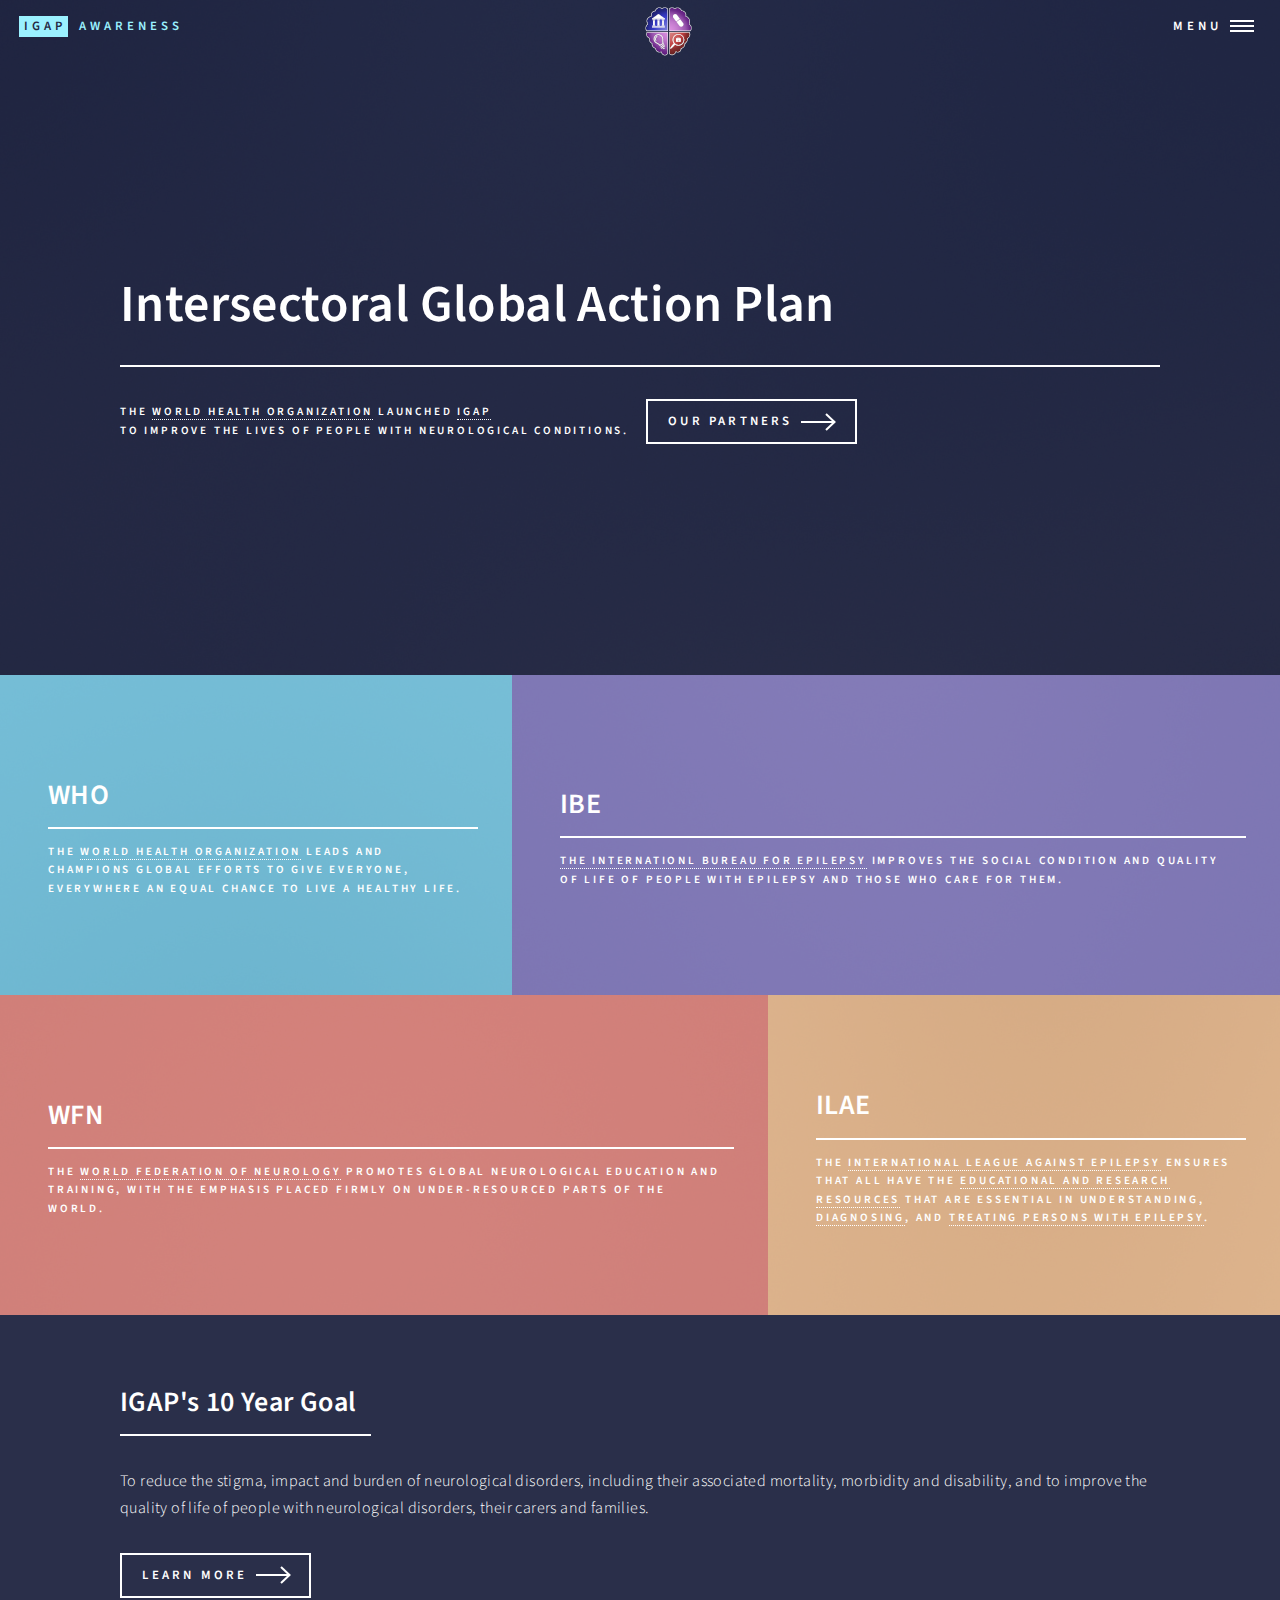
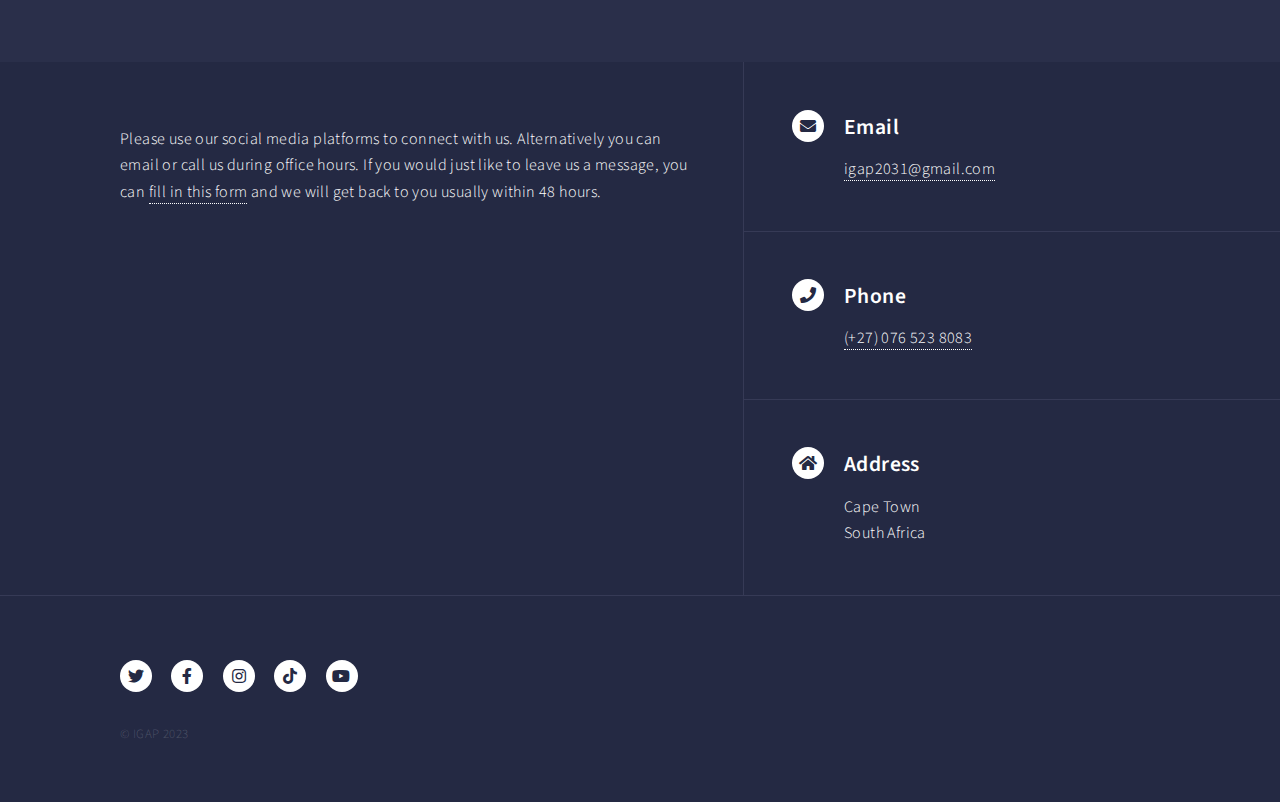
<file: index.html>
<!DOCTYPE HTML>
<html>
	<head>
		<title>IGAP Awareness</title>
		<meta charset="utf-8" />
		<meta name="viewport" content="width=device-width, initial-scale=1, user-scalable=no" />
		<link rel="stylesheet" href="assets/css/main.css" />
		<noscript><link rel="stylesheet" href="assets/css/noscript.css" /></noscript>
	</head>
	<body class="is-preload">

		<!-- Wrapper -->
			<div id="wrapper">

				<!-- Header -->
					<header id="header" class="alt">
						<a href="index.html" class="logo" title="Intersectoral Global Action Plan Awareness"><strong>IGAP</strong>  <span>Awareness</span></a>
						<div class="igap-logo">
							<img src="images/logo-60.png" width="60px" alt="lgap-logo" />	
						</div>
						<nav>
							<a href="#menu">Menu</a>
						</nav>
					</header>

				<!-- Menu -->
				<nav id="menu">
					<ul class="links">
						<li><a href="index.html">Home</a></li>
						<li><a href="landing.html">IGAP 10 Year Plan</a></li>
						<li><a href="about.html">About us</a></li>
						<li><a href="disorders.html">Neurological Disorders</a></li>
						<li><a href="resources.html">Resources</a></li>
						<li><a href="faq.html">FAQ</a></li>
						<li><a href="surveys.html">Survey</a></li>
						<li><a href="stories.html">Your Stories</a></li> 
					</ul>
				</nav>

				<!-- Banner -->
					<section id="banner" class="major">
						<div class="inner">
							<header class="major">
								<h1>Intersectoral Global Action Plan</h1>
							</header>
							<div class="content">
								<p>The <a href="https://www.who.int/publications/i/item/9789240076624" target="_blank">World Health Organization</a> launched <a href="https://www.who.int/news/item/28-04-2022-draft-intersectoral-global-action-plan-on-epilepsy-and-other-neurological-disorders-2022-2031" target="_blank">IGAP</a><br/>
									to improve the lives of people with Neurological conditions. </p>
								<ul class="actions">
									<li><a href="#one" class="button next scrolly">Our Partners</a></li>
								</ul>
							</div>
						</div>
					</section>

				<!-- Main -->
					<div id="main">

						<!-- One -->
							<section id="one" class="tiles">
								<article>
									<span class="image">
										<img src="images/pic01.jpg" alt="" />
									</span>
									<header class="major">
										<h3><a href="landing.html" class="link">WHO</a></h3>
										<p>The <a href="https://www.who.int/about/governance/world-health-assembly/seventy-third-world-health-assembly" target="_blank">World Health Organization</a> leads and champions global efforts to give everyone, everywhere an equal chance to live a healthy life.</p>
									</header>
								</article>
								<article>
									<span class="image">
										<img src="images/pic02.jpg" alt="" />
									</span>
									<header class="major">
										<h3><a href="landing.html" class="link">IBE</a></h3>
										<p><a href="https://www.ibe-epilepsy.org/initiatives/global-advocacy/" target="_blank">The Internationl Bureau for Epilepsy</a> improves the social condition and quality of life of people with epilepsy and those who care for them.</p>
									</header>
								</article>
								<article>
									<span class="image">
										<img src="images/pic06.jpg" alt="" />
									</span>
									<header class="major">
										<h3><a href="landing.html" class="link">WFN</a></h3>
										<p>The <a href="https://wfneurology.org/activities/wfn-and-who/igap-strategic-objectives" target="_blank">World Federation of Neurology</a> promotes global neurological education and training, with the emphasis placed firmly on under-resourced parts of the world.</p>
									</header>
								</article>
								<article>
									<span class="image">
										<img src="images/pic04.jpg" alt="" />
									</span>
									<header class="major">
										<h3><a href="landing.html" class="link">ILAE</a></h3>
										<p>The <a href="https://www.ilae.org/congresses/webinars/intersectoral-global-action-plan-on-epilepsy-and-other-neurological-disorders-what-s-next?amp;&amp;=amp%3B&fbclid=IwAR0j2Lh0LarWR8CMmOfjF1BZ6zl4n0AqS8VRq8g3BteXNdy5WmbooqPLF5c" target="blank">International League Against Epilepsy</a> ensures that all have the <a href="https://www.ilae.org/education" target="_blank">educational and research resources</a> that are essential in understanding, <a href="https://www.ilae.org/education/diagnostic-manual" target="_blank">diagnosing</a>, and <a href="https://www.ilae.org/education/new-primary-care-curriculum" target="_blank">treating persons with epilepsy</a>.

										</p>
									</header>
								</article>
							</section>

						<!-- Two -->
							<section id="two">
								<div class="inner">
									<header class="major">
										<h2>IGAP's 10 Year Goal</h2>
									</header>
									<p>To reduce the stigma,
										impact and burden of
										neurological disorders,
										including their
										associated mortality,
										morbidity and disability,
										and to improve the
										quality of life of people
										with neurological
										disorders, their carers
										and families.</p>
									<ul class="actions">
										<li><a href="landing.html" class="button next">Learn More</a></li>
									</ul>
								</div>
							</section>

					</div>

<!-- Contact -->
<section id="contact">
	<div class="inner">
		<section>
			Please use our social media platforms to connect with us. Alternatively you can email or call us during office hours.
			If you would just like to leave us a message, you can <a href="https://forms.gle/4BxYPmVvMBqozMMv9" target="_blank">fill in this form</a> and we will get back to you usually within 48 hours.
		</section>
		<section class="split">
			<section>
				<div class="contact-method">
					<span class="icon solid alt fa-envelope"></span>
					<h3>Email</h3>
					<a href="mailto:igap2031@gmail.com">igap2031@gmail.com</a>
				</div>
			</section>
			<section>
				<div class="contact-method">
					<span class="icon solid alt fa-phone"></span>
					<h3>Phone</h3>
					<span><a href="tel:+27765238083">(+27) 076 523 8083</a></span>
				</div>
			</section>
			<section>
				<div class="contact-method">
					<span class="icon solid alt fa-home"></span>
					<h3>Address</h3>
					<span>Cape Town<br />
						South Africa</span><br/>

					
				</div>
			</section>
		</section>
	</div>
</section>

<!-- Footer -->
<footer id="footer">
	<div class="inner">
		<ul class="icons">
			<li><a href="https://twitter.com/igap_awareness" target="_blank" class="icon brands alt fa-twitter"><span class="label">Twitter</span></a></li>
			<li><a href="https://www.facebook.com/people/IGAP-Awareness/61550295473681/" target="_blank" class="icon brands alt fa-facebook-f"><span class="label">Facebook</span></a></li>
			<li><a href="https://www.instagram.com/igap.awareness/" target="_blank" class="icon brands alt fa-instagram"><span class="label">Instagram</span></a></li>
			<li><a href="https://www.tiktok.com/@igapawareness2031" target="_blank" class="icon brands alt fa-tiktok"><span class="label">TikTok</span></a></li>
			<li><a href="https://www.youtube.com/@igapawareness" target="_blank" class="icon brands alt fa-youtube"><span class="label">YouTube</span></a></li>
		</ul>
		<ul class="copyright">
			<li>&copy; IGAP 2023</li>
		</ul>
	</div>
</footer>

</div>

<!-- Scripts -->
<script src="assets/js/jquery.min.js"></script>
<script src="assets/js/jquery.scrolly.min.js"></script>
<script src="assets/js/jquery.scrollex.min.js"></script>
<script src="assets/js/browser.min.js"></script>
<script src="assets/js/breakpoints.min.js"></script>
<script src="assets/js/util.js"></script>
<script src="assets/js/main.js"></script>

</body>
</html>
</file>
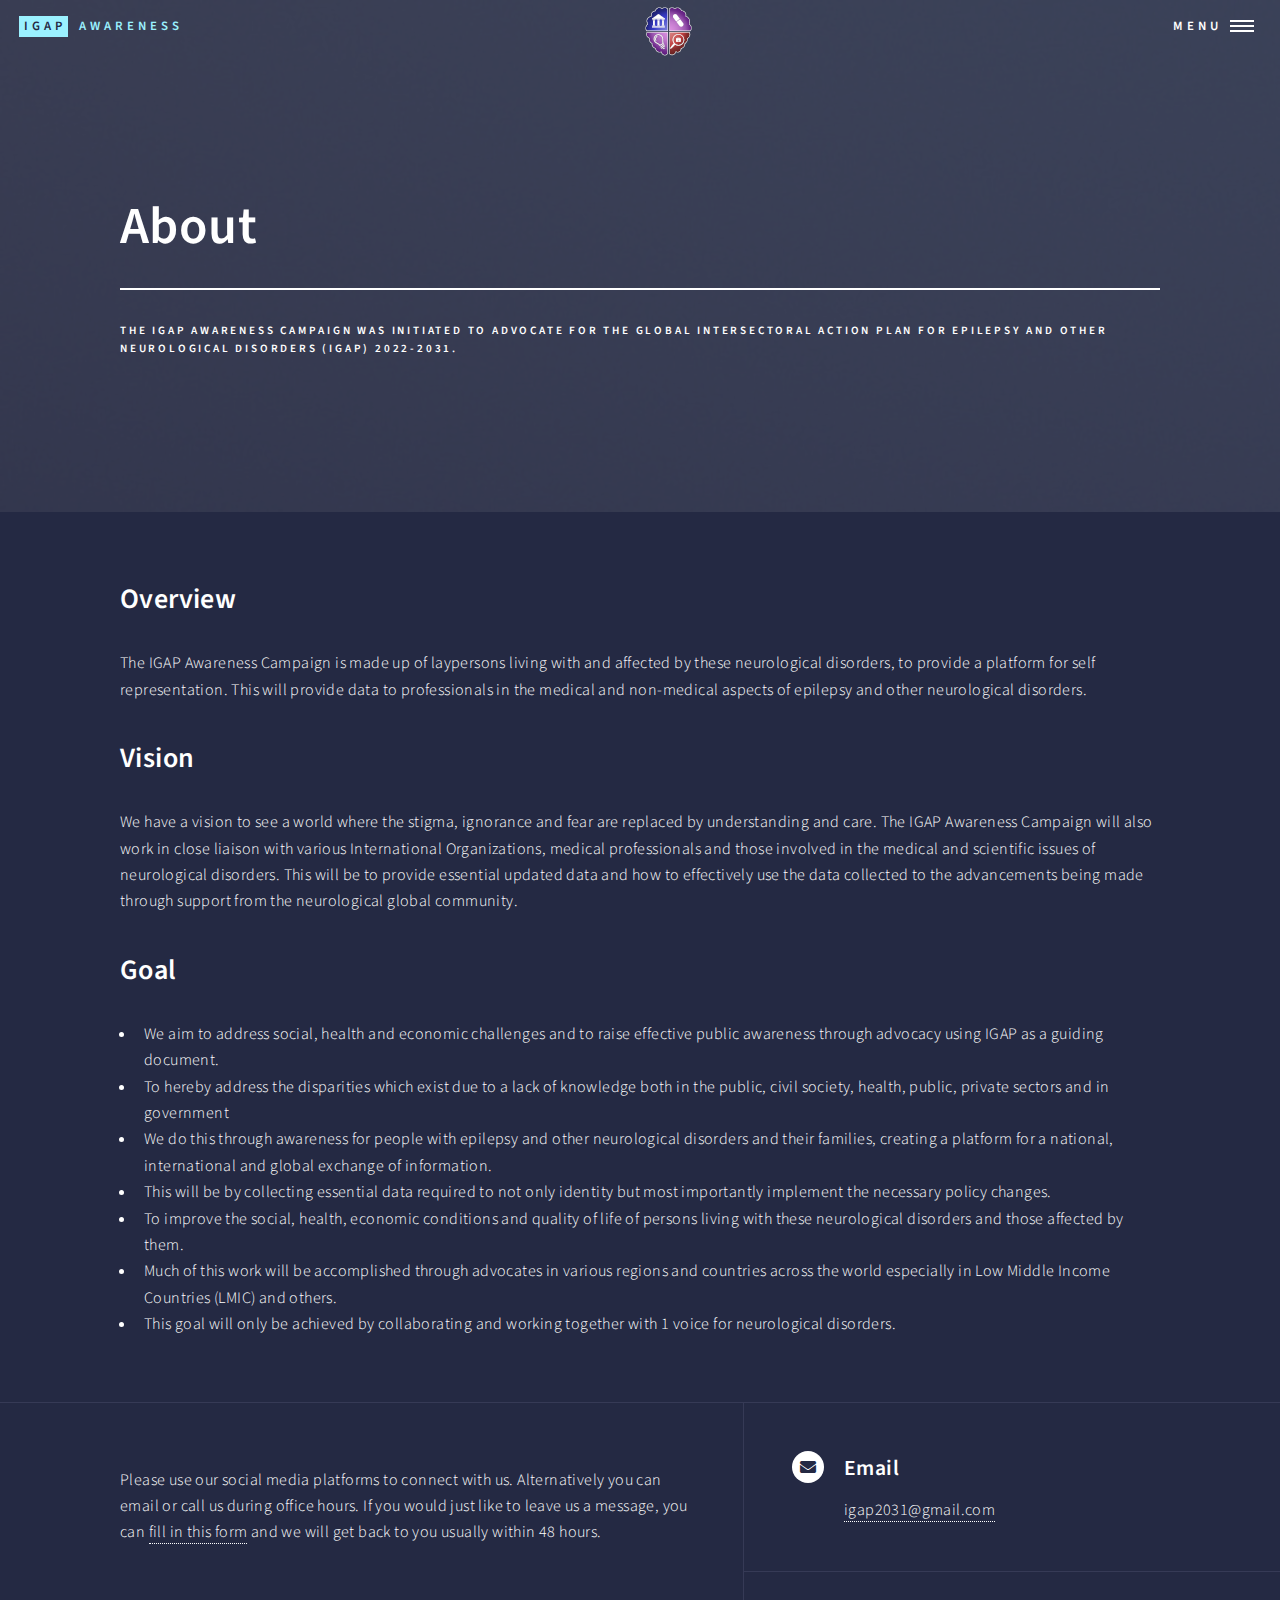
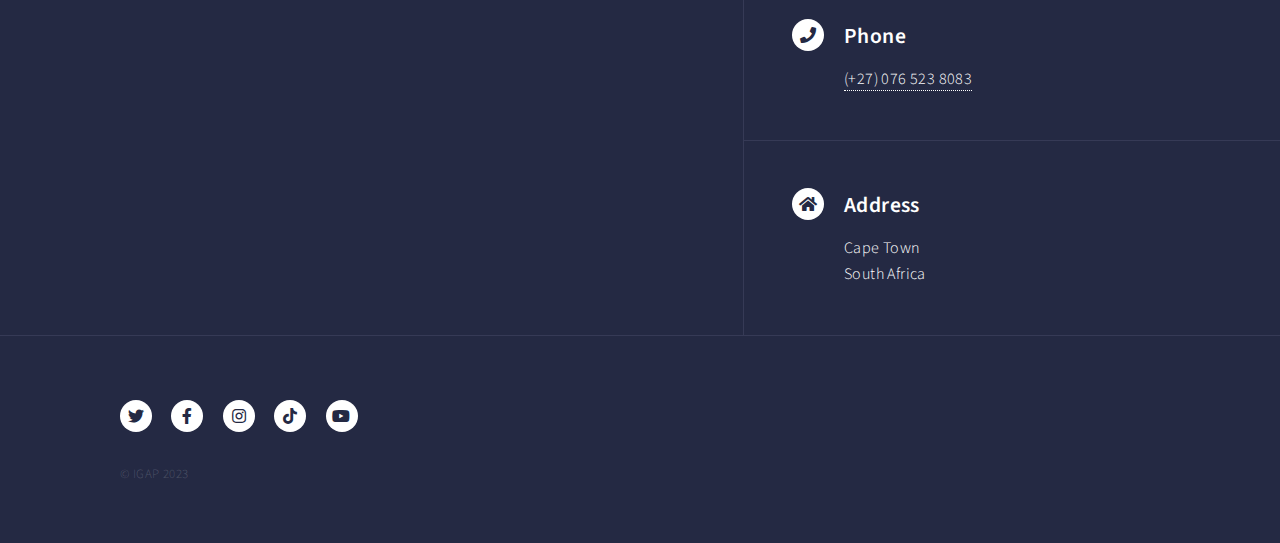
<file: about.html>
<!DOCTYPE HTML>
<html>
	<head>
		<title>IGAP Awareness</title>
		<meta charset="utf-8" />
		<meta name="viewport" content="width=device-width, initial-scale=1, user-scalable=no" />
		<link rel="stylesheet" href="assets/css/main.css" />
		<noscript><link rel="stylesheet" href="assets/css/noscript.css" /></noscript>
	</head>
	<body class="is-preload">

		<!-- Wrapper -->
			<div id="wrapper">

				<!-- Header -->
				<header id="header" class="alt">
					<a href="index.html" class="logo" title="Intersectoral Global Action Plan Awareness"><strong>IGAP</strong>  <span>Awareness</span></a>
					<div class="igap-logo">
						<img src="images/logo-60.png" width="60px" alt="lgap-logo" />	
					</div>
					<nav>
						<a href="#menu">Menu</a>
					</nav>
				</header>

				<!-- Menu -->
				<nav id="menu">
					<ul class="links">
						<li><a href="index.html">Home</a></li>
						<li><a href="landing.html">IGAP 10 Year Plan</a></li>
						<li><a href="about.html">About us</a></li>
						<li><a href="disorders.html">Neurological Disorders</a></li>
						<li><a href="resources.html">Resources</a></li>
						<li><a href="faq.html">FAQ</a></li>
						<li><a href="surveys.html">Survey</a></li>
						<li><a href="stories.html">Your Stories</a></li> 
					</ul>
				</nav>

				<!-- Banner -->
				<!-- Note: The "styleN" class below should match that of the header element. -->
				<section id="banner" class="style8">
					<div class="inner">
						<span class="image">
							<img src="images/pic08.jpg" alt="" />
						</span>
						<header class="major">
							<h1>About</h1>
						</header>
						<div class="content">
							<p>The IGAP Awareness Campaign was initiated to advocate for the Global Intersectoral Action Plan for Epilepsy
							and Other Neurological Disorders (IGAP) 2022-2031.</p>						
						</div>
					</div>
				</section>

				<!-- Main -->
					<div id="main" class="alt">

						<!-- One -->
							<section id="one">
								<div class="inner">

									<h2>Overview</h2>
									
									<p>The IGAP Awareness Campaign is made up of
									laypersons living with and affected by these neurological disorders, to provide a platform for self
									representation. This will provide data to professionals in the medical and non-medical aspects of epilepsy
									and other neurological disorders.</p>

									<h2>Vision</h2>

									<p>We have a vision to see a world where the stigma, ignorance and fear are replaced by understanding and
									care. The IGAP Awareness Campaign will also work in close liaison with various International
									Organizations, medical professionals and those involved in the medical and scientific issues of
									neurological disorders. This will be to provide essential updated data and how to effectively use the data
									collected to the advancements being made through support from the neurological global community.</p>
									
									<h2>Goal</h2>
									<ul>
									<li>We aim to address social, health and economic challenges and to raise effective public
									awareness through advocacy using IGAP as a guiding document.</li>
									<li>To hereby address the disparities which exist due to a lack of knowledge both in the public, civil
									society, health, public, private sectors and in government</li>
									<li>We do this through awareness for people with epilepsy and other neurological disorders and their
									families, creating a platform for a national, international and global exchange of information.</li>
									<li>This will be by collecting essential data required to not only identity but most importantly
									implement the necessary policy changes.</li>
									<li>To improve the social, health, economic conditions and quality of life of persons living with these
									neurological disorders and those affected by them.</li>
									<li>Much of this work will be accomplished through advocates in various regions and countries
									across the world especially in Low Middle Income Countries (LMIC) and others.</li>
									<li>This goal will only be achieved by collaborating and working together with 1 voice for neurological
									disorders.</li>
									</ul>
								</div>
							</section>

					</div>

<!-- Contact -->
<section id="contact">
	<div class="inner">
		<section>
			Please use our social media platforms to connect with us. Alternatively you can email or call us during office hours.
			If you would just like to leave us a message, you can <a href="https://forms.gle/4BxYPmVvMBqozMMv9" target="_blank">fill in this form</a> and we will get back to you usually within 48 hours.
		</section>
		<section class="split">
			<section>
				<div class="contact-method">
					<span class="icon solid alt fa-envelope"></span>
					<h3>Email</h3>
					<a href="mailto:igap2031@gmail.com">igap2031@gmail.com</a>
				</div>
			</section>
			<section>
				<div class="contact-method">
					<span class="icon solid alt fa-phone"></span>
					<h3>Phone</h3>
					<span><a href="tel:+27765238083">(+27) 076 523 8083</a></span>
				</div>
			</section>
			<section>
				<div class="contact-method">
					<span class="icon solid alt fa-home"></span>
					<h3>Address</h3>
					<span>Cape Town<br />
						South Africa</span><br/>

					
				</div>
			</section>
		</section>
	</div>
</section>

<!-- Footer -->
<footer id="footer">
	<div class="inner">
		<ul class="icons">
			<li><a href="https://twitter.com/igap_awareness" target="_blank" class="icon brands alt fa-twitter"><span class="label">Twitter</span></a></li>
			<li><a href="https://www.facebook.com/people/IGAP-Awareness/61550295473681/" target="_blank" class="icon brands alt fa-facebook-f"><span class="label">Facebook</span></a></li>
			<li><a href="https://www.instagram.com/igap.awareness/" target="_blank" class="icon brands alt fa-instagram"><span class="label">Instagram</span></a></li>
			<li><a href="https://www.tiktok.com/@igapawareness2031" target="_blank" class="icon brands alt fa-tiktok"><span class="label">TikTok</span></a></li>
			<li><a href="https://www.youtube.com/@igapawareness" target="_blank" class="icon brands alt fa-youtube"><span class="label">YouTube</span></a></li>
		</ul>
		<ul class="copyright">
			<li>&copy; IGAP 2023</li>
		</ul>
	</div>
</footer>

</div>

<!-- Scripts -->
<script src="assets/js/jquery.min.js"></script>
<script src="assets/js/jquery.scrolly.min.js"></script>
<script src="assets/js/jquery.scrollex.min.js"></script>
<script src="assets/js/browser.min.js"></script>
<script src="assets/js/breakpoints.min.js"></script>
<script src="assets/js/util.js"></script>
<script src="assets/js/main.js"></script>

</body>
</html>
</file>
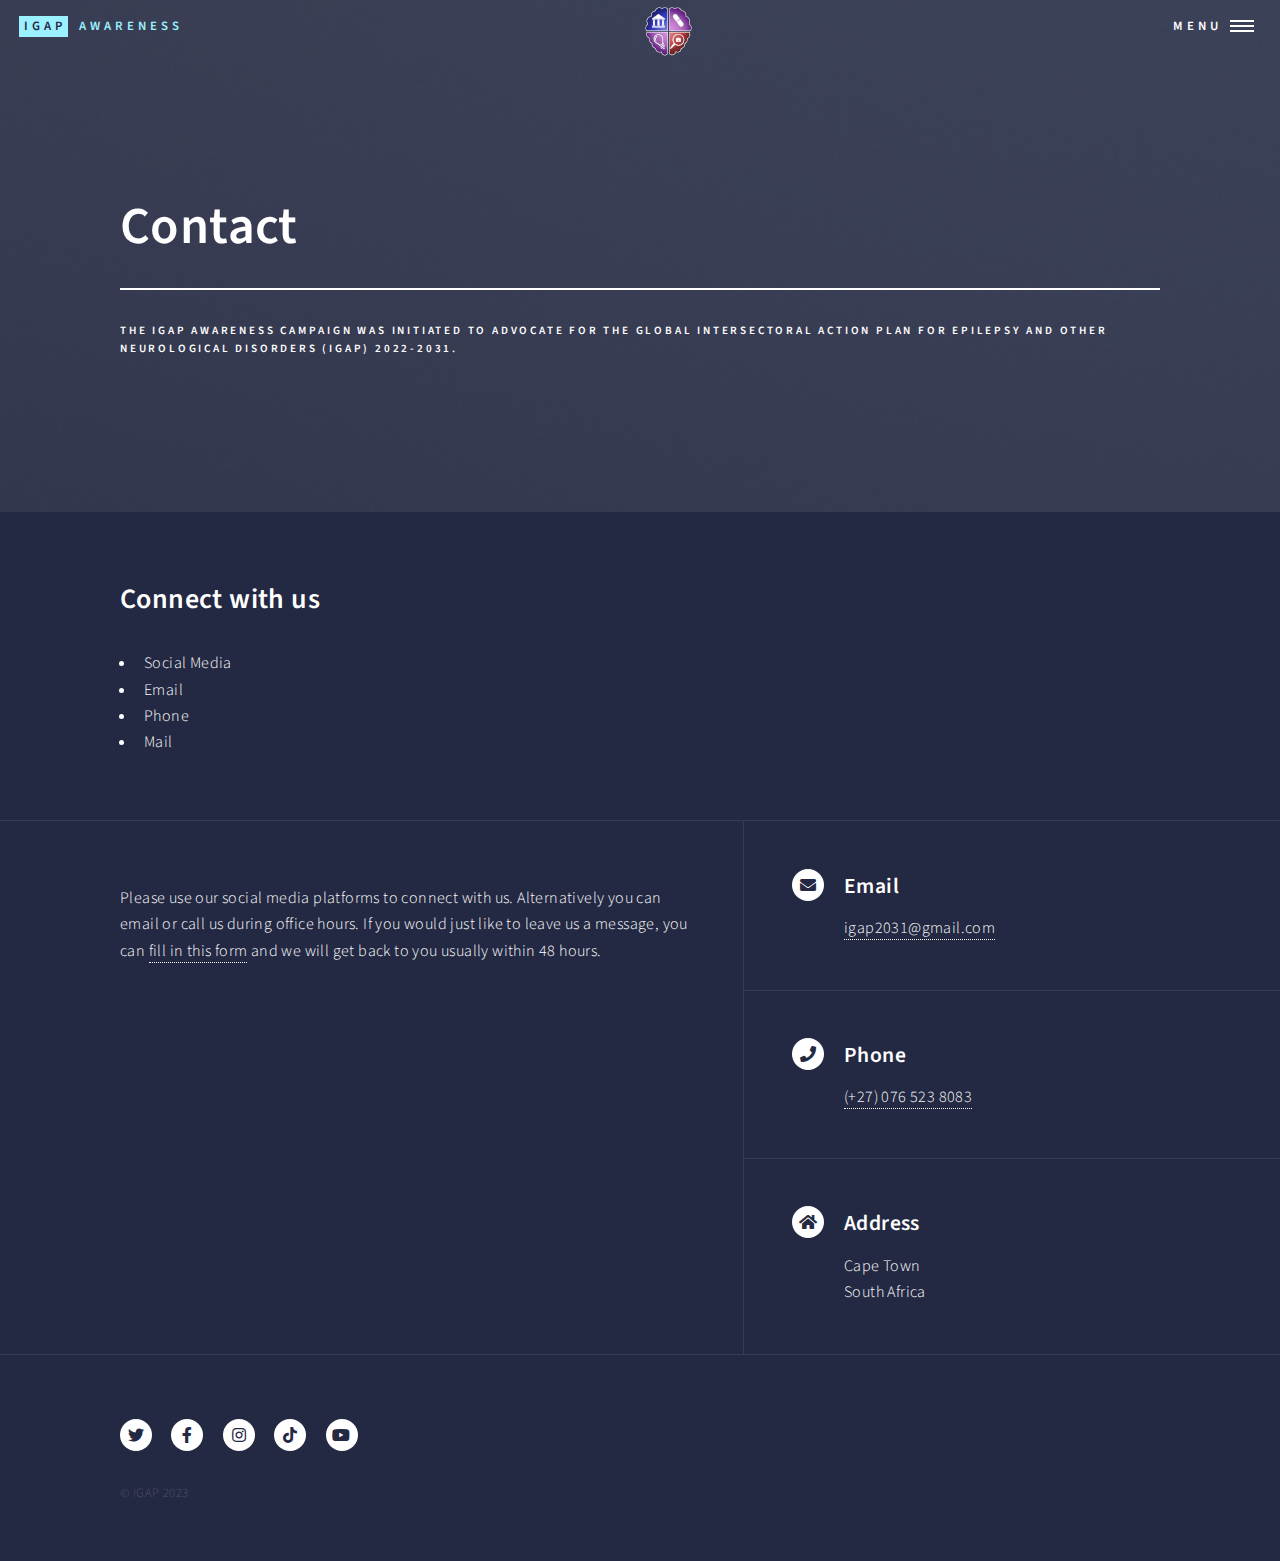
<file: contact.html>
<!DOCTYPE HTML>
<html>
	<head>
		<title>IGAP Awareness</title>
		<meta charset="utf-8" />
		<meta name="viewport" content="width=device-width, initial-scale=1, user-scalable=no" />
		<link rel="stylesheet" href="assets/css/main.css" />
		<noscript><link rel="stylesheet" href="assets/css/noscript.css" /></noscript>
	</head>
	<body class="is-preload">

		<!-- Wrapper -->
			<div id="wrapper">

				<!-- Header -->
				<header id="header" class="alt">
					<a href="index.html" class="logo" title="Intersectoral Global Action Plan Awareness"><strong>IGAP</strong>  <span>Awareness</span></a>
					<div class="igap-logo">
						<img src="images/logo-60.png" width="60px" alt="lgap-logo" />	
					</div>
					<nav>
						<a href="#menu">Menu</a>
					</nav>
				</header>

				<!-- Menu -->
				<nav id="menu">
					<ul class="links">
						<li><a href="index.html">Home</a></li>
						<li><a href="landing.html">IGAP 10 Year Plan</a></li>
						<li><a href="about.html">About us</a></li>
						<li><a href="disorders.html">Neurological Disorders</a></li>
						<li><a href="resources.html">Resources</a></li>
						<li><a href="faq.html">FAQ</a></li>
						<li><a href="surveys.html">Survey</a></li>
						<li><a href="stories.html">Your Stories</a></li> 
					</ul>
				</nav>

				<!-- Banner -->
				<!-- Note: The "styleN" class below should match that of the header element. -->
				<section id="banner" class="style8">
					<div class="inner">
						<span class="image">
							<img src="images/pic08.jpg" alt="" />
						</span>
						<header class="major">
							<h1>Contact</h1>
						</header>
						<div class="content">
							<p>The IGAP Awareness Campaign was initiated to advocate for the Global Intersectoral Action Plan for Epilepsy
							and Other Neurological Disorders (IGAP) 2022-2031.</p>						</div>
					</div>
				</section>

				<!-- Main -->
					<div id="main" class="alt">

						<!-- One -->
							<section id="one">
								<div class="inner">

									<h2>Connect with us</h2>
									
									<ul>
										<li>Social Media</li>
										<li>Email</li>
										<li>Phone</li>
										<li>Mail</li>
									</ul>
								</div>
							</section>

					</div>

<!-- Contact -->
<section id="contact">
	<div class="inner">
		<section>
			Please use our social media platforms to connect with us. Alternatively you can email or call us during office hours.
			If you would just like to leave us a message, you can <a href="https://forms.gle/4BxYPmVvMBqozMMv9" target="_blank">fill in this form</a> and we will get back to you usually within 48 hours.
		</section>
		<section class="split">
			<section>
				<div class="contact-method">
					<span class="icon solid alt fa-envelope"></span>
					<h3>Email</h3>
					<a href="mailto:igap2031@gmail.com">igap2031@gmail.com</a>
				</div>
			</section>
			<section>
				<div class="contact-method">
					<span class="icon solid alt fa-phone"></span>
					<h3>Phone</h3>
					<span><a href="tel:+27765238083">(+27) 076 523 8083</a></span>
				</div>
			</section>
			<section>
				<div class="contact-method">
					<span class="icon solid alt fa-home"></span>
					<h3>Address</h3>
					<span>Cape Town<br />
						South Africa</span><br/>

					
				</div>
			</section>
		</section>
	</div>
</section>

<!-- Footer -->
<footer id="footer">
	<div class="inner">
		<ul class="icons">
			<li><a href="https://twitter.com/igap_awareness" target="_blank" class="icon brands alt fa-twitter"><span class="label">Twitter</span></a></li>
			<li><a href="https://www.facebook.com/people/IGAP-Awareness/61550295473681/" target="_blank" class="icon brands alt fa-facebook-f"><span class="label">Facebook</span></a></li>
			<li><a href="https://www.instagram.com/igap.awareness/" target="_blank" class="icon brands alt fa-instagram"><span class="label">Instagram</span></a></li>
			<li><a href="https://www.tiktok.com/@igapawareness2031" target="_blank" class="icon brands alt fa-tiktok"><span class="label">TikTok</span></a></li>
			<li><a href="https://www.youtube.com/@igapawareness" target="_blank" class="icon brands alt fa-youtube"><span class="label">YouTube</span></a></li>
		</ul>
		<ul class="copyright">
			<li>&copy; IGAP 2023</li>
		</ul>
	</div>
</footer>

</div>

<!-- Scripts -->
<script src="assets/js/jquery.min.js"></script>
<script src="assets/js/jquery.scrolly.min.js"></script>
<script src="assets/js/jquery.scrollex.min.js"></script>
<script src="assets/js/browser.min.js"></script>
<script src="assets/js/breakpoints.min.js"></script>
<script src="assets/js/util.js"></script>
<script src="assets/js/main.js"></script>

</body>
</html>
</file>
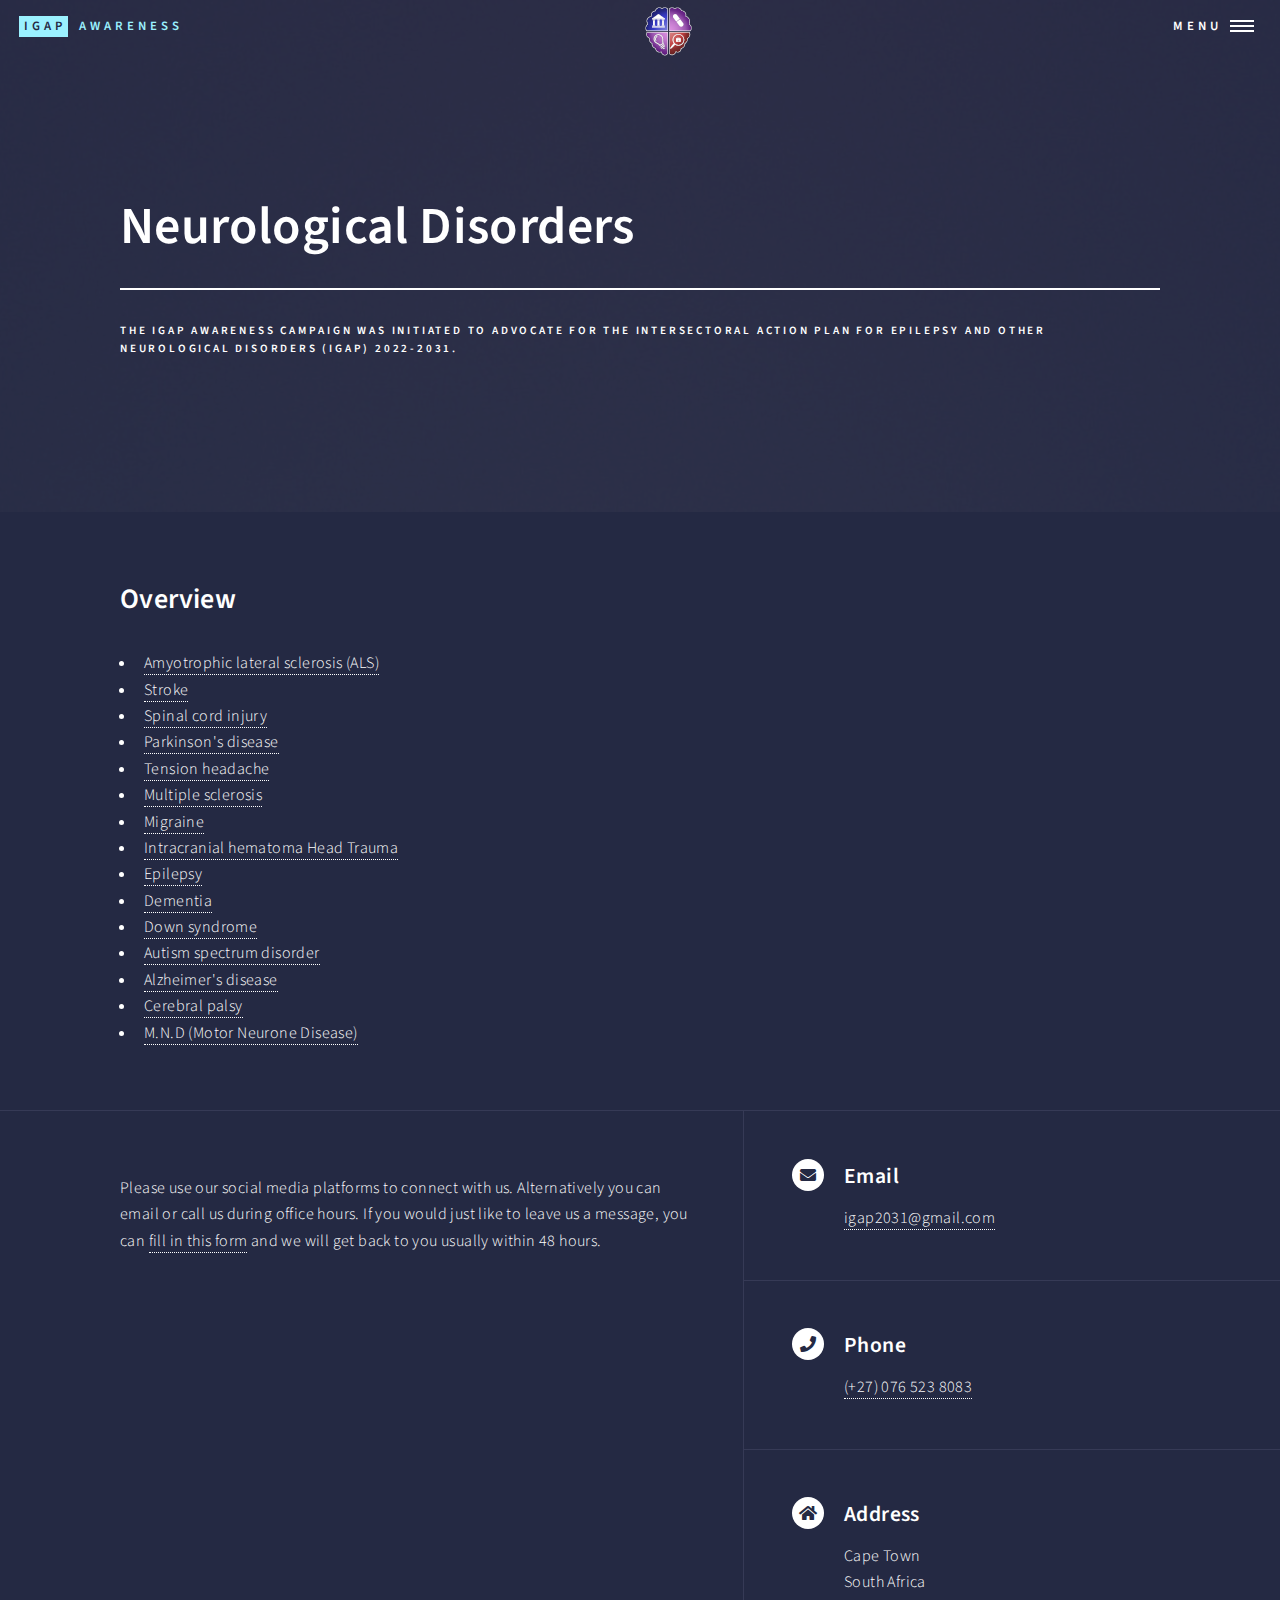
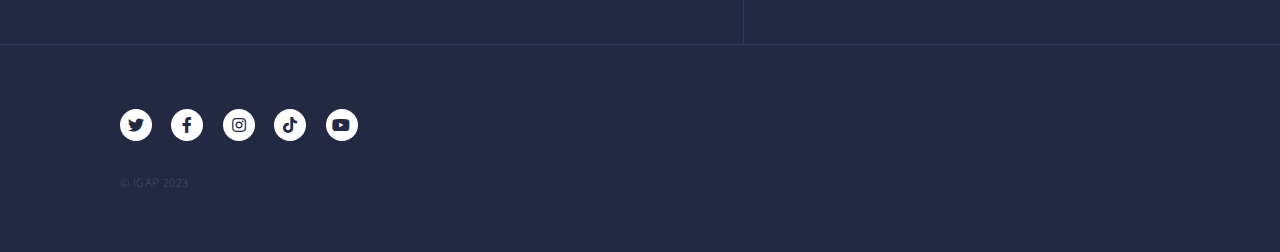
<file: disorders.html>
<!DOCTYPE HTML>
<html>
	<head>
		<title>IGAP Awareness</title>
		<meta charset="utf-8" />
		<meta name="viewport" content="width=device-width, initial-scale=1, user-scalable=no" />
		<link rel="stylesheet" href="assets/css/main.css" />
		<noscript><link rel="stylesheet" href="assets/css/noscript.css" /></noscript>
	</head>
	<body class="is-preload">

		<!-- Wrapper -->
			<div id="wrapper">

				<!-- Header -->
				<header id="header" class="alt">
					<a href="index.html" class="logo" title="Intersectoral Global Action Plan Awareness"><strong>IGAP</strong>  <span>Awareness</span></a>
					<div class="igap-logo">
						<img src="images/logo-60.png" width="60px" alt="lgap-logo" />	
					</div>
					<nav>
						<a href="#menu">Menu</a>
					</nav>
				</header>

				<!-- Menu -->
				<nav id="menu">
					<ul class="links">
						<li><a href="index.html">Home</a></li>
						<li><a href="landing.html">IGAP 10 Year Plan</a></li>
						<li><a href="about.html">About us</a></li>
						<li><a href="disorders.html">Neurological Disorders</a></li>
						<li><a href="resources.html">Resources</a></li>
						<li><a href="faq.html">FAQ</a></li>
						<li><a href="surveys.html">Survey</a></li>
						<li><a href="stories.html">Your Stories</a></li> 
					</ul>
				</nav>

				<!-- Banner -->
				<!-- Note: The "styleN" class below should match that of the header element. -->
				<section id="banner" class="style11">
					<div class="inner">
						<span class="image">
							<img src="images/pic11.jpg" alt="" />
						</span>
						<header class="major">
							<h1>Neurological Disorders</h1>
						</header>
						<div class="content">
							<p>The IGAP Awareness Campaign was initiated to advocate for the Intersectoral Action Plan for Epilepsy
							and Other Neurological Disorders (IGAP) 2022-2031.</p>						</div>
					</div>
				</section>

				<!-- Main -->
					<div id="main" class="alt">

						<!-- One -->
							<section id="one">
								<div class="inner">
									<h2>Overview</h2>
									<ul>
										<li><a href="https://www.mayoclinic.org/diseases-conditions/amyotrophic-lateral-sclerosis/symptoms-causes/syc-20354022" target="_blank">Amyotrophic lateral sclerosis (ALS)</a></li>
										<li><a href="https://www.mayoclinic.org/diseases-conditions/stroke/symptoms-causes/syc-20350113" target="_blank">Stroke</a></li>
										<li><a href="https://www.mayoclinic.org/diseases-conditions/spinal-cord-injury/symptoms-causes/syc-20377890" target="_blank">Spinal cord injury</a></li>
										<li><a href="https://www.mayoclinic.org/diseases-conditions/parkinsons-disease/symptoms-causes/syc-20376055" target="_blank">Parkinson's disease</a></li>
										<li><a href="https://www.mayoclinic.org/diseases-conditions/tension-headache/symptoms-causes/syc-20353977" target="_blank">Tension headache</a></li>
										<li><a href="https://www.mayoclinic.org/diseases-conditions/multiple-sclerosis/symptoms-causes/syc-20350269" target="_blank">Multiple sclerosis</a></li>
										<li><a href="https://www.mayoclinic.org/diseases-conditions/migraine-headache/symptoms-causes/syc-20360201" target="_blank">Migraine</a></li>
										<li><a href="https://www.mayoclinic.org/diseases-conditions/intracranial-hematoma/symptoms-causes/syc-20356145" target="_blank">Intracranial hematoma  Head Trauma</a></li>
										<li><a href="https://www.mayoclinic.org/diseases-conditions/epilepsy/symptoms-causes/syc-20350093" target="_blank">Epilepsy</a></li>
										<li><a href="https://www.mayoclinic.org/diseases-conditions/dementia/symptoms-causes/syc-20352013" target="_blank">Dementia</a></li>
										<li><a href="https://www.mayoclinic.org/diseases-conditions/down-syndrome/symptoms-causes/syc-20355977" target="_blank">Down syndrome</a></li>
										<li><a href="https://www.mayoclinic.org/diseases-conditions/autism-spectrum-disorder/symptoms-causes/syc-20352928" target="_blank">Autism spectrum disorder</a></li>
										<li><a href="https://www.mayoclinic.org/diseases-conditions/alzheimers-disease/symptoms-causes/syc-20350447" target="_blank">Alzheimer's disease</a></li>
										<li><a href="https://www.mayoclinic.org/diseases-conditions/cerebral-palsy/symptoms-causes/syc-20353999" target="_blank">Cerebral palsy</a></li>
										<li><a href="https://www.nhs.uk/conditions/motor-neurone-disease/" target="_blank">M.N.D (Motor Neurone Disease)</a> </li>
									</ul>
								</div>
							</section>

					</div>

<!-- Contact -->
<section id="contact">
	<div class="inner">
		<section>
			Please use our social media platforms to connect with us. Alternatively you can email or call us during office hours.
			If you would just like to leave us a message, you can <a href="https://forms.gle/4BxYPmVvMBqozMMv9" target="_blank">fill in this form</a> and we will get back to you usually within 48 hours.
		</section>
		<section class="split">
			<section>
				<div class="contact-method">
					<span class="icon solid alt fa-envelope"></span>
					<h3>Email</h3>
					<a href="mailto:igap2031@gmail.com">igap2031@gmail.com</a>
				</div>
			</section>
			<section>
				<div class="contact-method">
					<span class="icon solid alt fa-phone"></span>
					<h3>Phone</h3>
					<span><a href="tel:+27765238083">(+27) 076 523 8083</a></span>
				</div>
			</section>
			<section>
				<div class="contact-method">
					<span class="icon solid alt fa-home"></span>
					<h3>Address</h3>
					<span>Cape Town<br />
						South Africa</span><br/>

					
				</div>
			</section>
		</section>
	</div>
</section>

<!-- Footer -->
<footer id="footer">
	<div class="inner">
		<ul class="icons">
			<li><a href="https://twitter.com/igap_awareness" target="_blank" class="icon brands alt fa-twitter"><span class="label">Twitter</span></a></li>
			<li><a href="https://www.facebook.com/people/IGAP-Awareness/61550295473681/" target="_blank" class="icon brands alt fa-facebook-f"><span class="label">Facebook</span></a></li>
			<li><a href="https://www.instagram.com/igap.awareness/" target="_blank" class="icon brands alt fa-instagram"><span class="label">Instagram</span></a></li>
			<li><a href="https://www.tiktok.com/@igapawareness2031" target="_blank" class="icon brands alt fa-tiktok"><span class="label">TikTok</span></a></li>
			<li><a href="https://www.youtube.com/@igapawareness" target="_blank" class="icon brands alt fa-youtube"><span class="label">YouTube</span></a></li>
		</ul>
		<ul class="copyright">
			<li>&copy; IGAP 2023</li>
		</ul>
	</div>
</footer>

</div>

<!-- Scripts -->
<script src="assets/js/jquery.min.js"></script>
<script src="assets/js/jquery.scrolly.min.js"></script>
<script src="assets/js/jquery.scrollex.min.js"></script>
<script src="assets/js/browser.min.js"></script>
<script src="assets/js/breakpoints.min.js"></script>
<script src="assets/js/util.js"></script>
<script src="assets/js/main.js"></script>

</body>
</html>
</file>
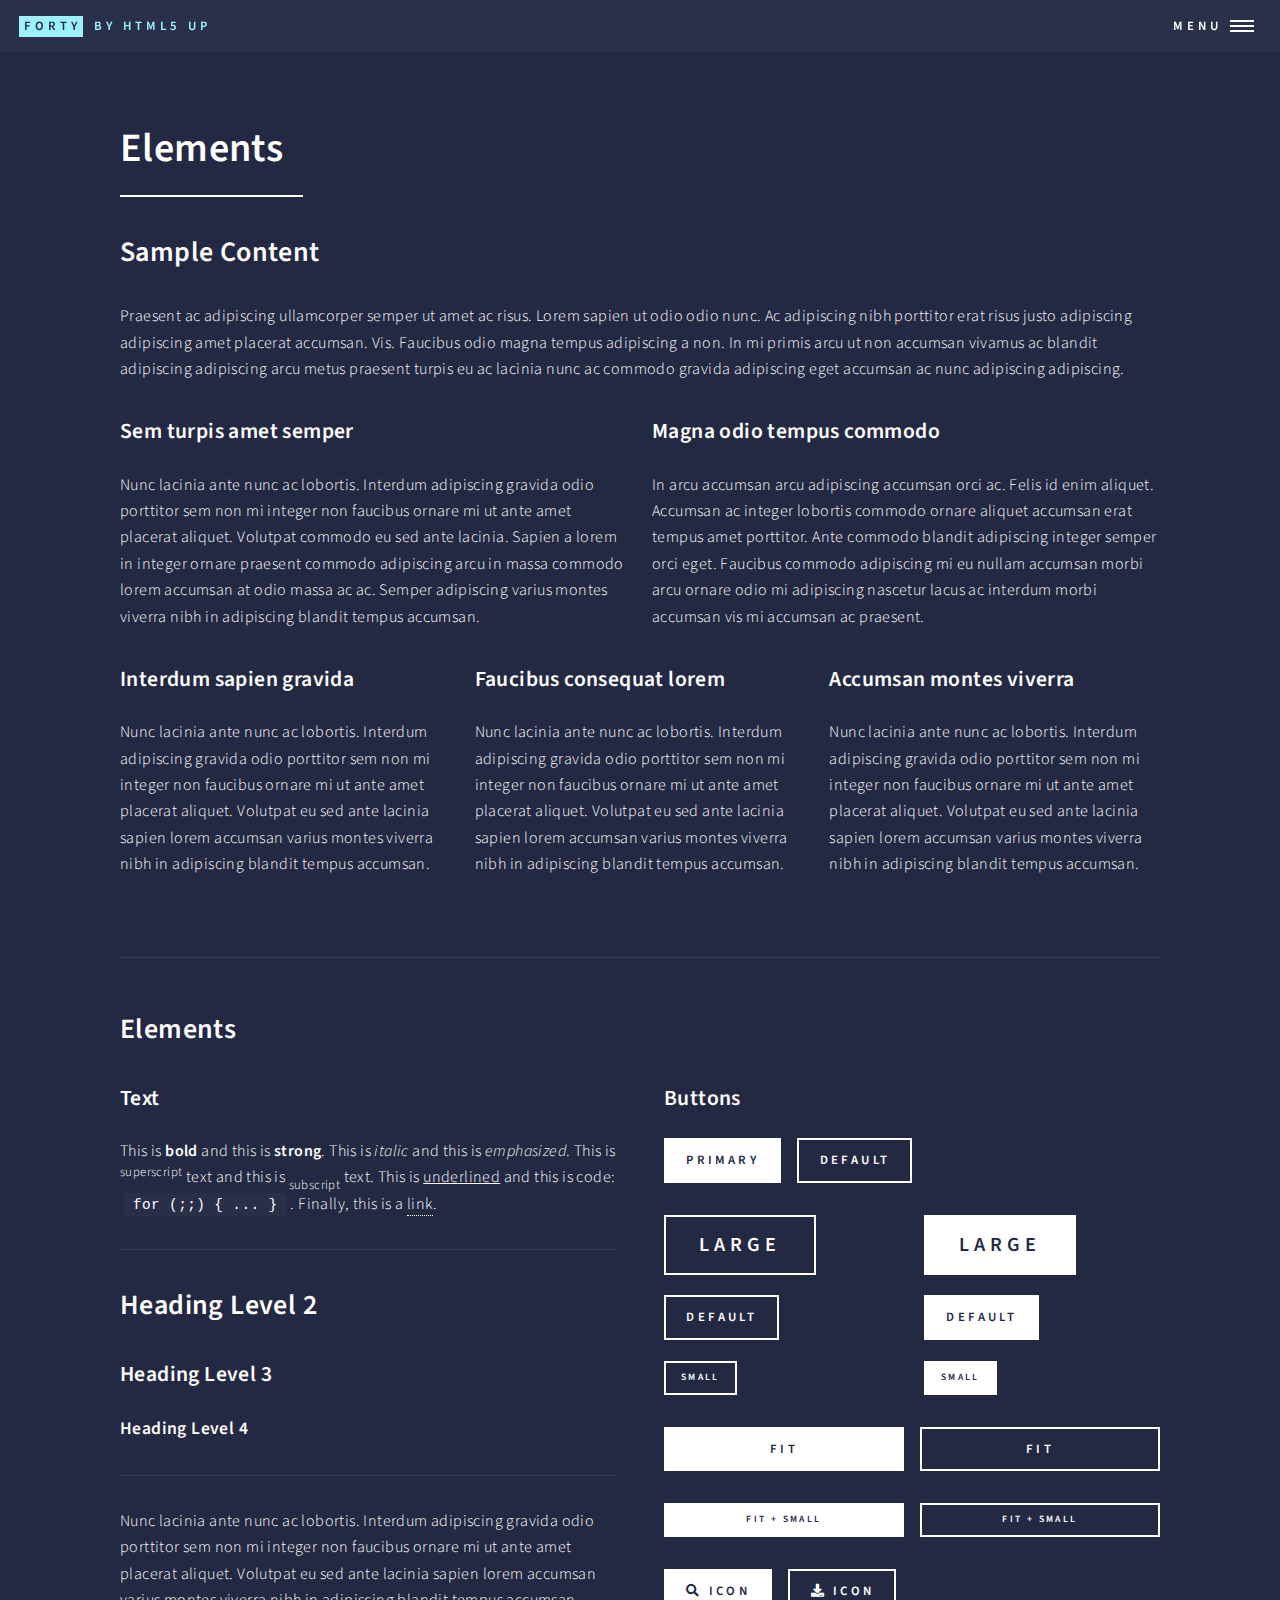
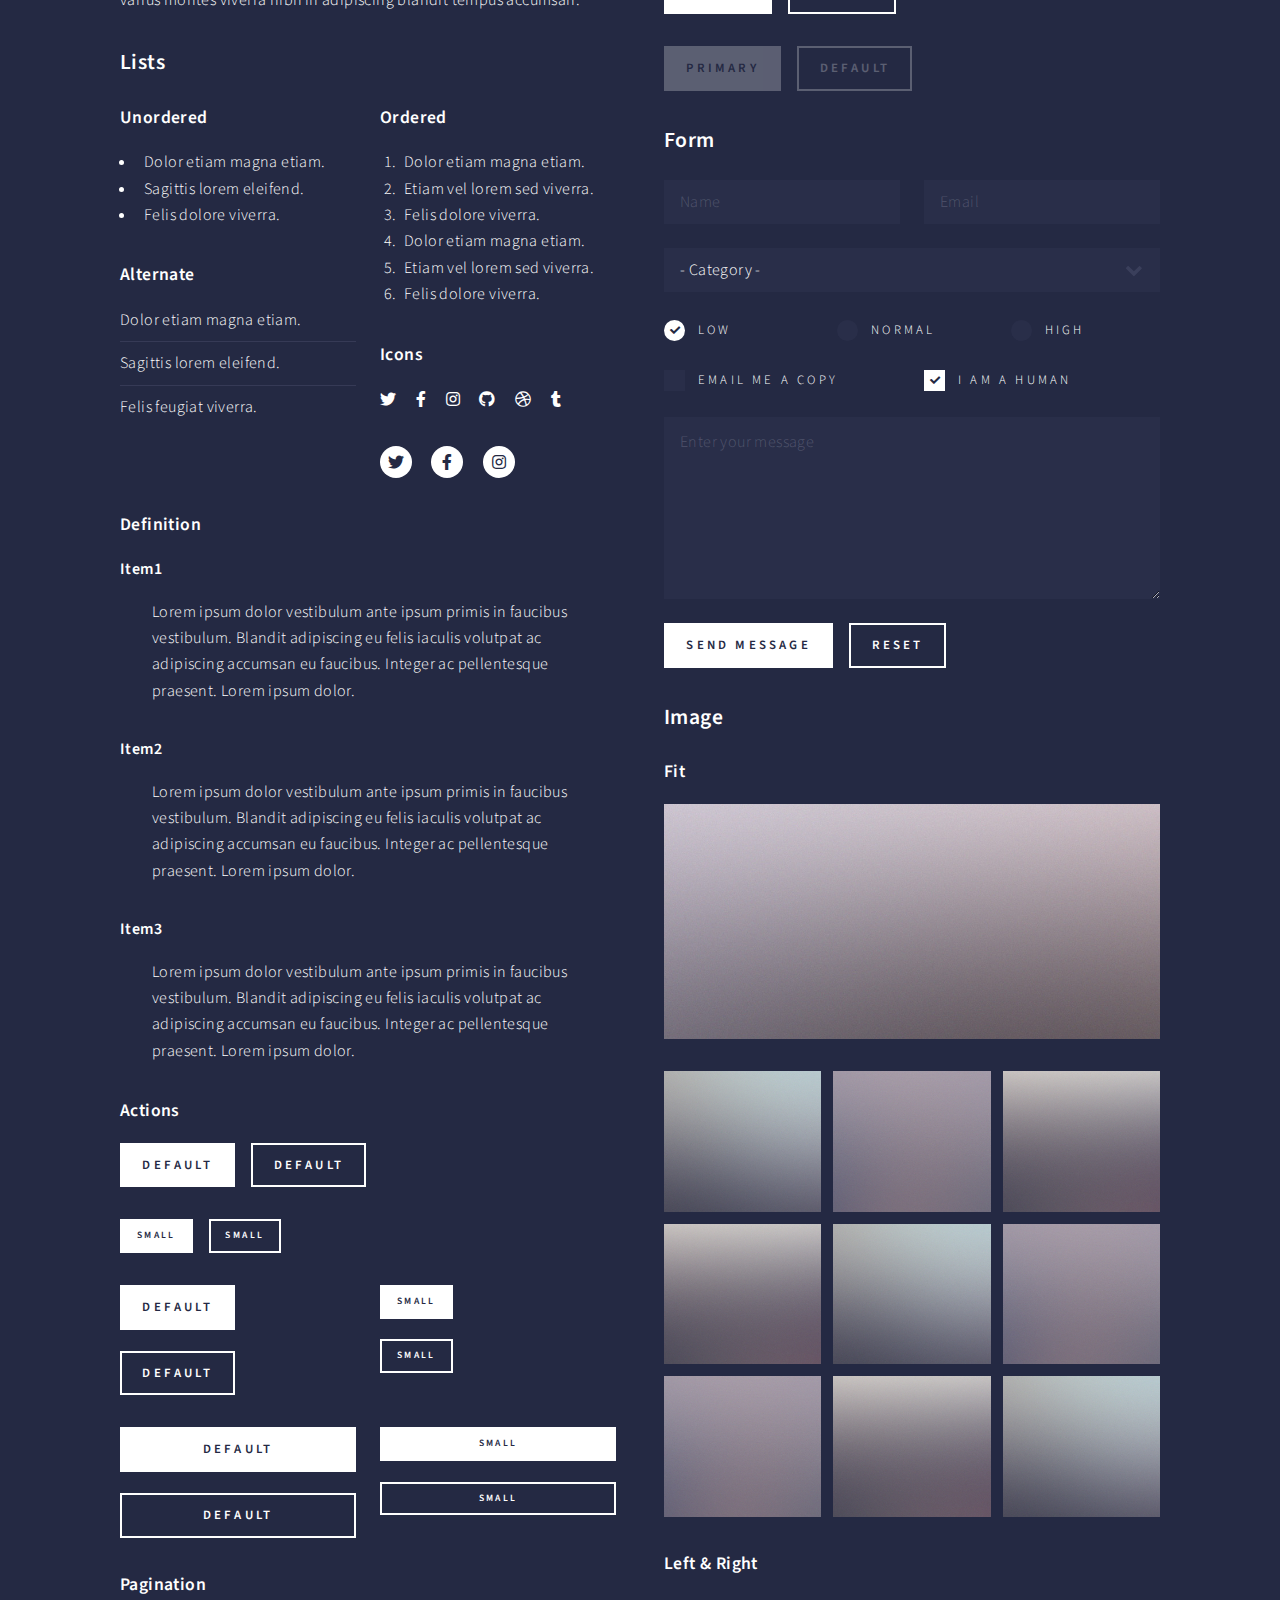
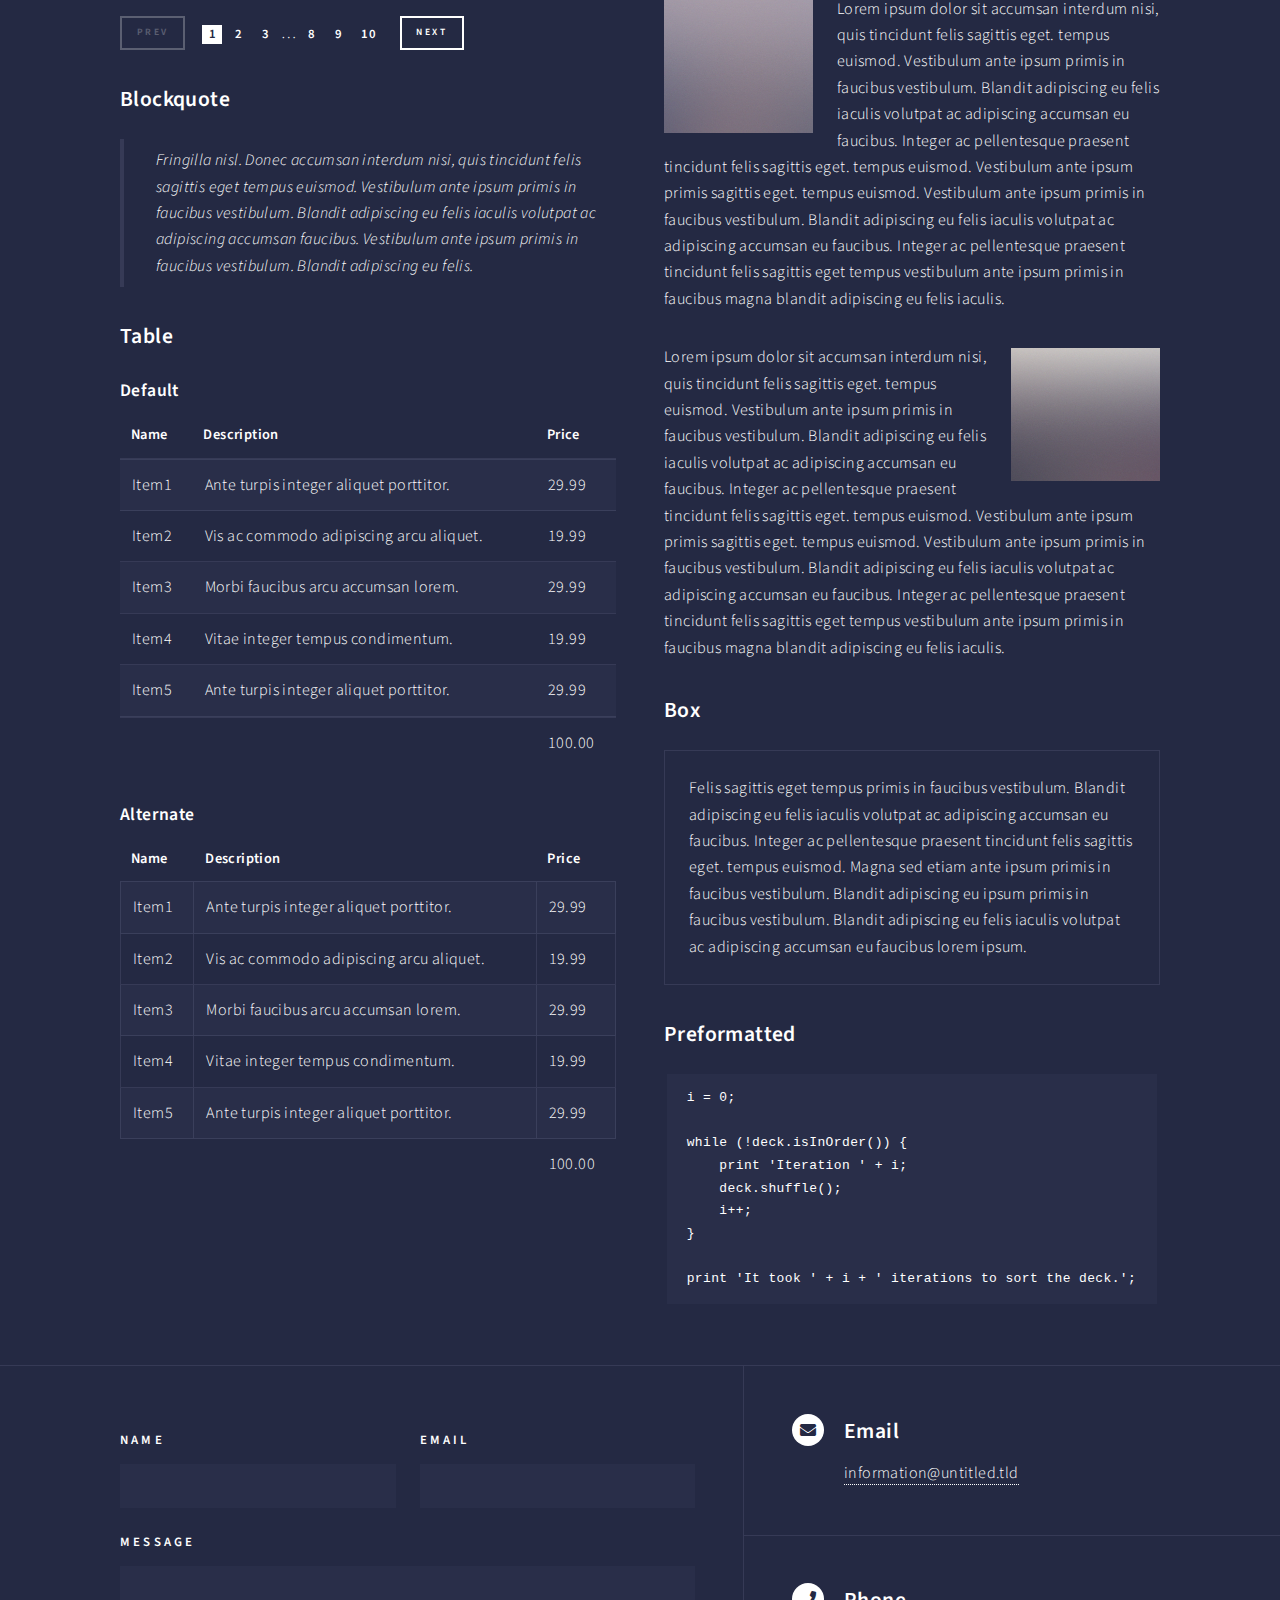
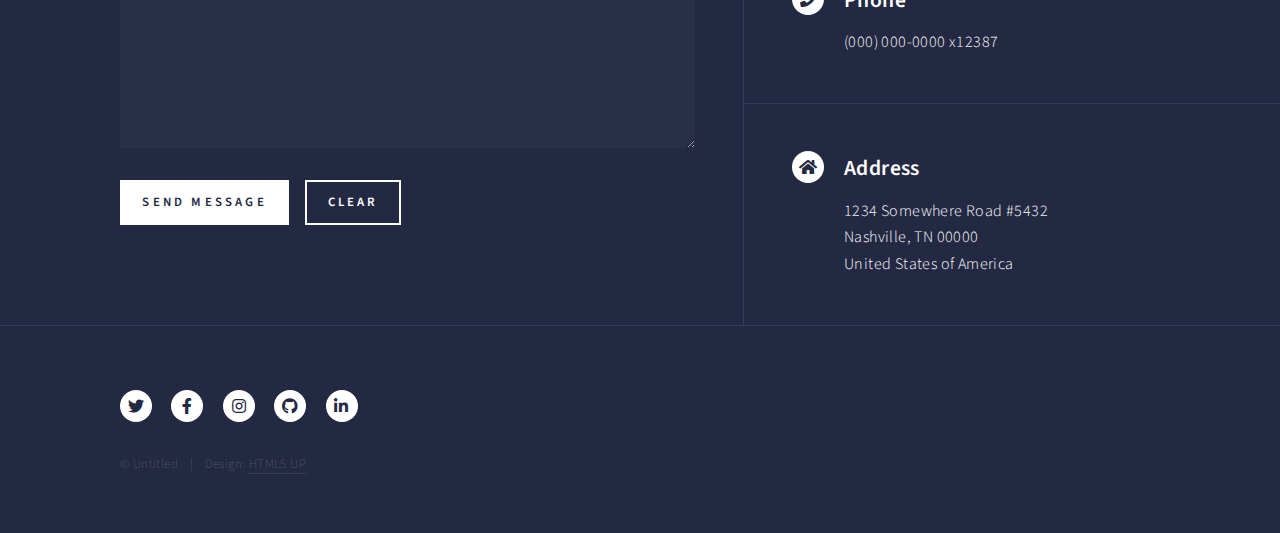
<file: elements.html>
<!DOCTYPE HTML>
<!--
	Forty by HTML5 UP
	html5up.net | @ajlkn
	Free for personal and commercial use under the CCA 3.0 license (html5up.net/license)
-->
<html>
	<head>
		<title>Elements - Forty by HTML5 UP</title>
		<meta charset="utf-8" />
		<meta name="viewport" content="width=device-width, initial-scale=1, user-scalable=no" />
		<link rel="stylesheet" href="assets/css/main.css" />
		<noscript><link rel="stylesheet" href="assets/css/noscript.css" /></noscript>
	</head>
	<body class="is-preload">

		<!-- Wrapper -->
			<div id="wrapper">

				<!-- Header -->
					<header id="header">
						<a href="index.html" class="logo"><strong>Forty</strong> <span>by HTML5 UP</span></a>
						<nav>
							<a href="#menu">Menu</a>
						</nav>
					</header>

				<!-- Menu -->
					<nav id="menu">
						<ul class="links">
							<li><a href="index.html">Home</a></li>
							<li><a href="landing.html">Landing</a></li>
							<li><a href="generic.html">Generic</a></li>
							<li><a href="elements.html">Elements</a></li>
						</ul>
						<ul class="actions stacked">
							<li><a href="#" class="button primary fit">Get Started</a></li>
							<li><a href="#" class="button fit">Log In</a></li>
						</ul>
					</nav>

				<!-- Main -->
					<div id="main" class="alt">

						<!-- One -->
							<section id="one">
								<div class="inner">
									<header class="major">
										<h1>Elements</h1>
									</header>

									<!-- Content -->
										<h2 id="content">Sample Content</h2>
										<p>Praesent ac adipiscing ullamcorper semper ut amet ac risus. Lorem sapien ut odio odio nunc. Ac adipiscing nibh porttitor erat risus justo adipiscing adipiscing amet placerat accumsan. Vis. Faucibus odio magna tempus adipiscing a non. In mi primis arcu ut non accumsan vivamus ac blandit adipiscing adipiscing arcu metus praesent turpis eu ac lacinia nunc ac commodo gravida adipiscing eget accumsan ac nunc adipiscing adipiscing.</p>
										<div class="row">
											<div class="col-6 col-12-small">
												<h3>Sem turpis amet semper</h3>
												<p>Nunc lacinia ante nunc ac lobortis. Interdum adipiscing gravida odio porttitor sem non mi integer non faucibus ornare mi ut ante amet placerat aliquet. Volutpat commodo eu sed ante lacinia. Sapien a lorem in integer ornare praesent commodo adipiscing arcu in massa commodo lorem accumsan at odio massa ac ac. Semper adipiscing varius montes viverra nibh in adipiscing blandit tempus accumsan.</p>
											</div>
											<div class="col-6 col-12-small">
												<h3>Magna odio tempus commodo</h3>
												<p>In arcu accumsan arcu adipiscing accumsan orci ac. Felis id enim aliquet. Accumsan ac integer lobortis commodo ornare aliquet accumsan erat tempus amet porttitor. Ante commodo blandit adipiscing integer semper orci eget. Faucibus commodo adipiscing mi eu nullam accumsan morbi arcu ornare odio mi adipiscing nascetur lacus ac interdum morbi accumsan vis mi accumsan ac praesent.</p>
											</div>
											<!-- Break -->
											<div class="col-4 col-12-medium">
												<h3>Interdum sapien gravida</h3>
												<p>Nunc lacinia ante nunc ac lobortis. Interdum adipiscing gravida odio porttitor sem non mi integer non faucibus ornare mi ut ante amet placerat aliquet. Volutpat eu sed ante lacinia sapien lorem accumsan varius montes viverra nibh in adipiscing blandit tempus accumsan.</p>
											</div>
											<div class="col-4 col-12-medium">
												<h3>Faucibus consequat lorem</h3>
												<p>Nunc lacinia ante nunc ac lobortis. Interdum adipiscing gravida odio porttitor sem non mi integer non faucibus ornare mi ut ante amet placerat aliquet. Volutpat eu sed ante lacinia sapien lorem accumsan varius montes viverra nibh in adipiscing blandit tempus accumsan.</p>
											</div>
											<div class="col-4 col-12-medium">
												<h3>Accumsan montes viverra</h3>
												<p>Nunc lacinia ante nunc ac lobortis. Interdum adipiscing gravida odio porttitor sem non mi integer non faucibus ornare mi ut ante amet placerat aliquet. Volutpat eu sed ante lacinia sapien lorem accumsan varius montes viverra nibh in adipiscing blandit tempus accumsan.</p>
											</div>
										</div>

									<hr class="major" />

									<!-- Elements -->
										<h2 id="elements">Elements</h2>
										<div class="row gtr-200">
											<div class="col-6 col-12-medium">

												<!-- Text stuff -->
													<h3>Text</h3>
													<p>This is <b>bold</b> and this is <strong>strong</strong>. This is <i>italic</i> and this is <em>emphasized</em>.
													This is <sup>superscript</sup> text and this is <sub>subscript</sub> text.
													This is <u>underlined</u> and this is code: <code>for (;;) { ... }</code>.
													Finally, this is a <a href="#">link</a>.</p>
													<hr />
													<h2>Heading Level 2</h2>
													<h3>Heading Level 3</h3>
													<h4>Heading Level 4</h4>
													<hr />
													<p>Nunc lacinia ante nunc ac lobortis. Interdum adipiscing gravida odio porttitor sem non mi integer non faucibus ornare mi ut ante amet placerat aliquet. Volutpat eu sed ante lacinia sapien lorem accumsan varius montes viverra nibh in adipiscing blandit tempus accumsan.</p>

												<!-- Lists -->
													<h3>Lists</h3>
													<div class="row">
														<div class="col-6 col-12-small">

															<h4>Unordered</h4>
															<ul>
																<li>Dolor etiam magna etiam.</li>
																<li>Sagittis lorem eleifend.</li>
																<li>Felis dolore viverra.</li>
															</ul>

															<h4>Alternate</h4>
															<ul class="alt">
																<li>Dolor etiam magna etiam.</li>
																<li>Sagittis lorem eleifend.</li>
																<li>Felis feugiat viverra.</li>
															</ul>

														</div>
														<div class="col-6 col-12-small">

															<h4>Ordered</h4>
															<ol>
																<li>Dolor etiam magna etiam.</li>
																<li>Etiam vel lorem sed viverra.</li>
																<li>Felis dolore viverra.</li>
																<li>Dolor etiam magna etiam.</li>
																<li>Etiam vel lorem sed viverra.</li>
																<li>Felis dolore viverra.</li>
															</ol>

															<h4>Icons</h4>
															<ul class="icons">
																<li><a href="#" class="icon brands fa-twitter"><span class="label">Twitter</span></a></li>
																<li><a href="#" class="icon brands fa-facebook-f"><span class="label">Facebook</span></a></li>
																<li><a href="#" class="icon brands fa-instagram"><span class="label">Instagram</span></a></li>
																<li><a href="#" class="icon brands fa-github"><span class="label">Github</span></a></li>
																<li><a href="#" class="icon brands fa-dribbble"><span class="label">Dribbble</span></a></li>
																<li><a href="#" class="icon brands fa-tumblr"><span class="label">Tumblr</span></a></li>
															</ul>
															<ul class="icons">
																<li><a href="#" class="icon brands alt fa-twitter"><span class="label">Twitter</span></a></li>
																<li><a href="#" class="icon brands alt fa-facebook-f"><span class="label">Facebook</span></a></li>
																<li><a href="#" class="icon brands alt fa-instagram"><span class="label">Instagram</span></a></li>
															</ul>

														</div>
													</div>
													<h4>Definition</h4>
													<dl>
														<dt>Item1</dt>
														<dd>
															<p>Lorem ipsum dolor vestibulum ante ipsum primis in faucibus vestibulum. Blandit adipiscing eu felis iaculis volutpat ac adipiscing accumsan eu faucibus. Integer ac pellentesque praesent. Lorem ipsum dolor.</p>
														</dd>
														<dt>Item2</dt>
														<dd>
															<p>Lorem ipsum dolor vestibulum ante ipsum primis in faucibus vestibulum. Blandit adipiscing eu felis iaculis volutpat ac adipiscing accumsan eu faucibus. Integer ac pellentesque praesent. Lorem ipsum dolor.</p>
														</dd>
														<dt>Item3</dt>
														<dd>
															<p>Lorem ipsum dolor vestibulum ante ipsum primis in faucibus vestibulum. Blandit adipiscing eu felis iaculis volutpat ac adipiscing accumsan eu faucibus. Integer ac pellentesque praesent. Lorem ipsum dolor.</p>
														</dd>
													</dl>

													<h4>Actions</h4>
													<ul class="actions">
														<li><a href="#" class="button primary">Default</a></li>
														<li><a href="#" class="button">Default</a></li>
													</ul>
													<ul class="actions small">
														<li><a href="#" class="button primary small">Small</a></li>
														<li><a href="#" class="button small">Small</a></li>
													</ul>
													<div class="row">
														<div class="col-6 col-12-small">
															<ul class="actions stacked">
																<li><a href="#" class="button primary">Default</a></li>
																<li><a href="#" class="button">Default</a></li>
															</ul>
														</div>
														<div class="col-6 col-12-small">
															<ul class="actions stacked">
																<li><a href="#" class="button primary small">Small</a></li>
																<li><a href="#" class="button small">Small</a></li>
															</ul>
														</div>
														<div class="col-6 col-12-small">
															<ul class="actions stacked">
																<li><a href="#" class="button primary fit">Default</a></li>
																<li><a href="#" class="button fit">Default</a></li>
															</ul>
														</div>
														<div class="col-6 col-12-small">
															<ul class="actions stacked">
																<li><a href="#" class="button primary small fit">Small</a></li>
																<li><a href="#" class="button small fit">Small</a></li>
															</ul>
														</div>
													</div>

													<h4>Pagination</h4>
													<ul class="pagination">
														<li><span class="button small disabled">Prev</span></li>
														<li><a href="#" class="page active">1</a></li>
														<li><a href="#" class="page">2</a></li>
														<li><a href="#" class="page">3</a></li>
														<li><span>&hellip;</span></li>
														<li><a href="#" class="page">8</a></li>
														<li><a href="#" class="page">9</a></li>
														<li><a href="#" class="page">10</a></li>
														<li><a href="#" class="button small">Next</a></li>
													</ul>

												<!-- Blockquote -->
													<h3>Blockquote</h3>
													<blockquote>Fringilla nisl. Donec accumsan interdum nisi, quis tincidunt felis sagittis eget tempus euismod. Vestibulum ante ipsum primis in faucibus vestibulum. Blandit adipiscing eu felis iaculis volutpat ac adipiscing accumsan faucibus. Vestibulum ante ipsum primis in faucibus vestibulum. Blandit adipiscing eu felis.</blockquote>

												<!-- Table -->
													<h3>Table</h3>

													<h4>Default</h4>
													<div class="table-wrapper">
														<table>
															<thead>
																<tr>
																	<th>Name</th>
																	<th>Description</th>
																	<th>Price</th>
																</tr>
															</thead>
															<tbody>
																<tr>
																	<td>Item1</td>
																	<td>Ante turpis integer aliquet porttitor.</td>
																	<td>29.99</td>
																</tr>
																<tr>
																	<td>Item2</td>
																	<td>Vis ac commodo adipiscing arcu aliquet.</td>
																	<td>19.99</td>
																</tr>
																<tr>
																	<td>Item3</td>
																	<td> Morbi faucibus arcu accumsan lorem.</td>
																	<td>29.99</td>
																</tr>
																<tr>
																	<td>Item4</td>
																	<td>Vitae integer tempus condimentum.</td>
																	<td>19.99</td>
																</tr>
																<tr>
																	<td>Item5</td>
																	<td>Ante turpis integer aliquet porttitor.</td>
																	<td>29.99</td>
																</tr>
															</tbody>
															<tfoot>
																<tr>
																	<td colspan="2"></td>
																	<td>100.00</td>
																</tr>
															</tfoot>
														</table>
													</div>

													<h4>Alternate</h4>
													<div class="table-wrapper">
														<table class="alt">
															<thead>
																<tr>
																	<th>Name</th>
																	<th>Description</th>
																	<th>Price</th>
																</tr>
															</thead>
															<tbody>
																<tr>
																	<td>Item1</td>
																	<td>Ante turpis integer aliquet porttitor.</td>
																	<td>29.99</td>
																</tr>
																<tr>
																	<td>Item2</td>
																	<td>Vis ac commodo adipiscing arcu aliquet.</td>
																	<td>19.99</td>
																</tr>
																<tr>
																	<td>Item3</td>
																	<td> Morbi faucibus arcu accumsan lorem.</td>
																	<td>29.99</td>
																</tr>
																<tr>
																	<td>Item4</td>
																	<td>Vitae integer tempus condimentum.</td>
																	<td>19.99</td>
																</tr>
																<tr>
																	<td>Item5</td>
																	<td>Ante turpis integer aliquet porttitor.</td>
																	<td>29.99</td>
																</tr>
															</tbody>
															<tfoot>
																<tr>
																	<td colspan="2"></td>
																	<td>100.00</td>
																</tr>
															</tfoot>
														</table>
													</div>

											</div>
											<div class="col-6 col-12-medium">

												<!-- Buttons -->
													<h3>Buttons</h3>
													<ul class="actions">
														<li><a href="#" class="button primary">Primary</a></li>
														<li><a href="#" class="button">Default</a></li>
													</ul>
													<div class="row">
														<div class="col-6 col-12-xsmall">
															<ul class="actions stacked">
																<li><a href="#" class="button large">Large</a></li>
																<li><a href="#" class="button">Default</a></li>
																<li><a href="#" class="button small">Small</a></li>
															</ul>
														</div>
														<div class="col-6 col-12-xsmall">
															<ul class="actions stacked">
																<li><a href="#" class="button primary large">Large</a></li>
																<li><a href="#" class="button primary">Default</a></li>
																<li><a href="#" class="button primary small">Small</a></li>
															</ul>
														</div>
													</div>
													<ul class="actions fit">
														<li><a href="#" class="button primary fit">Fit</a></li>
														<li><a href="#" class="button fit">Fit</a></li>
													</ul>
													<ul class="actions fit small">
														<li><a href="#" class="button primary fit small">Fit + Small</a></li>
														<li><a href="#" class="button fit small">Fit + Small</a></li>
													</ul>
													<ul class="actions">
														<li><a href="#" class="button primary icon solid fa-search">Icon</a></li>
														<li><a href="#" class="button icon solid fa-download">Icon</a></li>
													</ul>
													<ul class="actions">
														<li><span class="button primary disabled">Primary</span></li>
														<li><span class="button disabled">Default</span></li>
													</ul>

												<!-- Form -->
													<h3>Form</h3>

													<form method="post" action="#">
														<div class="row gtr-uniform">
															<div class="col-6 col-12-xsmall">
																<input type="text" name="demo-name" id="demo-name" value="" placeholder="Name" />
															</div>
															<div class="col-6 col-12-xsmall">
																<input type="email" name="demo-email" id="demo-email" value="" placeholder="Email" />
															</div>
															<!-- Break -->
															<div class="col-12">
																<select name="demo-category" id="demo-category">
																	<option value="">- Category -</option>
																	<option value="1">Manufacturing</option>
																	<option value="1">Shipping</option>
																	<option value="1">Administration</option>
																	<option value="1">Human Resources</option>
																</select>
															</div>
															<!-- Break -->
															<div class="col-4 col-12-small">
																<input type="radio" id="demo-priority-low" name="demo-priority" checked>
																<label for="demo-priority-low">Low</label>
															</div>
															<div class="col-4 col-12-small">
																<input type="radio" id="demo-priority-normal" name="demo-priority">
																<label for="demo-priority-normal">Normal</label>
															</div>
															<div class="col-4 col-12-small">
																<input type="radio" id="demo-priority-high" name="demo-priority">
																<label for="demo-priority-high">High</label>
															</div>
															<!-- Break -->
															<div class="col-6 col-12-small">
																<input type="checkbox" id="demo-copy" name="demo-copy">
																<label for="demo-copy">Email me a copy</label>
															</div>
															<div class="col-6 col-12-small">
																<input type="checkbox" id="demo-human" name="demo-human" checked>
																<label for="demo-human">I am a human</label>
															</div>
															<!-- Break -->
															<div class="col-12">
																<textarea name="demo-message" id="demo-message" placeholder="Enter your message" rows="6"></textarea>
															</div>
															<!-- Break -->
															<div class="col-12">
																<ul class="actions">
																	<li><input type="submit" value="Send Message" class="primary" /></li>
																	<li><input type="reset" value="Reset" /></li>
																</ul>
															</div>
														</div>
													</form>

												<!-- Image -->
													<h3>Image</h3>

													<h4>Fit</h4>
													<span class="image fit"><img src="images/pic03.jpg" alt="" /></span>
													<div class="box alt">
														<div class="row gtr-50 gtr-uniform">
															<div class="col-4"><span class="image fit"><img src="images/pic08.jpg" alt="" /></span></div>
															<div class="col-4"><span class="image fit"><img src="images/pic09.jpg" alt="" /></span></div>
															<div class="col-4"><span class="image fit"><img src="images/pic10.jpg" alt="" /></span></div>
															<!-- Break -->
															<div class="col-4"><span class="image fit"><img src="images/pic10.jpg" alt="" /></span></div>
															<div class="col-4"><span class="image fit"><img src="images/pic08.jpg" alt="" /></span></div>
															<div class="col-4"><span class="image fit"><img src="images/pic09.jpg" alt="" /></span></div>
															<!-- Break -->
															<div class="col-4"><span class="image fit"><img src="images/pic09.jpg" alt="" /></span></div>
															<div class="col-4"><span class="image fit"><img src="images/pic10.jpg" alt="" /></span></div>
															<div class="col-4"><span class="image fit"><img src="images/pic08.jpg" alt="" /></span></div>
														</div>
													</div>

													<h4>Left &amp; Right</h4>
													<p><span class="image left"><img src="images/pic09.jpg" alt="" /></span>Lorem ipsum dolor sit accumsan interdum nisi, quis tincidunt felis sagittis eget. tempus euismod. Vestibulum ante ipsum primis in faucibus vestibulum. Blandit adipiscing eu felis iaculis volutpat ac adipiscing accumsan eu faucibus. Integer ac pellentesque praesent tincidunt felis sagittis eget. tempus euismod. Vestibulum ante ipsum primis sagittis eget. tempus euismod. Vestibulum ante ipsum primis in faucibus vestibulum. Blandit adipiscing eu felis iaculis volutpat ac adipiscing accumsan eu faucibus. Integer ac pellentesque praesent tincidunt felis sagittis eget tempus vestibulum ante ipsum primis in faucibus magna blandit adipiscing eu felis iaculis.</p>
													<p><span class="image right"><img src="images/pic10.jpg" alt="" /></span>Lorem ipsum dolor sit accumsan interdum nisi, quis tincidunt felis sagittis eget. tempus euismod. Vestibulum ante ipsum primis in faucibus vestibulum. Blandit adipiscing eu felis iaculis volutpat ac adipiscing accumsan eu faucibus. Integer ac pellentesque praesent tincidunt felis sagittis eget. tempus euismod. Vestibulum ante ipsum primis sagittis eget. tempus euismod. Vestibulum ante ipsum primis in faucibus vestibulum. Blandit adipiscing eu felis iaculis volutpat ac adipiscing accumsan eu faucibus. Integer ac pellentesque praesent tincidunt felis sagittis eget tempus vestibulum ante ipsum primis in faucibus magna blandit adipiscing eu felis iaculis.</p>

												<!-- Box -->
													<h3>Box</h3>
													<div class="box">
														<p>Felis sagittis eget tempus primis in faucibus vestibulum. Blandit adipiscing eu felis iaculis volutpat ac adipiscing accumsan eu faucibus. Integer ac pellentesque praesent tincidunt felis sagittis eget. tempus euismod. Magna sed etiam ante ipsum primis in faucibus vestibulum. Blandit adipiscing eu ipsum primis in faucibus vestibulum. Blandit adipiscing eu felis iaculis volutpat ac adipiscing accumsan eu faucibus lorem ipsum.</p>
													</div>

												<!-- Preformatted Code -->
													<h3>Preformatted</h3>
													<pre><code>i = 0;

while (!deck.isInOrder()) {
    print 'Iteration ' + i;
    deck.shuffle();
    i++;
}

print 'It took ' + i + ' iterations to sort the deck.';
</code></pre>

											</div>
										</div>

								</div>
							</section>

					</div>

				<!-- Contact -->
					<section id="contact">
						<div class="inner">
							<section>
								<form method="post" action="#">
									<div class="fields">
										<div class="field half">
											<label for="name">Name</label>
											<input type="text" name="name" id="name" />
										</div>
										<div class="field half">
											<label for="email">Email</label>
											<input type="text" name="email" id="email" />
										</div>
										<div class="field">
											<label for="message">Message</label>
											<textarea name="message" id="message" rows="6"></textarea>
										</div>
									</div>
									<ul class="actions">
										<li><input type="submit" value="Send Message" class="primary" /></li>
										<li><input type="reset" value="Clear" /></li>
									</ul>
								</form>
							</section>
							<section class="split">
								<section>
									<div class="contact-method">
										<span class="icon solid alt fa-envelope"></span>
										<h3>Email</h3>
										<a href="#">information@untitled.tld</a>
									</div>
								</section>
								<section>
									<div class="contact-method">
										<span class="icon solid alt fa-phone"></span>
										<h3>Phone</h3>
										<span>(000) 000-0000 x12387</span>
									</div>
								</section>
								<section>
									<div class="contact-method">
										<span class="icon solid alt fa-home"></span>
										<h3>Address</h3>
										<span>1234 Somewhere Road #5432<br />
										Nashville, TN 00000<br />
										United States of America</span>
									</div>
								</section>
							</section>
						</div>
					</section>

				<!-- Footer -->
					<footer id="footer">
						<div class="inner">
							<ul class="icons">
								<li><a href="#" class="icon brands alt fa-twitter"><span class="label">Twitter</span></a></li>
								<li><a href="#" class="icon brands alt fa-facebook-f"><span class="label">Facebook</span></a></li>
								<li><a href="#" class="icon brands alt fa-instagram"><span class="label">Instagram</span></a></li>
								<li><a href="#" class="icon brands alt fa-github"><span class="label">GitHub</span></a></li>
								<li><a href="#" class="icon brands alt fa-linkedin-in"><span class="label">LinkedIn</span></a></li>
							</ul>
							<ul class="copyright">
								<li>&copy; Untitled</li><li>Design: <a href="https://html5up.net">HTML5 UP</a></li>
							</ul>
						</div>
					</footer>

			</div>

		<!-- Scripts -->
			<script src="assets/js/jquery.min.js"></script>
			<script src="assets/js/jquery.scrolly.min.js"></script>
			<script src="assets/js/jquery.scrollex.min.js"></script>
			<script src="assets/js/browser.min.js"></script>
			<script src="assets/js/breakpoints.min.js"></script>
			<script src="assets/js/util.js"></script>
			<script src="assets/js/main.js"></script>

	</body>
</html>
</file>
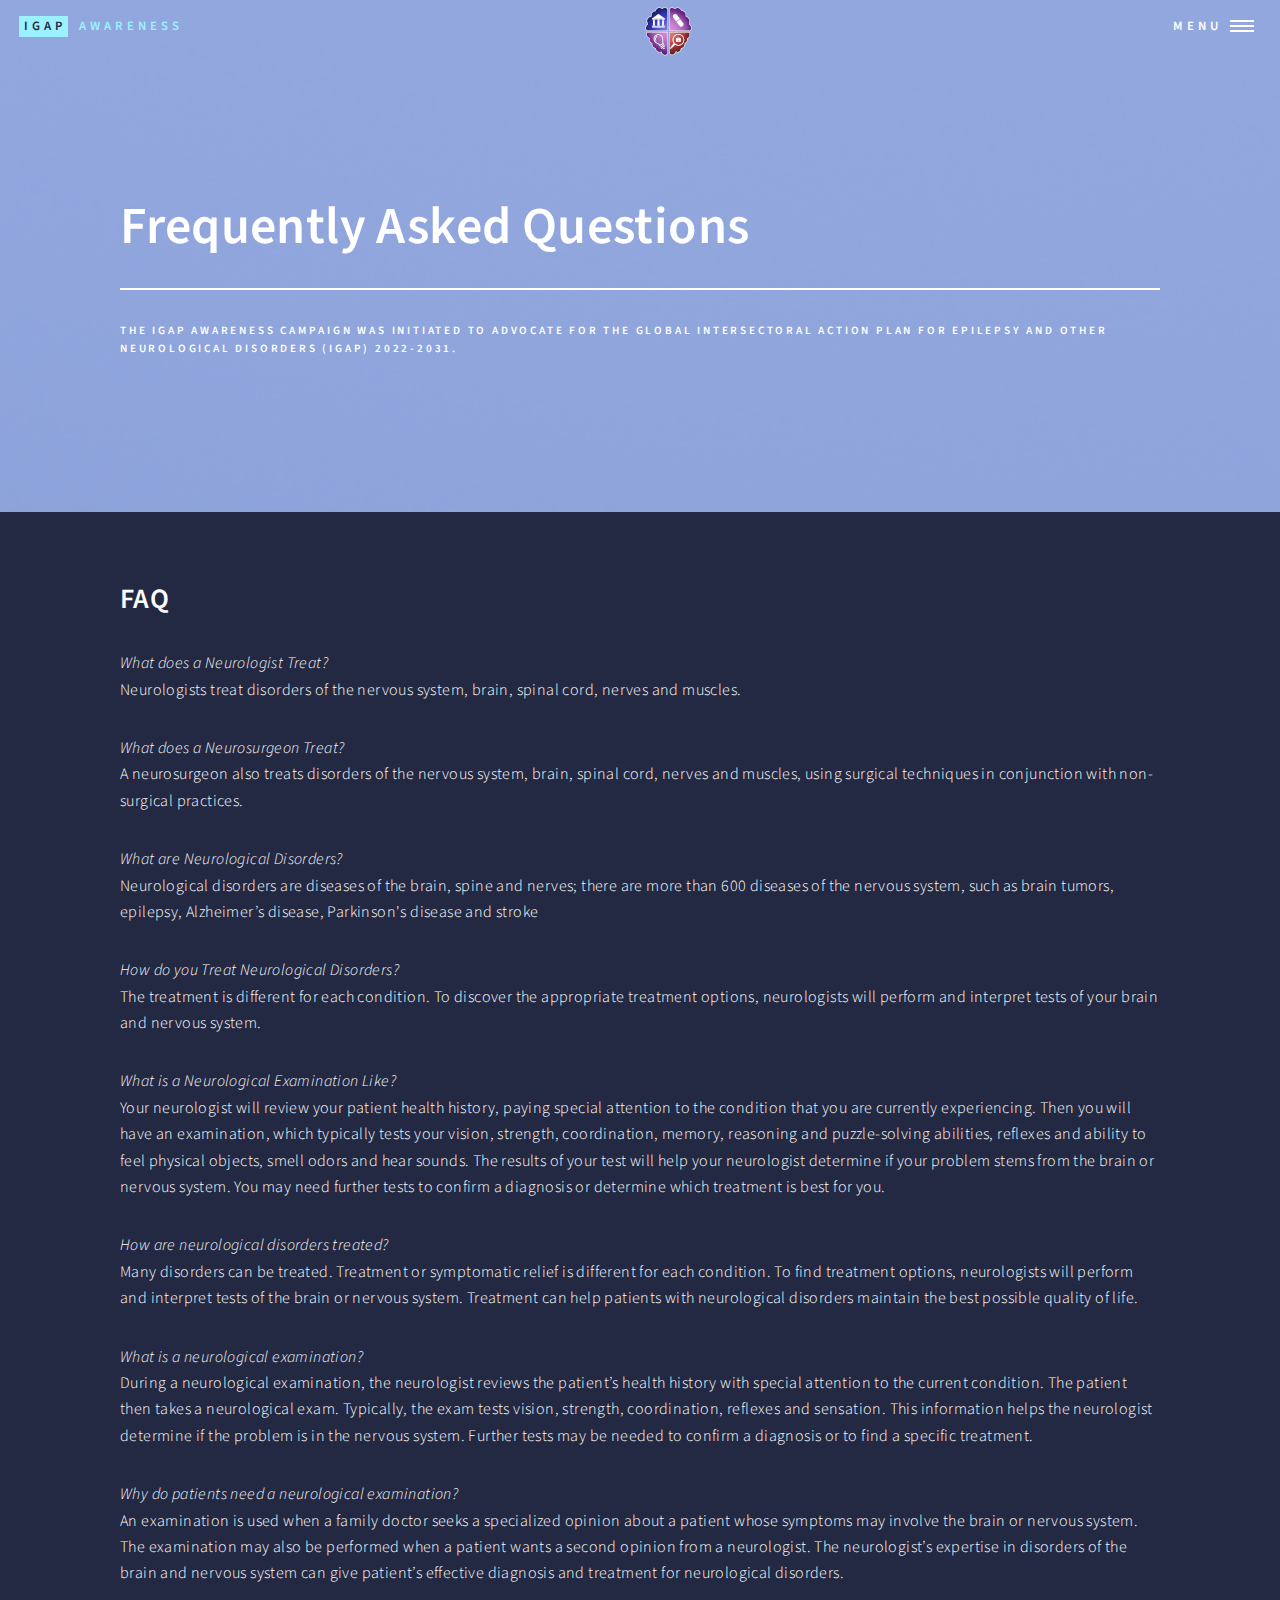
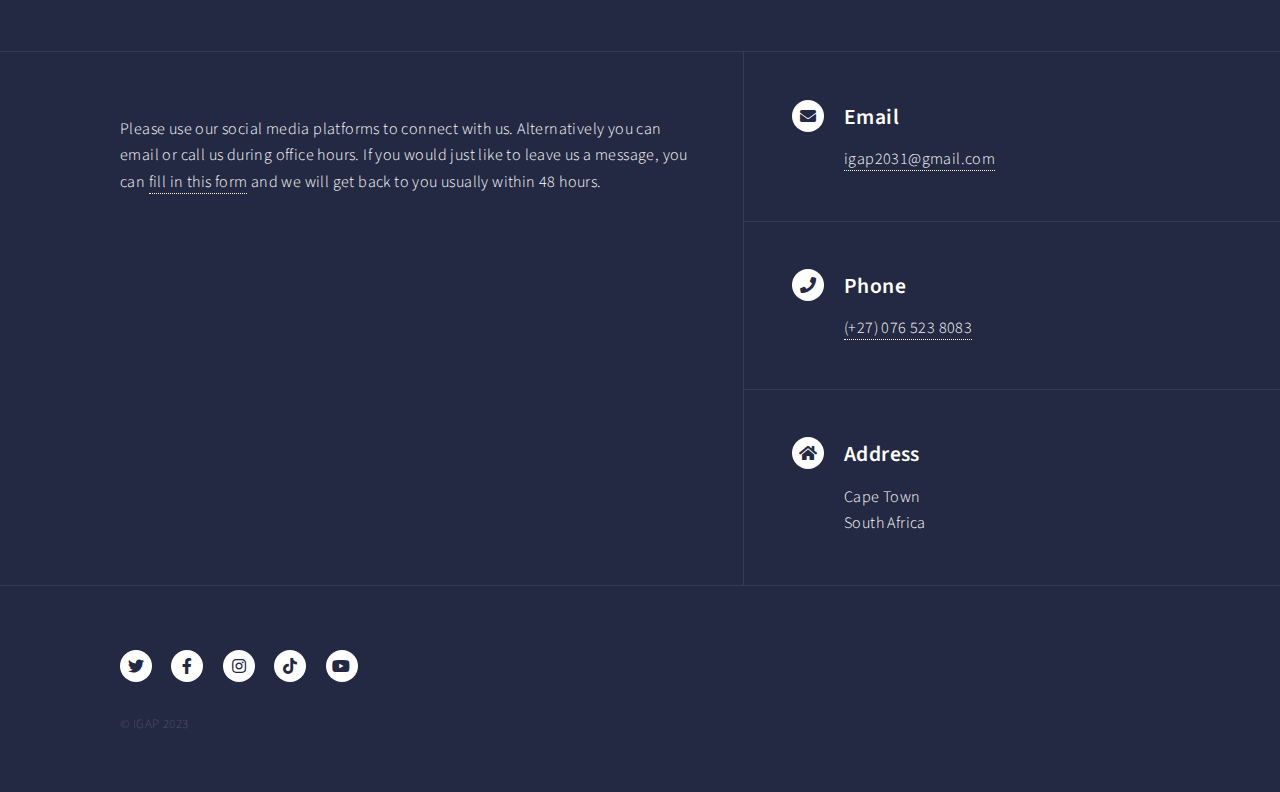
<file: faq.html>
<!DOCTYPE HTML>
<html>
	<head>
		<title>IGAP Awareness</title>
		<meta charset="utf-8" />
		<meta name="viewport" content="width=device-width, initial-scale=1, user-scalable=no" />
		<link rel="stylesheet" href="assets/css/main.css" />
		<noscript><link rel="stylesheet" href="assets/css/noscript.css" /></noscript>
	</head>
	<body class="is-preload">

		<!-- Wrapper -->
			<div id="wrapper">

				<!-- Header -->
				<header id="header" class="alt">
					<a href="index.html" class="logo" title="Intersectoral Global Action Plan Awareness"><strong>IGAP</strong>  <span>Awareness</span></a>
					<div class="igap-logo">
						<img src="images/logo-60.png" width="60px" alt="lgap-logo" />	
					</div>
					<nav>
						<a href="#menu">Menu</a>
					</nav>
				</header>

				<!-- Menu -->
				<nav id="menu">
					<ul class="links">
						<li><a href="index.html">Home</a></li>
						<li><a href="landing.html">IGAP 10 Year Plan</a></li>
						<li><a href="about.html">About us</a></li>
						<li><a href="disorders.html">Neurological Disorders</a></li>
						<li><a href="resources.html">Resources</a></li>
						<li><a href="faq.html">FAQ</a></li>
						<li><a href="surveys.html">Survey</a></li>
						<li><a href="stories.html">Your Stories</a></li> 
					</ul>
				</nav>

				<!-- Banner -->
				<!-- Note: The "styleN" class below should match that of the header element. -->
				<section id="banner" class="style5">
					<div class="inner">
						<span class="image">
							<img src="images/pic09.jpg" alt="" />
						</span>
						<header class="major">
							<h1>Frequently Asked Questions</h1>
						</header>
						<div class="content">
							<p>The IGAP Awareness Campaign was initiated to advocate for the Global Intersectoral Action Plan for Epilepsy
							and Other Neurological Disorders (IGAP) 2022-2031.</p>						</div>
					</div>
				</section>

				<!-- Main -->
					<div id="main" class="alt">

						<!-- One -->
							<section id="one">
								<div class="inner">

									<h2>FAQ</h2>

									<p>
									<em>What does a Neurologist Treat?</em><br/>
									Neurologists treat disorders of the nervous system, brain, spinal cord, nerves and muscles.
									</p>

									<p>
									<em>What does a Neurosurgeon Treat?</em><br/>
									A neurosurgeon also treats disorders of the nervous system, brain, spinal cord, nerves and muscles, using surgical techniques in conjunction with non-surgical practices.
									</p>

									<p>
									<em>What are Neurological Disorders?</em><br/>
									Neurological disorders are diseases of the brain, spine and nerves; there are more than 600 diseases of the nervous system, such as brain tumors, epilepsy, Alzheimer’s disease, Parkinson's disease and stroke
									</p>
								
									<p>
									<em>How do you Treat Neurological Disorders?</em><br/>
									The treatment is different for each condition. To discover the appropriate treatment options, neurologists will perform and interpret tests of your brain and nervous system.
									</p>

									<p>
									<em>What is a Neurological Examination Like?</em><br/>
									Your neurologist will review your patient health history, paying special attention to the condition that you are currently experiencing. Then you will have an examination, which typically tests your vision, strength, coordination, memory, reasoning and puzzle-solving abilities, reflexes and ability to feel physical objects, smell odors and hear sounds. The results of your test will help your neurologist determine if your problem stems from the brain or nervous system. You may need further tests to confirm a diagnosis or determine which treatment is best for you.
									</p>

									<p>
									<em>How are neurological disorders treated?</em><br/>
									Many disorders can be treated. Treatment or symptomatic relief is different for each condition. To find treatment options, neurologists will perform and interpret tests of the brain or nervous system. Treatment can help patients with neurological disorders maintain the best possible quality of life.
									</p>

									<p>
									<em>What is a neurological examination?</em><br/>
									During a neurological examination, the neurologist reviews the patient’s health history with special attention to the current condition. The patient then takes a neurological exam. Typically, the exam tests vision, strength, coordination, reflexes and sensation. This information helps the neurologist determine if the problem is in the nervous system. Further tests may be needed to confirm a diagnosis or to find a specific treatment.
									</p>

									<p>
									<em>Why do patients need a neurological examination?</em><br/>
									An examination is used when a family doctor seeks a specialized opinion about a patient whose symptoms may involve the brain or nervous system. The examination may also be performed when a patient wants a second opinion from a neurologist. The neurologist’s expertise in disorders of the brain and nervous system can give patient’s effective diagnosis and treatment for neurological disorders.
									</p>

								</div>
							</section>

					</div>

<!-- Contact -->
<section id="contact">
	<div class="inner">
		<section>
			Please use our social media platforms to connect with us. Alternatively you can email or call us during office hours.
			If you would just like to leave us a message, you can <a href="https://forms.gle/4BxYPmVvMBqozMMv9" target="_blank">fill in this form</a> and we will get back to you usually within 48 hours.
		</section>
		<section class="split">
			<section>
				<div class="contact-method">
					<span class="icon solid alt fa-envelope"></span>
					<h3>Email</h3>
					<a href="mailto:igap2031@gmail.com">igap2031@gmail.com</a>
				</div>
			</section>
			<section>
				<div class="contact-method">
					<span class="icon solid alt fa-phone"></span>
					<h3>Phone</h3>
					<span><a href="tel:+27765238083">(+27) 076 523 8083</a></span>
				</div>
			</section>
			<section>
				<div class="contact-method">
					<span class="icon solid alt fa-home"></span>
					<h3>Address</h3>
					<span>Cape Town<br />
						South Africa</span><br/>

					
				</div>
			</section>
		</section>
	</div>
</section>

<!-- Footer -->
<footer id="footer">
	<div class="inner">
		<ul class="icons">
			<li><a href="https://twitter.com/igap_awareness" target="_blank" class="icon brands alt fa-twitter"><span class="label">Twitter</span></a></li>
			<li><a href="https://www.facebook.com/people/IGAP-Awareness/61550295473681/" target="_blank" class="icon brands alt fa-facebook-f"><span class="label">Facebook</span></a></li>
			<li><a href="https://www.instagram.com/igap.awareness/" target="_blank" class="icon brands alt fa-instagram"><span class="label">Instagram</span></a></li>
			<li><a href="https://www.tiktok.com/@igapawareness2031" target="_blank" class="icon brands alt fa-tiktok"><span class="label">TikTok</span></a></li>
			<li><a href="https://www.youtube.com/@igapawareness" target="_blank" class="icon brands alt fa-youtube"><span class="label">YouTube</span></a></li>
		</ul>
		<ul class="copyright">
			<li>&copy; IGAP 2023</li>
		</ul>
	</div>
</footer>

</div>

<!-- Scripts -->
<script src="assets/js/jquery.min.js"></script>
<script src="assets/js/jquery.scrolly.min.js"></script>
<script src="assets/js/jquery.scrollex.min.js"></script>
<script src="assets/js/browser.min.js"></script>
<script src="assets/js/breakpoints.min.js"></script>
<script src="assets/js/util.js"></script>
<script src="assets/js/main.js"></script>

</body>
</html>
</file>
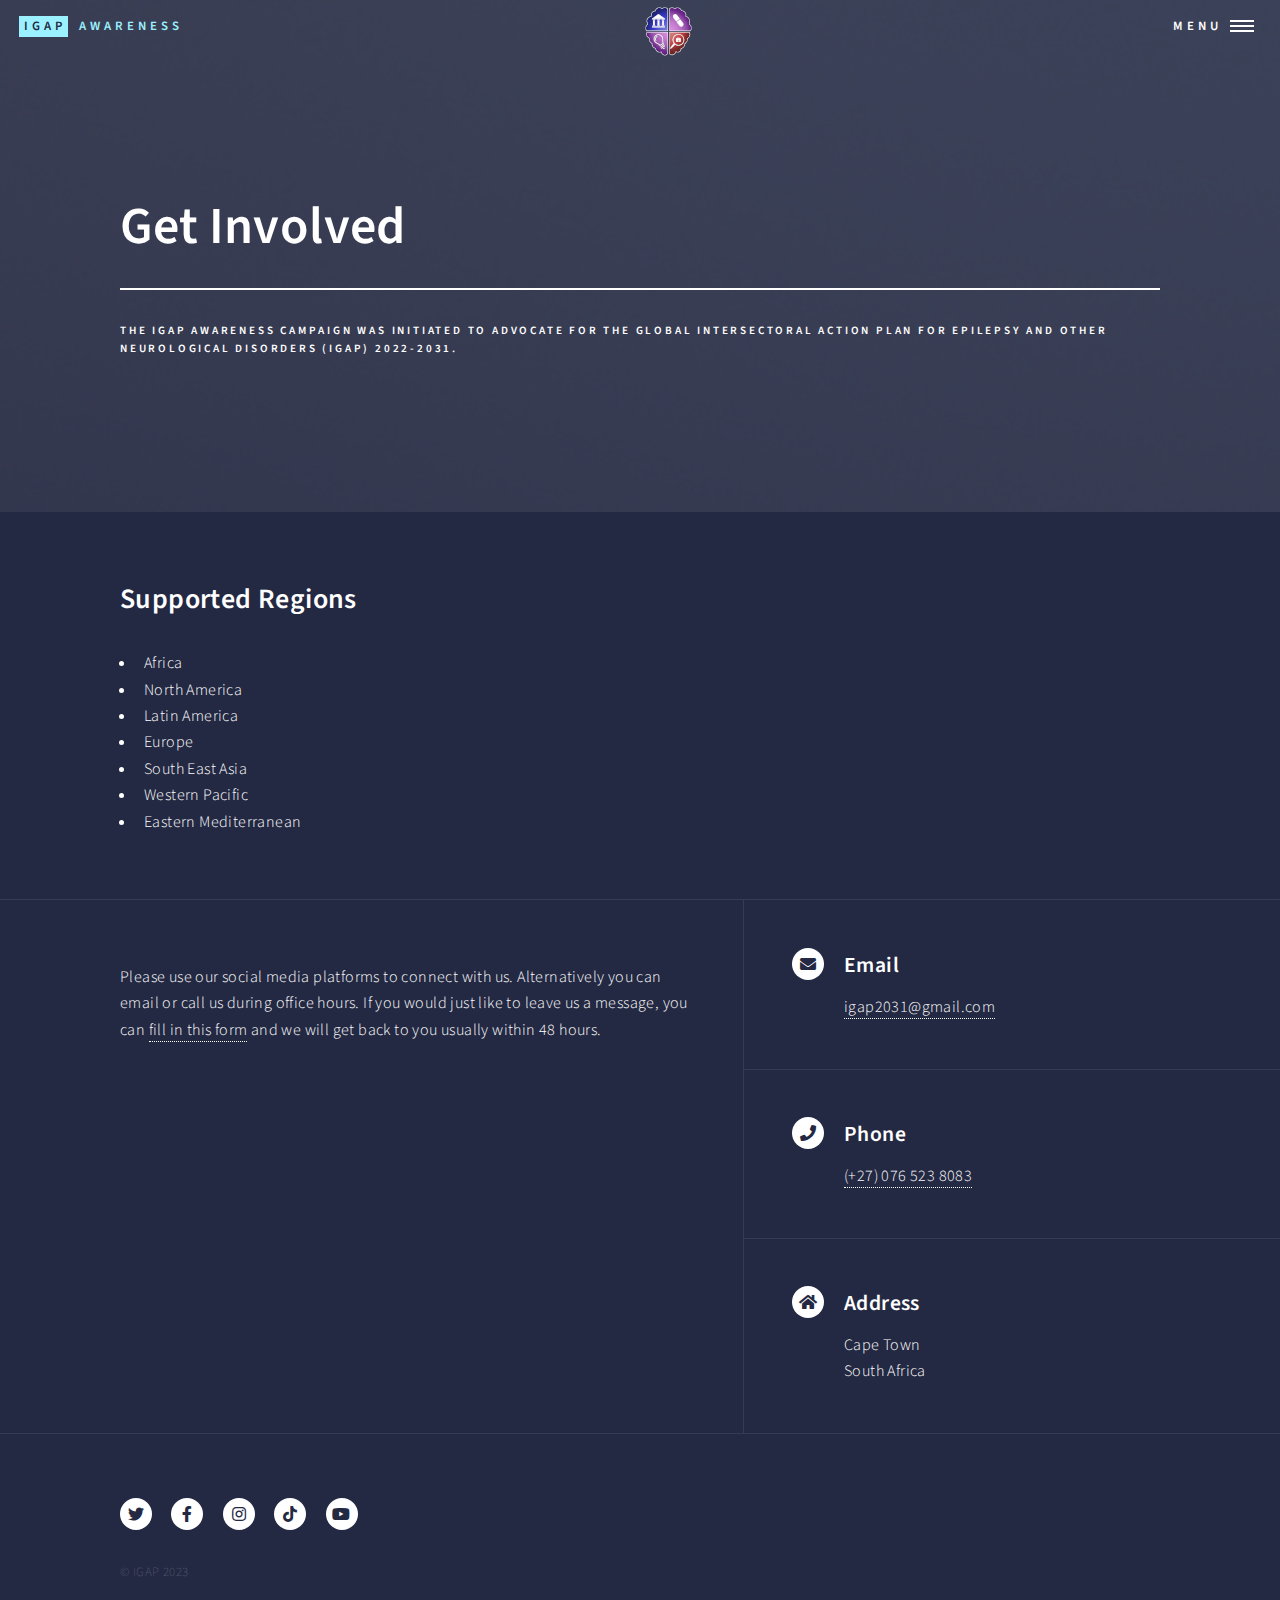
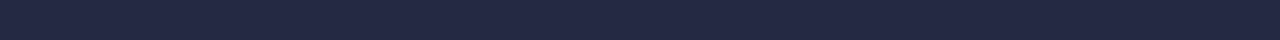
<file: help.html>
<!DOCTYPE HTML>
<html>
	<head>
		<title>IGAP Awareness</title>
		<meta charset="utf-8" />
		<meta name="viewport" content="width=device-width, initial-scale=1, user-scalable=no" />
		<link rel="stylesheet" href="assets/css/main.css" />
		<noscript><link rel="stylesheet" href="assets/css/noscript.css" /></noscript>
	</head>
	<body class="is-preload">

		<!-- Wrapper -->
			<div id="wrapper">

				<!-- Header -->
				<header id="header" class="alt">
					<a href="index.html" class="logo" title="Intersectoral Global Action Plan Awareness"><strong>IGAP</strong>  <span>Awareness</span></a>
					<div class="igap-logo">
						<img src="images/logo-60.png" width="60px" alt="lgap-logo" />	
					</div>
					<nav>
						<a href="#menu">Menu</a>
					</nav>
				</header>

				<!-- Menu -->
				<nav id="menu">
					<ul class="links">
						<li><a href="index.html">Home</a></li>
						<li><a href="landing.html">IGAP 10 Year Plan</a></li>
						<li><a href="about.html">About us</a></li>
						<li><a href="disorders.html">Neurological Disorders</a></li>
						<li><a href="resources.html">Resources</a></li>
						<li><a href="faq.html">FAQ</a></li>
						<li><a href="surveys.html">Survey</a></li>
						<li><a href="stories.html">Your Stories</a></li> 
					</ul>
				</nav>

				<!-- Banner -->
				<!-- Note: The "styleN" class below should match that of the header element. -->
				<section id="banner" class="style8">
					<div class="inner">
						<span class="image">
							<img src="images/pic08.jpg" alt="" />
						</span>
						<header class="major">
							<h1>Get Involved</h1>
						</header>
						<div class="content">
							<p>The IGAP Awareness Campaign was initiated to advocate for the Global Intersectoral Action Plan for Epilepsy
							and Other Neurological Disorders (IGAP) 2022-2031.</p>						</div>
					</div>
				</section>

				<!-- Main -->
					<div id="main" class="alt">

						<!-- One -->
							<section id="one">
								<div class="inner">

									<h2>Supported Regions</h2>
									
									<ul>
										<li>Africa </li>
										<li>North America</li>
										<li>Latin America</li>
										<li>Europe</li>
										<li>South East Asia</li>
										<li>Western Pacific</li>
										<li>Eastern Mediterranean </li>
									</ul>
								</div>
							</section>

					</div>

<!-- Contact -->
<section id="contact">
	<div class="inner">
		<section>
			Please use our social media platforms to connect with us. Alternatively you can email or call us during office hours.
			If you would just like to leave us a message, you can <a href="https://forms.gle/4BxYPmVvMBqozMMv9" target="_blank">fill in this form</a> and we will get back to you usually within 48 hours.
		</section>
		<section class="split">
			<section>
				<div class="contact-method">
					<span class="icon solid alt fa-envelope"></span>
					<h3>Email</h3>
					<a href="mailto:igap2031@gmail.com">igap2031@gmail.com</a>
				</div>
			</section>
			<section>
				<div class="contact-method">
					<span class="icon solid alt fa-phone"></span>
					<h3>Phone</h3>
					<span><a href="tel:+27765238083">(+27) 076 523 8083</a></span>
				</div>
			</section>
			<section>
				<div class="contact-method">
					<span class="icon solid alt fa-home"></span>
					<h3>Address</h3>
					<span>Cape Town<br />
						South Africa</span><br/>

					
				</div>
			</section>
		</section>
	</div>
</section>

<!-- Footer -->
<footer id="footer">
	<div class="inner">
		<ul class="icons">
			<li><a href="https://twitter.com/igap_awareness" target="_blank" class="icon brands alt fa-twitter"><span class="label">Twitter</span></a></li>
			<li><a href="https://www.facebook.com/people/IGAP-Awareness/61550295473681/" target="_blank" class="icon brands alt fa-facebook-f"><span class="label">Facebook</span></a></li>
			<li><a href="https://www.instagram.com/igap.awareness/" target="_blank" class="icon brands alt fa-instagram"><span class="label">Instagram</span></a></li>
			<li><a href="https://www.tiktok.com/@igapawareness2031" target="_blank" class="icon brands alt fa-tiktok"><span class="label">TikTok</span></a></li>
			<li><a href="https://www.youtube.com/@igapawareness" target="_blank" class="icon brands alt fa-youtube"><span class="label">YouTube</span></a></li>
		</ul>
		<ul class="copyright">
			<li>&copy; IGAP 2023</li>
		</ul>
	</div>
</footer>

</div>

<!-- Scripts -->
<script src="assets/js/jquery.min.js"></script>
<script src="assets/js/jquery.scrolly.min.js"></script>
<script src="assets/js/jquery.scrollex.min.js"></script>
<script src="assets/js/browser.min.js"></script>
<script src="assets/js/breakpoints.min.js"></script>
<script src="assets/js/util.js"></script>
<script src="assets/js/main.js"></script>

</body>
</html>
</file>
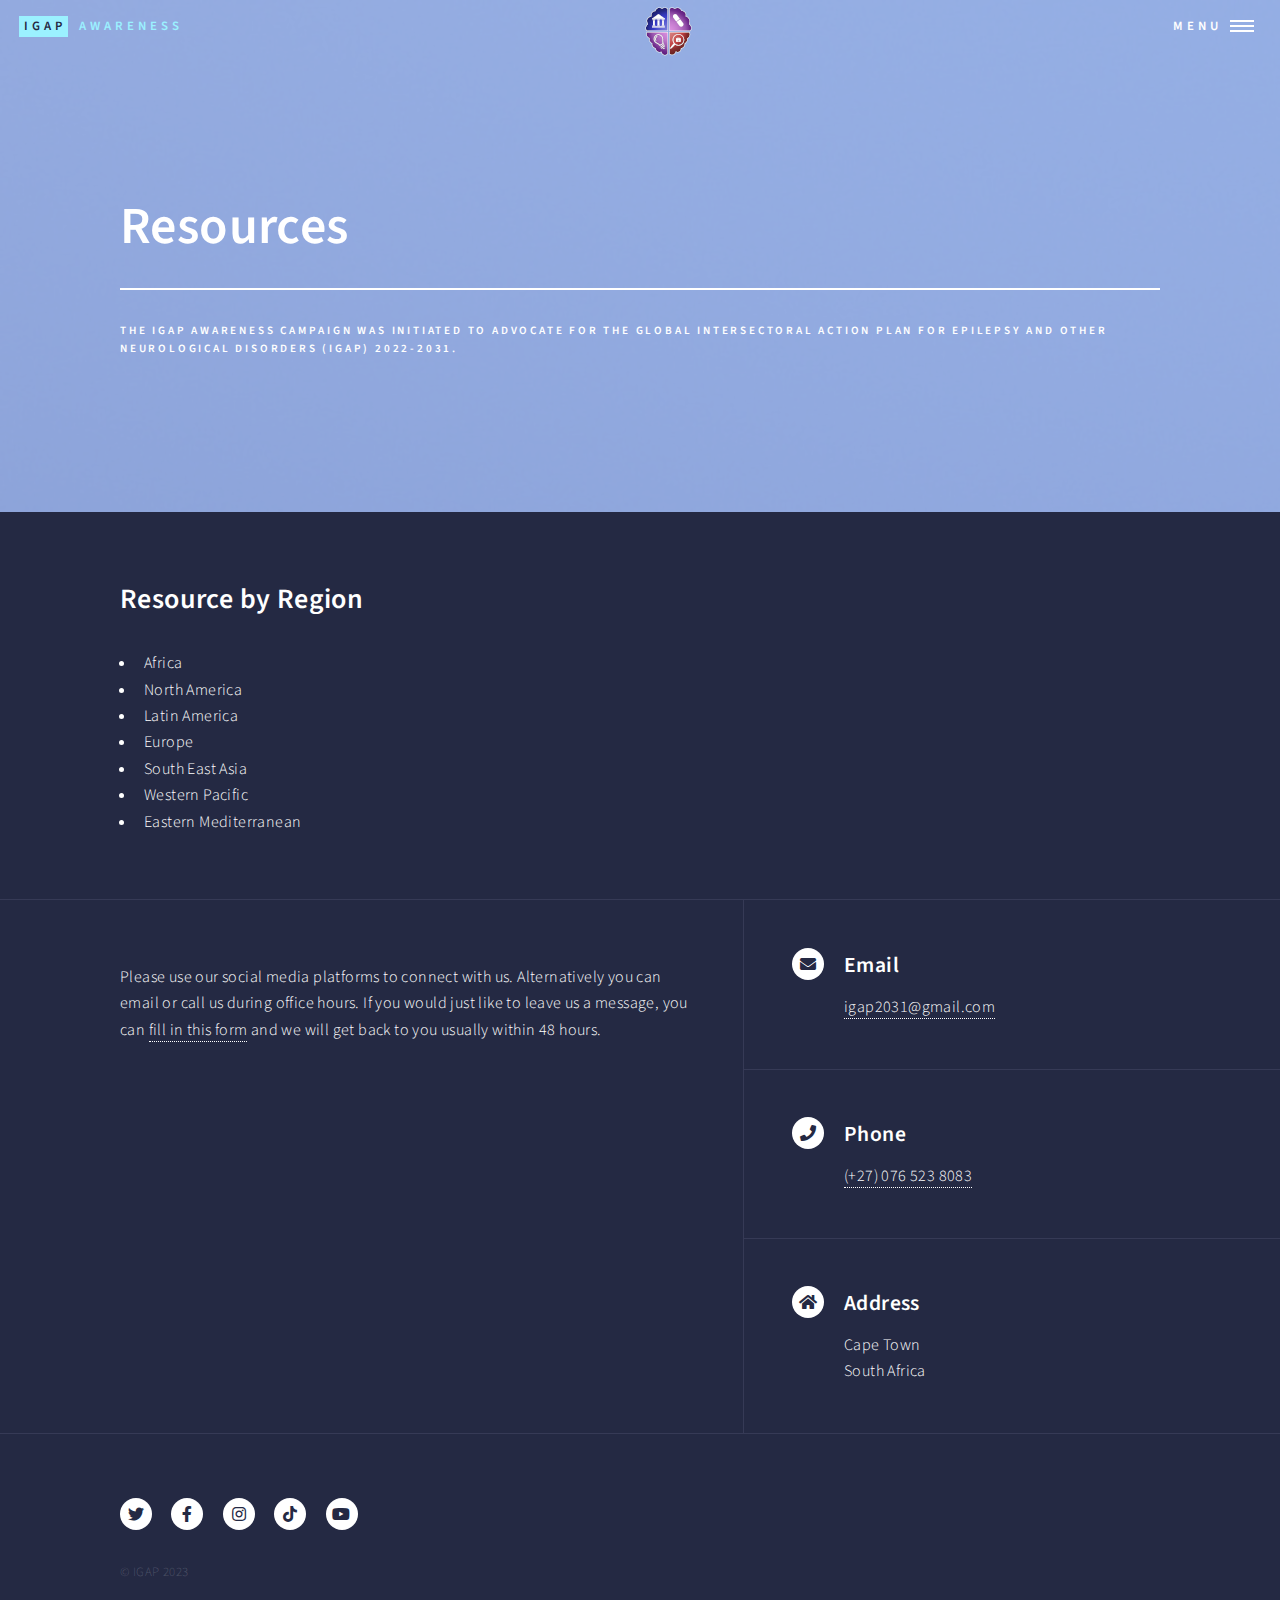
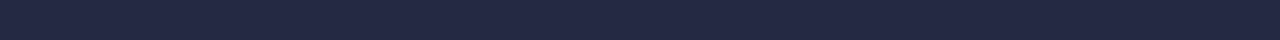
<file: resources.html>
<!DOCTYPE HTML>
<html>
	<head>
		<title>IGAP Awareness</title>
		<meta charset="utf-8" />
		<meta name="viewport" content="width=device-width, initial-scale=1, user-scalable=no" />
		<link rel="stylesheet" href="assets/css/main.css" />
		<noscript><link rel="stylesheet" href="assets/css/noscript.css" /></noscript>
	</head>
	<body class="is-preload">

		<!-- Wrapper -->
			<div id="wrapper">

				<!-- Header -->
				<header id="header" class="alt">
					<a href="index.html" class="logo" title="Intersectoral Global Action Plan Awareness"><strong>IGAP</strong>  <span>Awareness</span></a>
					<div class="igap-logo">
						<img src="images/logo-60.png" width="60px" alt="lgap-logo" />	
					</div>
					<nav>
						<a href="#menu">Menu</a>
					</nav>
				</header>

				<!-- Menu -->
				<nav id="menu">
					<ul class="links">
						<li><a href="index.html">Home</a></li>
						<li><a href="landing.html">IGAP 10 Year Plan</a></li>
						<li><a href="about.html">About us</a></li>
						<li><a href="disorders.html">Neurological Disorders</a></li>
						<li><a href="resources.html">Resources</a></li>
						<li><a href="faq.html">FAQ</a></li>
						<li><a href="surveys.html">Survey</a></li>
						<li><a href="stories.html">Your Stories</a></li> 
					</ul>
				</nav>

				<!-- Banner -->
				<!-- Note: The "styleN" class below should match that of the header element. -->
				<section id="banner" class="style5">
					<div class="inner">
						<span class="image">
							<img src="images/pic08.jpg" alt="" />
						</span>
						<header class="major">
							<h1>Resources</h1>
						</header>
						<div class="content">
							<p>The IGAP Awareness Campaign was initiated to advocate for the Global Intersectoral Action Plan for Epilepsy
							and Other Neurological Disorders (IGAP) 2022-2031.</p>						</div>
					</div>
				</section>

				<!-- Main -->
					<div id="main" class="alt">

						<!-- One -->
							<section id="one">
								<div class="inner">

									<h2>Resource by Region</h2>
									
									<ul>
										<li>Africa </li>
										<li>North America</li>
										<li>Latin America</li>
										<li>Europe</li>
										<li>South East Asia</li>
										<li>Western Pacific</li>
										<li>Eastern Mediterranean </li>
									</ul>
								</div>
							</section>

					</div>

<!-- Contact -->
<section id="contact">
	<div class="inner">
		<section>
			Please use our social media platforms to connect with us. Alternatively you can email or call us during office hours.
			If you would just like to leave us a message, you can <a href="https://forms.gle/4BxYPmVvMBqozMMv9" target="_blank">fill in this form</a> and we will get back to you usually within 48 hours.
		</section>
		<section class="split">
			<section>
				<div class="contact-method">
					<span class="icon solid alt fa-envelope"></span>
					<h3>Email</h3>
					<a href="mailto:igap2031@gmail.com">igap2031@gmail.com</a>
				</div>
			</section>
			<section>
				<div class="contact-method">
					<span class="icon solid alt fa-phone"></span>
					<h3>Phone</h3>
					<span><a href="tel:+27765238083">(+27) 076 523 8083</a></span>
				</div>
			</section>
			<section>
				<div class="contact-method">
					<span class="icon solid alt fa-home"></span>
					<h3>Address</h3>
					<span>Cape Town<br />
						South Africa</span><br/>

					
				</div>
			</section>
		</section>
	</div>
</section>

<!-- Footer -->
<footer id="footer">
	<div class="inner">
		<ul class="icons">
			<li><a href="https://twitter.com/igap_awareness" target="_blank" class="icon brands alt fa-twitter"><span class="label">Twitter</span></a></li>
			<li><a href="https://www.facebook.com/people/IGAP-Awareness/61550295473681/" target="_blank" class="icon brands alt fa-facebook-f"><span class="label">Facebook</span></a></li>
			<li><a href="https://www.instagram.com/igap.awareness/" target="_blank" class="icon brands alt fa-instagram"><span class="label">Instagram</span></a></li>
			<li><a href="https://www.tiktok.com/@igapawareness2031" target="_blank" class="icon brands alt fa-tiktok"><span class="label">TikTok</span></a></li>
			<li><a href="https://www.youtube.com/@igapawareness" target="_blank" class="icon brands alt fa-youtube"><span class="label">YouTube</span></a></li>
		</ul>
		<ul class="copyright">
			<li>&copy; IGAP 2023</li>
		</ul>
	</div>
</footer>

</div>

<!-- Scripts -->
<script src="assets/js/jquery.min.js"></script>
<script src="assets/js/jquery.scrolly.min.js"></script>
<script src="assets/js/jquery.scrollex.min.js"></script>
<script src="assets/js/browser.min.js"></script>
<script src="assets/js/breakpoints.min.js"></script>
<script src="assets/js/util.js"></script>
<script src="assets/js/main.js"></script>

</body>
</html>
</file>
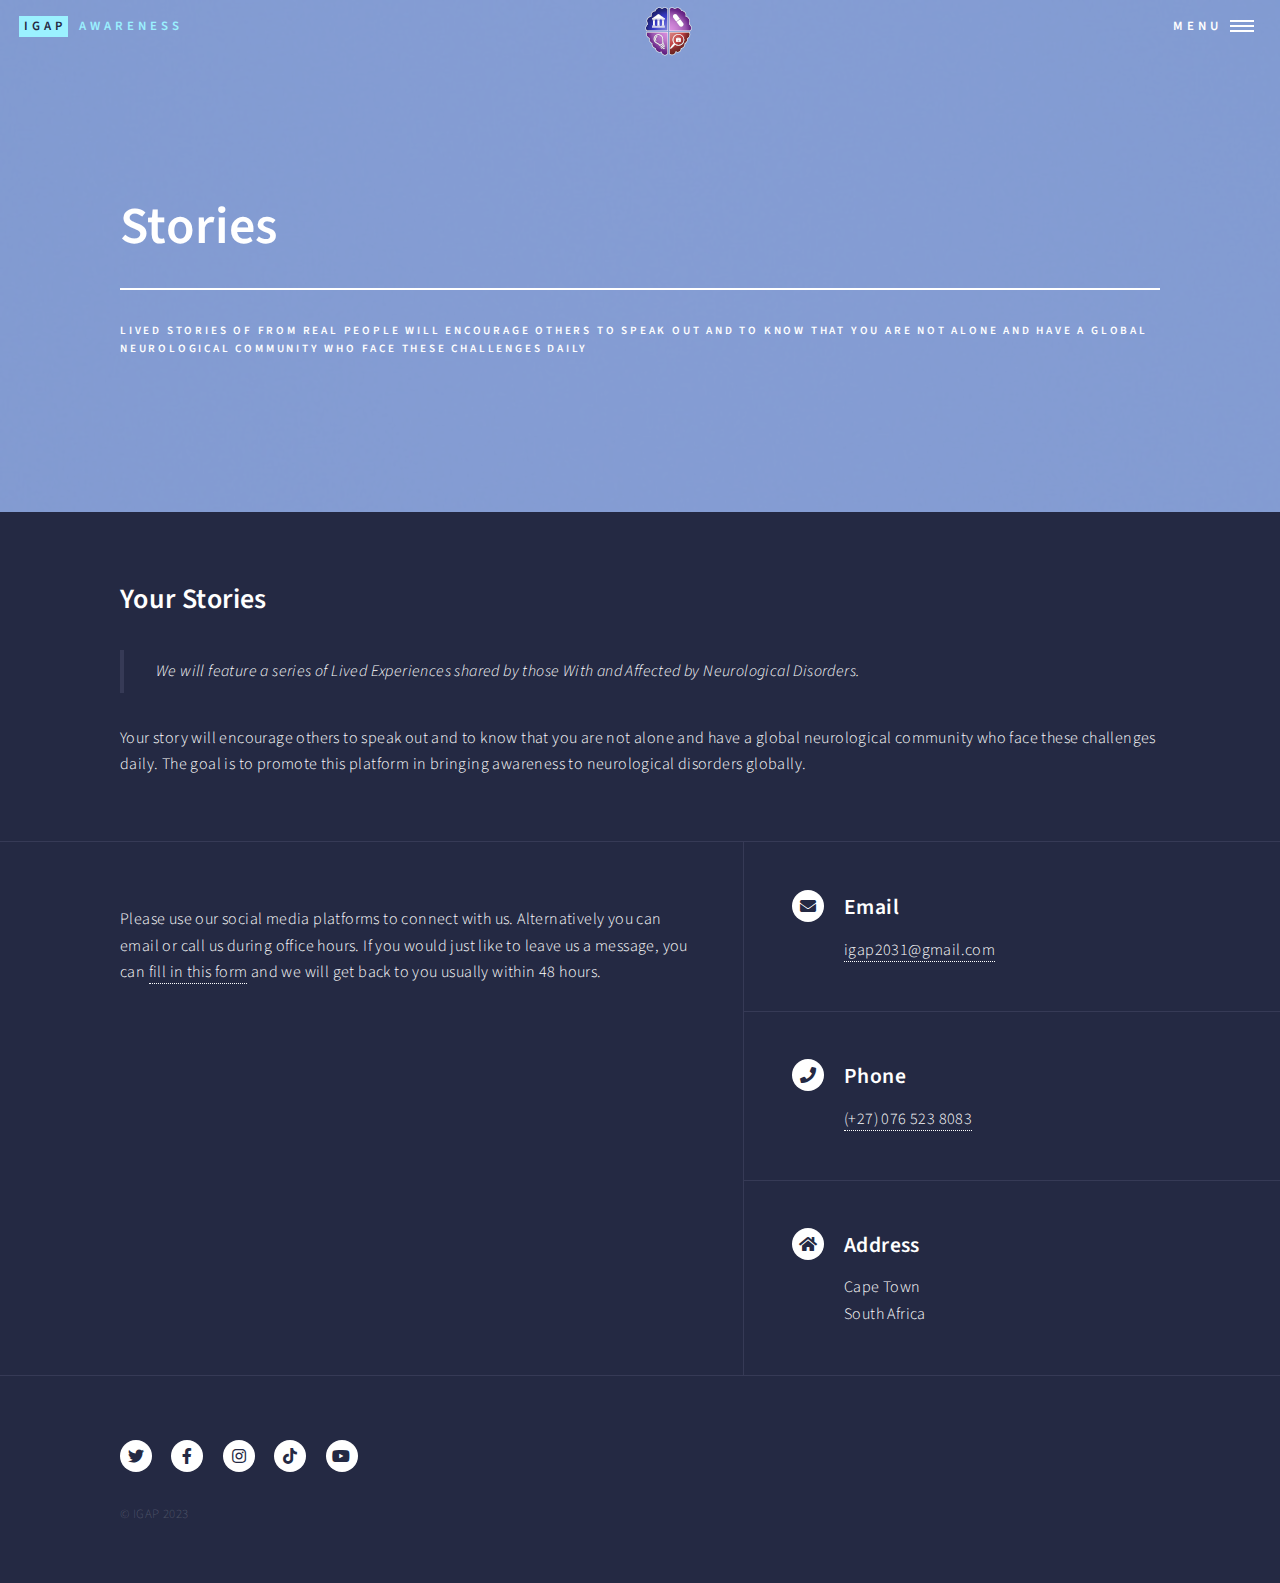
<file: stories.html>
<!DOCTYPE HTML>
<html>
	<head>
		<title>IGAP Awareness</title>
		<meta charset="utf-8" />
		<meta name="viewport" content="width=device-width, initial-scale=1, user-scalable=no" />
		<link rel="stylesheet" href="assets/css/main.css" />
		<noscript><link rel="stylesheet" href="assets/css/noscript.css" /></noscript>
	</head>
	<body class="is-preload">

		<!-- Wrapper -->
			<div id="wrapper">

				<!-- Header -->
				<header id="header" class="alt">
					<a href="index.html" class="logo" title="Intersectoral Global Action Plan Awareness"><strong>IGAP</strong>  <span>Awareness</span></a>
					<div class="igap-logo">
						<img src="images/logo-60.png" width="60px" alt="lgap-logo" />	
					</div>
					<nav>
						<a href="#menu">Menu</a>
					</nav>
				</header>

				<!-- Menu -->
				<nav id="menu">
					<ul class="links">
						<li><a href="index.html">Home</a></li>
						<li><a href="landing.html">IGAP 10 Year Plan</a></li>
						<li><a href="about.html">About us</a></li>
						<li><a href="disorders.html">Neurological Disorders</a></li>
						<li><a href="resources.html">Resources</a></li>
						<li><a href="faq.html">FAQ</a></li>
						<li><a href="surveys.html">Survey</a></li>
						<li><a href="stories.html">Your Stories</a></li> 
					</ul>
				</nav>

				<!-- Banner -->
				<!-- Note: The "styleN" class below should match that of the header element. -->
				<section id="banner" class="style5">
					<div class="inner">
						<span class="image">
							<img src="images/pic05.jpg" alt="" />
						</span>
						<header class="major">
							<h1>Stories</h1>
						</header>
						<div class="content">
							<p>Lived stories of from real people will encourage others to speak out and to know that you are not alone and have a global neurological community who face these challenges daily</p>							
						</div>
					</div>
				</section>

				<!-- Main -->
					<div id="main" class="alt">

						<!-- One -->
							<section id="one">
								<div class="inner">

									<h2>Your Stories</h2>

									<blockquote>We will feature a series of Lived Experiences shared by those With and Affected by Neurological Disorders. </blockquote>
									<p>Your story will encourage others to speak out and to know that you are not alone and have a global neurological community who face these challenges daily. The goal is to promote this platform in bringing awareness to neurological disorders globally.</p>

								</div>
							</section>

					</div>

<!-- Contact -->
<section id="contact">
	<div class="inner">
		<section>
			Please use our social media platforms to connect with us. Alternatively you can email or call us during office hours.
			If you would just like to leave us a message, you can <a href="https://forms.gle/4BxYPmVvMBqozMMv9" target="_blank">fill in this form</a> and we will get back to you usually within 48 hours.
		</section>
		<section class="split">
			<section>
				<div class="contact-method">
					<span class="icon solid alt fa-envelope"></span>
					<h3>Email</h3>
					<a href="mailto:igap2031@gmail.com">igap2031@gmail.com</a>
				</div>
			</section>
			<section>
				<div class="contact-method">
					<span class="icon solid alt fa-phone"></span>
					<h3>Phone</h3>
					<span><a href="tel:+27765238083">(+27) 076 523 8083</a></span>
				</div>
			</section>
			<section>
				<div class="contact-method">
					<span class="icon solid alt fa-home"></span>
					<h3>Address</h3>
					<span>Cape Town<br />
						South Africa</span><br/>

					
				</div>
			</section>
		</section>
	</div>
</section>

<!-- Footer -->
<footer id="footer">
	<div class="inner">
		<ul class="icons">
			<li><a href="https://twitter.com/igap_awareness" target="_blank" class="icon brands alt fa-twitter"><span class="label">Twitter</span></a></li>
			<li><a href="https://www.facebook.com/people/IGAP-Awareness/61550295473681/" target="_blank" class="icon brands alt fa-facebook-f"><span class="label">Facebook</span></a></li>
			<li><a href="https://www.instagram.com/igap.awareness/" target="_blank" class="icon brands alt fa-instagram"><span class="label">Instagram</span></a></li>
			<li><a href="https://www.tiktok.com/@igapawareness2031" target="_blank" class="icon brands alt fa-tiktok"><span class="label">TikTok</span></a></li>
			<li><a href="https://www.youtube.com/@igapawareness" target="_blank" class="icon brands alt fa-youtube"><span class="label">YouTube</span></a></li>
		</ul>
		<ul class="copyright">
			<li>&copy; IGAP 2023</li>
		</ul>
	</div>
</footer>

</div>

<!-- Scripts -->
<script src="assets/js/jquery.min.js"></script>
<script src="assets/js/jquery.scrolly.min.js"></script>
<script src="assets/js/jquery.scrollex.min.js"></script>
<script src="assets/js/browser.min.js"></script>
<script src="assets/js/breakpoints.min.js"></script>
<script src="assets/js/util.js"></script>
<script src="assets/js/main.js"></script>

</body>
</html>
</file>
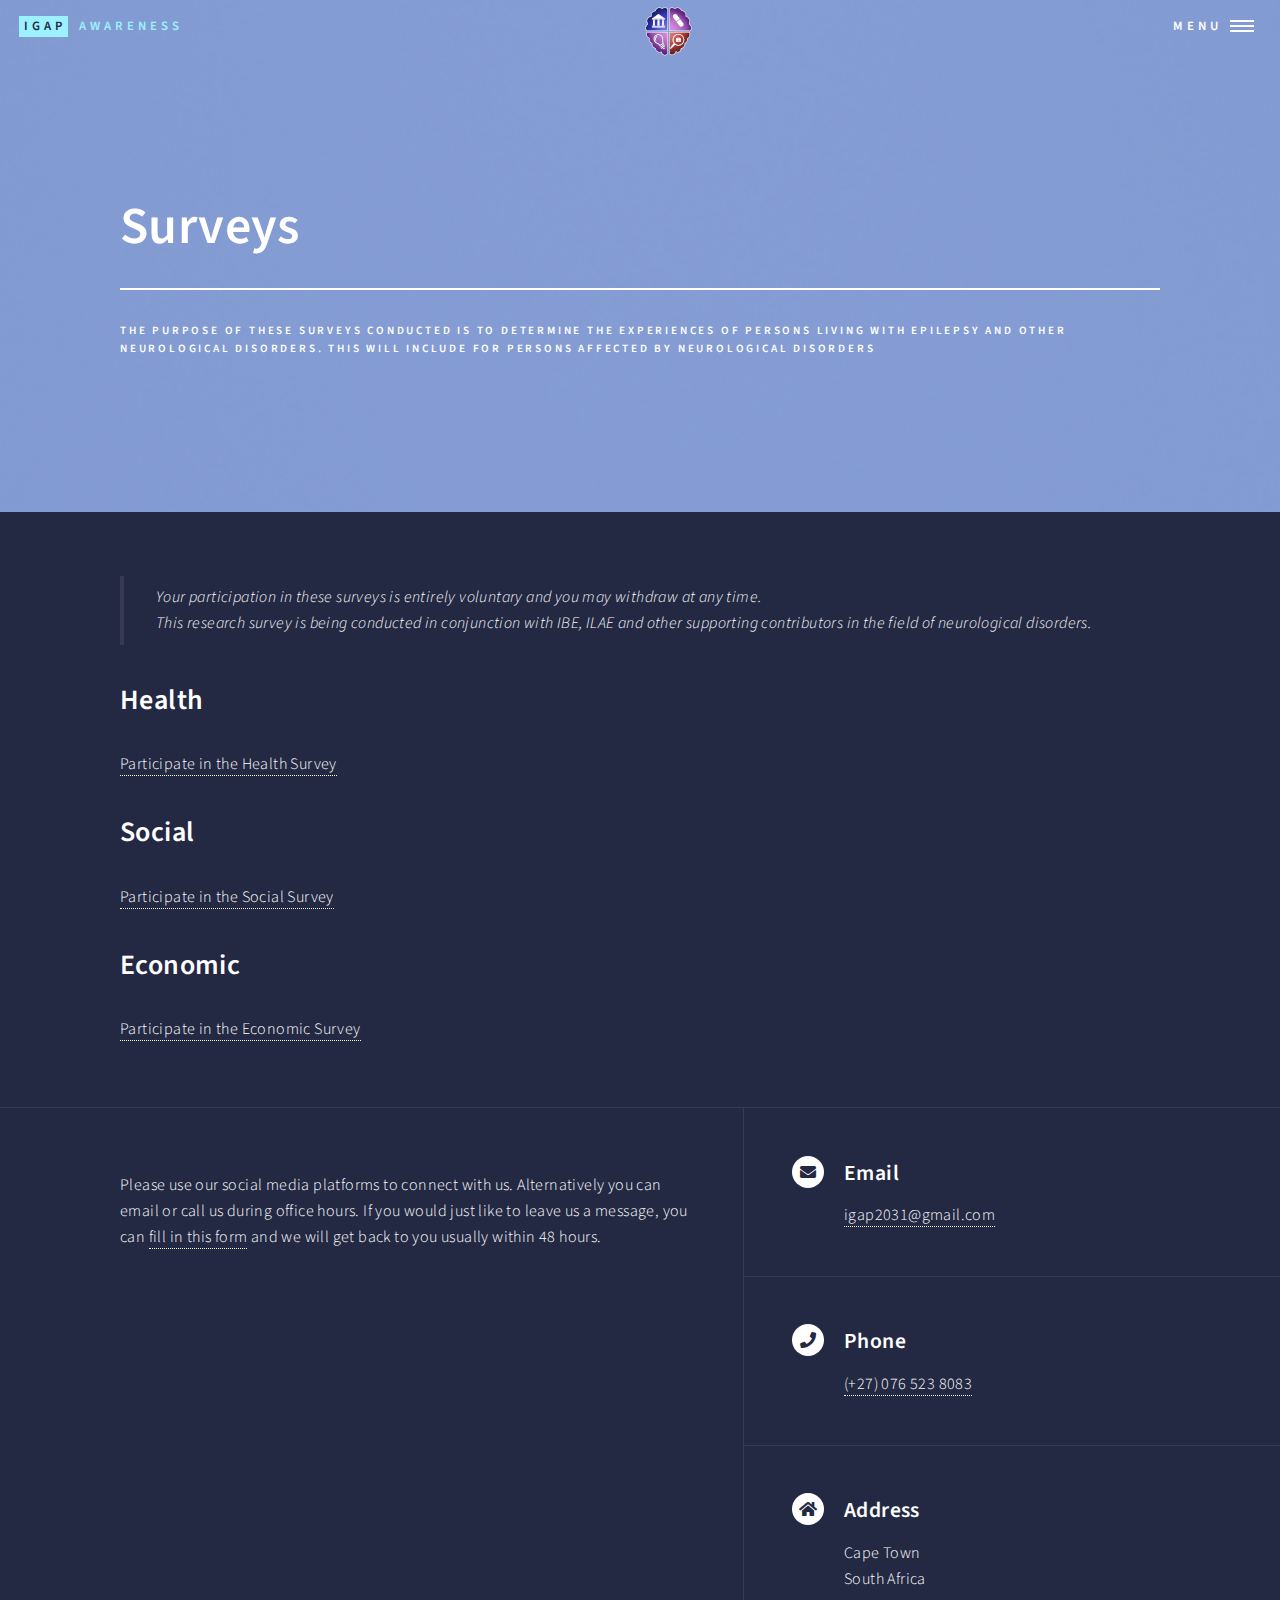
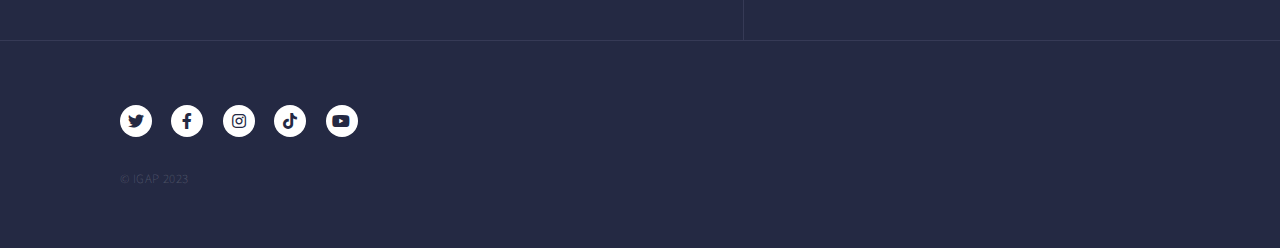
<file: surveys.html>
<!DOCTYPE HTML>
<html>
	<head>
		<title>IGAP Awareness</title>
		<meta charset="utf-8" />
		<meta name="viewport" content="width=device-width, initial-scale=1, user-scalable=no" />
		<link rel="stylesheet" href="assets/css/main.css" />
		<noscript><link rel="stylesheet" href="assets/css/noscript.css" /></noscript>
	</head>
	<body class="is-preload">

		<!-- Wrapper -->
			<div id="wrapper">

				<!-- Header -->
				<header id="header" class="alt">
					<a href="index.html" class="logo" title="Intersectoral Global Action Plan Awareness"><strong>IGAP</strong>  <span>Awareness</span></a>
					<div class="igap-logo">
						<img src="images/logo-60.png" width="60px" alt="lgap-logo" />	
					</div>
					<nav>
						<a href="#menu">Menu</a>
					</nav>
				</header>

				<!-- Menu -->
					<nav id="menu">
						<ul class="links">
							<li><a href="index.html">Home</a></li>
							<li><a href="landing.html">IGAP 10 Year Plan</a></li>
							<li><a href="about.html">About us</a></li>
							<li><a href="disorders.html">Neurological Disorders</a></li>
							<li><a href="resources.html">Resources</a></li>
							<li><a href="faq.html">FAQ</a></li>
							<li><a href="surveys.html">Survey</a></li>
							<li><a href="stories.html">Your Stories</a></li> 
						</ul>
					</nav>

				<!-- Banner -->
				<!-- Note: The "styleN" class below should match that of the header element. -->
				<section id="banner" class="style5">
					<div class="inner">
						<span class="image">
							<img src="images/pic05.jpg" alt="" />
						</span>
						<header class="major">
							<h1>Surveys</h1>
						</header>
						<div class="content">
							<p>										
								THE PURPOSE OF THESE SURVEYS CONDUCTED IS TO DETERMINE THE EXPERIENCES OF PERSONS LIVING WITH EPILEPSY AND OTHER NEUROLOGICAL DISORDERS. THIS WILL INCLUDE  FOR PERSONS AFFECTED BY NEUROLOGICAL DISORDERS							</p>						
						</div>
					</div>
				</section>

				<!-- Main -->
					<div id="main" class="alt">

						<!-- One -->
							<section id="one">
								<div class="inner">

									<blockquote>
										Your <em>participation in these surveys is entirely voluntary</em> and you may withdraw at any time.<br/>This research survey is being conducted in conjunction with IBE, ILAE and other supporting contributors in the field of neurological disorders.
									</blockquote>

									<h2>Health</h2>

									<p>
										<a href="https://docs.google.com/forms/d/11o0p9E3LTCY2du-kIMokgsNksWc0fO7EiERvLoejbnQ/viewform?edit_requested=true" target="_blank">Participate in the Health Survey</a>
									</p>

									<h2>Social</h2>
									<p>
										<a href="https://docs.google.com/forms/d/1JIyN-dVaE-7U2h01BI9EycBiYTn7SjsKDotRTQ9_hNY/viewform?edit_requested=true" target="_blank">Participate in the Social Survey</a>
									</p>


									<h2>Economic</h2>
									<p>
										<a href="https://docs.google.com/forms/d/1xmp-dAevZ7DAlURMDzx_9zIULXs56Zp7V7oGLzoSWFk/viewform?edit_requested=true" target="_blank">Participate in the Economic Survey</a>
									</p>
								</div>
							</section>

					</div>

<!-- Contact -->
<section id="contact">
	<div class="inner">
		<section>
			Please use our social media platforms to connect with us. Alternatively you can email or call us during office hours.
			If you would just like to leave us a message, you can <a href="https://forms.gle/4BxYPmVvMBqozMMv9" target="_blank">fill in this form</a> and we will get back to you usually within 48 hours.
		</section>
		<section class="split">
			<section>
				<div class="contact-method">
					<span class="icon solid alt fa-envelope"></span>
					<h3>Email</h3>
					<a href="mailto:igap2031@gmail.com">igap2031@gmail.com</a>
				</div>
			</section>
			<section>
				<div class="contact-method">
					<span class="icon solid alt fa-phone"></span>
					<h3>Phone</h3>
					<span><a href="tel:+27765238083">(+27) 076 523 8083</a></span>
				</div>
			</section>
			<section>
				<div class="contact-method">
					<span class="icon solid alt fa-home"></span>
					<h3>Address</h3>
					<span>Cape Town<br />
						South Africa</span><br/>

					
				</div>
			</section>
		</section>
	</div>
</section>

<!-- Footer -->
<footer id="footer">
	<div class="inner">
		<ul class="icons">
			<li><a href="https://twitter.com/igap_awareness" target="_blank" class="icon brands alt fa-twitter"><span class="label">Twitter</span></a></li>
			<li><a href="https://www.facebook.com/people/IGAP-Awareness/61550295473681/" target="_blank" class="icon brands alt fa-facebook-f"><span class="label">Facebook</span></a></li>
			<li><a href="https://www.instagram.com/igap.awareness/" target="_blank" class="icon brands alt fa-instagram"><span class="label">Instagram</span></a></li>
			<li><a href="https://www.tiktok.com/@igapawareness2031" target="_blank" class="icon brands alt fa-tiktok"><span class="label">TikTok</span></a></li>
			<li><a href="https://www.youtube.com/@igapawareness" target="_blank" class="icon brands alt fa-youtube"><span class="label">YouTube</span></a></li>
		</ul>
		<ul class="copyright">
			<li>&copy; IGAP 2023</li>
		</ul>
	</div>
</footer>

</div>

<!-- Scripts -->
<script src="assets/js/jquery.min.js"></script>
<script src="assets/js/jquery.scrolly.min.js"></script>
<script src="assets/js/jquery.scrollex.min.js"></script>
<script src="assets/js/browser.min.js"></script>
<script src="assets/js/breakpoints.min.js"></script>
<script src="assets/js/util.js"></script>
<script src="assets/js/main.js"></script>

</body>
</html>
</file>
<file: assets/css/noscript.css>
/*
	Forty by HTML5 UP
	html5up.net | @ajlkn
	Free for personal and commercial use under the CCA 3.0 license (html5up.net/license)
*/

/* Banner */

	body.is-preload #banner:after {
		opacity: 0.85;
	}

	body.is-preload #banner > .inner {
		-moz-filter: none;
		-webkit-filter: none;
		-ms-filter: none;
		filter: none;
		-moz-transform: none;
		-webkit-transform: none;
		-ms-transform: none;
		transform: none;
		opacity: 1;
	}
</file>
<file: assets/css/main.css>
@import url(fontawesome-all.min.css);
@import url("https://fonts.googleapis.com/css?family=Source+Sans+Pro:300,300italic,600,600italic");

/*
	Forty by HTML5 UP
	html5up.net | @ajlkn
	Free for personal and commercial use under the CCA 3.0 license (html5up.net/license)
*/

html, body, div, span, applet, object,
iframe, h1, h2, h3, h4, h5, h6, p, blockquote,
pre, a, abbr, acronym, address, big, cite,
code, del, dfn, em, img, ins, kbd, q, s, samp,
small, strike, strong, sub, sup, tt, var, b,
u, i, center, dl, dt, dd, ol, ul, li, fieldset,
form, label, legend, table, caption, tbody,
tfoot, thead, tr, th, td, article, aside,
canvas, details, embed, figure, figcaption,
footer, header, hgroup, menu, nav, output, ruby,
section, summary, time, mark, audio, video {
	margin: 0;
	padding: 0;
	border: 0;
	font-size: 100%;
	font: inherit;
	vertical-align: baseline;}

article, aside, details, figcaption, figure,
footer, header, hgroup, menu, nav, section {
	display: block;}

body {
	line-height: 1;
}

ol, ul {
	list-style: none;
}

blockquote, q {
	quotes: none;
}

	blockquote:before, blockquote:after, q:before, q:after {
		content: '';
		content: none;
	}

table {
	border-collapse: collapse;
	border-spacing: 0;
}

body {
	-webkit-text-size-adjust: none;
}

mark {
	background-color: transparent;
	color: inherit;
}

input::-moz-focus-inner {
	border: 0;
	padding: 0;
}

input, select, textarea {
	-moz-appearance: none;
	-webkit-appearance: none;
	-ms-appearance: none;
	appearance: none;
}

/* Basic */

	@-ms-viewport {
		width: device-width;
	}

	body {
		-ms-overflow-style: scrollbar;
	}

	.igap-logo {
		text-align: center; 
		padding:2px 0px; 
		position: absolute; 
		left: 50%;
	}

	@media screen and (max-width: 480px) {

		.igap-logo img {
			width: 42px;
			margin-top: -2px;
		}

		html, body {
			min-width: 320px;
		}

	}

	html {
		box-sizing: border-box;
	}

	*, *:before, *:after {
		box-sizing: inherit;
	}

	body {
		background: #242943;
	}

		body.is-preload *, body.is-preload *:before, body.is-preload *:after {
			-moz-animation: none !important;
			-webkit-animation: none !important;
			-ms-animation: none !important;
			animation: none !important;
			-moz-transition: none !important;
			-webkit-transition: none !important;
			-ms-transition: none !important;
			transition: none !important;
		}

/* Type */

	body, input, select, textarea {
		color: #ffffff;
		font-family: "Source Sans Pro", Helvetica, sans-serif;
		font-size: 17pt;
		font-weight: 300;
		letter-spacing: 0.025em;
		line-height: 1.65;
	}

		@media screen and (max-width: 1680px) {

			body, input, select, textarea {
				font-size: 14pt;
			}

		}

		@media screen and (max-width: 1280px) {

			body, input, select, textarea {
				font-size: 12pt;
			}

		}

		@media screen and (max-width: 360px) {

			body, input, select, textarea {
				font-size: 11pt;
			}

		}

	a {
		-moz-transition: color 0.2s ease-in-out, border-bottom-color 0.2s ease-in-out;
		-webkit-transition: color 0.2s ease-in-out, border-bottom-color 0.2s ease-in-out;
		-ms-transition: color 0.2s ease-in-out, border-bottom-color 0.2s ease-in-out;
		transition: color 0.2s ease-in-out, border-bottom-color 0.2s ease-in-out;
		border-bottom: dotted 1px;
		color: inherit;
		text-decoration: none;
	}

		a:hover {
			border-bottom-color: transparent;
			color: #9bf1ff !important;
		}

		a:active {
			color: #53e3fb !important;
		}

	strong, b {
		color: #ffffff;
		font-weight: 600;
	}

	em, i {
		font-style: italic;
	}

	p {
		margin: 0 0 2em 0;
	}

	h1, h2, h3, h4, h5, h6 {
		color: #ffffff;
		font-weight: 600;
		line-height: 1.65;
		margin: 0 0 1em 0;
	}

		h1 a, h2 a, h3 a, h4 a, h5 a, h6 a {
			color: inherit;
			border-bottom: 0;
		}

	h1 {
		font-size: 2.5em;
	}

	h2 {
		font-size: 1.75em;
	}

	h3 {
		font-size: 1.35em;
	}

	h4 {
		font-size: 1.1em;
	}

	h5 {
		font-size: 0.9em;
	}

	h6 {
		font-size: 0.7em;
	}

	@media screen and (max-width: 736px) {

		h1 {
			font-size: 2em;
		}

		h2 {
			font-size: 1.5em;
		}

		h3 {
			font-size: 1.25em;
		}

	}

	sub {
		font-size: 0.8em;
		position: relative;
		top: 0.5em;
	}

	sup {
		font-size: 0.8em;
		position: relative;
		top: -0.5em;
	}

	blockquote {
		border-left: solid 4px rgba(212, 212, 255, 0.1);
		font-style: italic;
		margin: 0 0 2em 0;
		padding: 0.5em 0 0.5em 2em;
	}

	code {
		background: rgba(212, 212, 255, 0.035);
		font-family: "Courier New", monospace;
		font-size: 0.9em;
		margin: 0 0.25em;
		padding: 0.25em 0.65em;
	}

	pre {
		-webkit-overflow-scrolling: touch;
		font-family: "Courier New", monospace;
		font-size: 0.9em;
		margin: 0 0 2em 0;
	}

		pre code {
			display: block;
			line-height: 1.75;
			padding: 1em 1.5em;
			overflow-x: auto;
		}

	hr {
		border: 0;
		border-bottom: solid 1px rgba(212, 212, 255, 0.1);
		margin: 2em 0;
	}

		hr.major {
			margin: 3em 0;
		}

	.align-left {
		text-align: left;
	}

	.align-center {
		text-align: center;
	}

	.align-right {
		text-align: right;
	}

/* Row */

	.row {
		display: flex;
		flex-wrap: wrap;
		box-sizing: border-box;
		align-items: stretch;
	}

		.row > * {
			box-sizing: border-box;
		}

		.row.gtr-uniform > * > :last-child {
			margin-bottom: 0;
		}

		.row.aln-left {
			justify-content: flex-start;
		}

		.row.aln-center {
			justify-content: center;
		}

		.row.aln-right {
			justify-content: flex-end;
		}

		.row.aln-top {
			align-items: flex-start;
		}

		.row.aln-middle {
			align-items: center;
		}

		.row.aln-bottom {
			align-items: flex-end;
		}

		.row > .imp {
			order: -1;
		}

		.row > .col-1 {
			width: 8.33333%;
		}

		.row > .off-1 {
			margin-left: 8.33333%;
		}

		.row > .col-2 {
			width: 16.66667%;
		}

		.row > .off-2 {
			margin-left: 16.66667%;
		}

		.row > .col-3 {
			width: 25%;
		}

		.row > .off-3 {
			margin-left: 25%;
		}

		.row > .col-4 {
			width: 33.33333%;
		}

		.row > .off-4 {
			margin-left: 33.33333%;
		}

		.row > .col-5 {
			width: 41.66667%;
		}

		.row > .off-5 {
			margin-left: 41.66667%;
		}

		.row > .col-6 {
			width: 50%;
		}

		.row > .off-6 {
			margin-left: 50%;
		}

		.row > .col-7 {
			width: 58.33333%;
		}

		.row > .off-7 {
			margin-left: 58.33333%;
		}

		.row > .col-8 {
			width: 66.66667%;
		}

		.row > .off-8 {
			margin-left: 66.66667%;
		}

		.row > .col-9 {
			width: 75%;
		}

		.row > .off-9 {
			margin-left: 75%;
		}

		.row > .col-10 {
			width: 83.33333%;
		}

		.row > .off-10 {
			margin-left: 83.33333%;
		}

		.row > .col-11 {
			width: 91.66667%;
		}

		.row > .off-11 {
			margin-left: 91.66667%;
		}

		.row > .col-12 {
			width: 100%;
		}

		.row > .off-12 {
			margin-left: 100%;
		}

		.row.gtr-0 {
			margin-top: 0;
			margin-left: 0em;
		}

			.row.gtr-0 > * {
				padding: 0 0 0 0em;
			}

			.row.gtr-0.gtr-uniform {
				margin-top: 0em;
			}

				.row.gtr-0.gtr-uniform > * {
					padding-top: 0em;
				}

		.row.gtr-25 {
			margin-top: 0;
			margin-left: -0.5em;
		}

			.row.gtr-25 > * {
				padding: 0 0 0 0.5em;
			}

			.row.gtr-25.gtr-uniform {
				margin-top: -0.5em;
			}

				.row.gtr-25.gtr-uniform > * {
					padding-top: 0.5em;
				}

		.row.gtr-50 {
			margin-top: 0;
			margin-left: -1em;
		}

			.row.gtr-50 > * {
				padding: 0 0 0 1em;
			}

			.row.gtr-50.gtr-uniform {
				margin-top: -1em;
			}

				.row.gtr-50.gtr-uniform > * {
					padding-top: 1em;
				}

		.row {
			margin-top: 0;
			margin-left: -2em;
		}

			.row > * {
				padding: 0 0 0 2em;
			}

			.row.gtr-uniform {
				margin-top: -2em;
			}

				.row.gtr-uniform > * {
					padding-top: 2em;
				}

		.row.gtr-150 {
			margin-top: 0;
			margin-left: -3em;
		}

			.row.gtr-150 > * {
				padding: 0 0 0 3em;
			}

			.row.gtr-150.gtr-uniform {
				margin-top: -3em;
			}

				.row.gtr-150.gtr-uniform > * {
					padding-top: 3em;
				}

		.row.gtr-200 {
			margin-top: 0;
			margin-left: -4em;
		}

			.row.gtr-200 > * {
				padding: 0 0 0 4em;
			}

			.row.gtr-200.gtr-uniform {
				margin-top: -4em;
			}

				.row.gtr-200.gtr-uniform > * {
					padding-top: 4em;
				}

		@media screen and (max-width: 1680px) {

			.row {
				display: flex;
				flex-wrap: wrap;
				box-sizing: border-box;
				align-items: stretch;
			}

				.row > * {
					box-sizing: border-box;
				}

				.row.gtr-uniform > * > :last-child {
					margin-bottom: 0;
				}

				.row.aln-left {
					justify-content: flex-start;
				}

				.row.aln-center {
					justify-content: center;
				}

				.row.aln-right {
					justify-content: flex-end;
				}

				.row.aln-top {
					align-items: flex-start;
				}

				.row.aln-middle {
					align-items: center;
				}

				.row.aln-bottom {
					align-items: flex-end;
				}

				.row > .imp-xlarge {
					order: -1;
				}

				.row > .col-1-xlarge {
					width: 8.33333%;
				}

				.row > .off-1-xlarge {
					margin-left: 8.33333%;
				}

				.row > .col-2-xlarge {
					width: 16.66667%;
				}

				.row > .off-2-xlarge {
					margin-left: 16.66667%;
				}

				.row > .col-3-xlarge {
					width: 25%;
				}

				.row > .off-3-xlarge {
					margin-left: 25%;
				}

				.row > .col-4-xlarge {
					width: 33.33333%;
				}

				.row > .off-4-xlarge {
					margin-left: 33.33333%;
				}

				.row > .col-5-xlarge {
					width: 41.66667%;
				}

				.row > .off-5-xlarge {
					margin-left: 41.66667%;
				}

				.row > .col-6-xlarge {
					width: 50%;
				}

				.row > .off-6-xlarge {
					margin-left: 50%;
				}

				.row > .col-7-xlarge {
					width: 58.33333%;
				}

				.row > .off-7-xlarge {
					margin-left: 58.33333%;
				}

				.row > .col-8-xlarge {
					width: 66.66667%;
				}

				.row > .off-8-xlarge {
					margin-left: 66.66667%;
				}

				.row > .col-9-xlarge {
					width: 75%;
				}

				.row > .off-9-xlarge {
					margin-left: 75%;
				}

				.row > .col-10-xlarge {
					width: 83.33333%;
				}

				.row > .off-10-xlarge {
					margin-left: 83.33333%;
				}

				.row > .col-11-xlarge {
					width: 91.66667%;
				}

				.row > .off-11-xlarge {
					margin-left: 91.66667%;
				}

				.row > .col-12-xlarge {
					width: 100%;
				}

				.row > .off-12-xlarge {
					margin-left: 100%;
				}

				.row.gtr-0 {
					margin-top: 0;
					margin-left: 0em;
				}

					.row.gtr-0 > * {
						padding: 0 0 0 0em;
					}

					.row.gtr-0.gtr-uniform {
						margin-top: 0em;
					}

						.row.gtr-0.gtr-uniform > * {
							padding-top: 0em;
						}

				.row.gtr-25 {
					margin-top: 0;
					margin-left: -0.5em;
				}

					.row.gtr-25 > * {
						padding: 0 0 0 0.5em;
					}

					.row.gtr-25.gtr-uniform {
						margin-top: -0.5em;
					}

						.row.gtr-25.gtr-uniform > * {
							padding-top: 0.5em;
						}

				.row.gtr-50 {
					margin-top: 0;
					margin-left: -1em;
				}

					.row.gtr-50 > * {
						padding: 0 0 0 1em;
					}

					.row.gtr-50.gtr-uniform {
						margin-top: -1em;
					}

						.row.gtr-50.gtr-uniform > * {
							padding-top: 1em;
						}

				.row {
					margin-top: 0;
					margin-left: -2em;
				}

					.row > * {
						padding: 0 0 0 2em;
					}

					.row.gtr-uniform {
						margin-top: -2em;
					}

						.row.gtr-uniform > * {
							padding-top: 2em;
						}

				.row.gtr-150 {
					margin-top: 0;
					margin-left: -3em;
				}

					.row.gtr-150 > * {
						padding: 0 0 0 3em;
					}

					.row.gtr-150.gtr-uniform {
						margin-top: -3em;
					}

						.row.gtr-150.gtr-uniform > * {
							padding-top: 3em;
						}

				.row.gtr-200 {
					margin-top: 0;
					margin-left: -4em;
				}

					.row.gtr-200 > * {
						padding: 0 0 0 4em;
					}

					.row.gtr-200.gtr-uniform {
						margin-top: -4em;
					}

						.row.gtr-200.gtr-uniform > * {
							padding-top: 4em;
						}

		}

		@media screen and (max-width: 1280px) {

			.row {
				display: flex;
				flex-wrap: wrap;
				box-sizing: border-box;
				align-items: stretch;
			}

				.row > * {
					box-sizing: border-box;
				}

				.row.gtr-uniform > * > :last-child {
					margin-bottom: 0;
				}

				.row.aln-left {
					justify-content: flex-start;
				}

				.row.aln-center {
					justify-content: center;
				}

				.row.aln-right {
					justify-content: flex-end;
				}

				.row.aln-top {
					align-items: flex-start;
				}

				.row.aln-middle {
					align-items: center;
				}

				.row.aln-bottom {
					align-items: flex-end;
				}

				.row > .imp-large {
					order: -1;
				}

				.row > .col-1-large {
					width: 8.33333%;
				}

				.row > .off-1-large {
					margin-left: 8.33333%;
				}

				.row > .col-2-large {
					width: 16.66667%;
				}

				.row > .off-2-large {
					margin-left: 16.66667%;
				}

				.row > .col-3-large {
					width: 25%;
				}

				.row > .off-3-large {
					margin-left: 25%;
				}

				.row > .col-4-large {
					width: 33.33333%;
				}

				.row > .off-4-large {
					margin-left: 33.33333%;
				}

				.row > .col-5-large {
					width: 41.66667%;
				}

				.row > .off-5-large {
					margin-left: 41.66667%;
				}

				.row > .col-6-large {
					width: 50%;
				}

				.row > .off-6-large {
					margin-left: 50%;
				}

				.row > .col-7-large {
					width: 58.33333%;
				}

				.row > .off-7-large {
					margin-left: 58.33333%;
				}

				.row > .col-8-large {
					width: 66.66667%;
				}

				.row > .off-8-large {
					margin-left: 66.66667%;
				}

				.row > .col-9-large {
					width: 75%;
				}

				.row > .off-9-large {
					margin-left: 75%;
				}

				.row > .col-10-large {
					width: 83.33333%;
				}

				.row > .off-10-large {
					margin-left: 83.33333%;
				}

				.row > .col-11-large {
					width: 91.66667%;
				}

				.row > .off-11-large {
					margin-left: 91.66667%;
				}

				.row > .col-12-large {
					width: 100%;
				}

				.row > .off-12-large {
					margin-left: 100%;
				}

				.row.gtr-0 {
					margin-top: 0;
					margin-left: 0em;
				}

					.row.gtr-0 > * {
						padding: 0 0 0 0em;
					}

					.row.gtr-0.gtr-uniform {
						margin-top: 0em;
					}

						.row.gtr-0.gtr-uniform > * {
							padding-top: 0em;
						}

				.row.gtr-25 {
					margin-top: 0;
					margin-left: -0.375em;
				}

					.row.gtr-25 > * {
						padding: 0 0 0 0.375em;
					}

					.row.gtr-25.gtr-uniform {
						margin-top: -0.375em;
					}

						.row.gtr-25.gtr-uniform > * {
							padding-top: 0.375em;
						}

				.row.gtr-50 {
					margin-top: 0;
					margin-left: -0.75em;
				}

					.row.gtr-50 > * {
						padding: 0 0 0 0.75em;
					}

					.row.gtr-50.gtr-uniform {
						margin-top: -0.75em;
					}

						.row.gtr-50.gtr-uniform > * {
							padding-top: 0.75em;
						}

				.row {
					margin-top: 0;
					margin-left: -1.5em;
				}

					.row > * {
						padding: 0 0 0 1.5em;
					}

					.row.gtr-uniform {
						margin-top: -1.5em;
					}

						.row.gtr-uniform > * {
							padding-top: 1.5em;
						}

				.row.gtr-150 {
					margin-top: 0;
					margin-left: -2.25em;
				}

					.row.gtr-150 > * {
						padding: 0 0 0 2.25em;
					}

					.row.gtr-150.gtr-uniform {
						margin-top: -2.25em;
					}

						.row.gtr-150.gtr-uniform > * {
							padding-top: 2.25em;
						}

				.row.gtr-200 {
					margin-top: 0;
					margin-left: -3em;
				}

					.row.gtr-200 > * {
						padding: 0 0 0 3em;
					}

					.row.gtr-200.gtr-uniform {
						margin-top: -3em;
					}

						.row.gtr-200.gtr-uniform > * {
							padding-top: 3em;
						}

		}

		@media screen and (max-width: 980px) {

			.row {
				display: flex;
				flex-wrap: wrap;
				box-sizing: border-box;
				align-items: stretch;
			}

				.row > * {
					box-sizing: border-box;
				}

				.row.gtr-uniform > * > :last-child {
					margin-bottom: 0;
				}

				.row.aln-left {
					justify-content: flex-start;
				}

				.row.aln-center {
					justify-content: center;
				}

				.row.aln-right {
					justify-content: flex-end;
				}

				.row.aln-top {
					align-items: flex-start;
				}

				.row.aln-middle {
					align-items: center;
				}

				.row.aln-bottom {
					align-items: flex-end;
				}

				.row > .imp-medium {
					order: -1;
				}

				.row > .col-1-medium {
					width: 8.33333%;
				}

				.row > .off-1-medium {
					margin-left: 8.33333%;
				}

				.row > .col-2-medium {
					width: 16.66667%;
				}

				.row > .off-2-medium {
					margin-left: 16.66667%;
				}

				.row > .col-3-medium {
					width: 25%;
				}

				.row > .off-3-medium {
					margin-left: 25%;
				}

				.row > .col-4-medium {
					width: 33.33333%;
				}

				.row > .off-4-medium {
					margin-left: 33.33333%;
				}

				.row > .col-5-medium {
					width: 41.66667%;
				}

				.row > .off-5-medium {
					margin-left: 41.66667%;
				}

				.row > .col-6-medium {
					width: 50%;
				}

				.row > .off-6-medium {
					margin-left: 50%;
				}

				.row > .col-7-medium {
					width: 58.33333%;
				}

				.row > .off-7-medium {
					margin-left: 58.33333%;
				}

				.row > .col-8-medium {
					width: 66.66667%;
				}

				.row > .off-8-medium {
					margin-left: 66.66667%;
				}

				.row > .col-9-medium {
					width: 75%;
				}

				.row > .off-9-medium {
					margin-left: 75%;
				}

				.row > .col-10-medium {
					width: 83.33333%;
				}

				.row > .off-10-medium {
					margin-left: 83.33333%;
				}

				.row > .col-11-medium {
					width: 91.66667%;
				}

				.row > .off-11-medium {
					margin-left: 91.66667%;
				}

				.row > .col-12-medium {
					width: 100%;
				}

				.row > .off-12-medium {
					margin-left: 100%;
				}

				.row.gtr-0 {
					margin-top: 0;
					margin-left: 0em;
				}

					.row.gtr-0 > * {
						padding: 0 0 0 0em;
					}

					.row.gtr-0.gtr-uniform {
						margin-top: 0em;
					}

						.row.gtr-0.gtr-uniform > * {
							padding-top: 0em;
						}

				.row.gtr-25 {
					margin-top: 0;
					margin-left: -0.375em;
				}

					.row.gtr-25 > * {
						padding: 0 0 0 0.375em;
					}

					.row.gtr-25.gtr-uniform {
						margin-top: -0.375em;
					}

						.row.gtr-25.gtr-uniform > * {
							padding-top: 0.375em;
						}

				.row.gtr-50 {
					margin-top: 0;
					margin-left: -0.75em;
				}

					.row.gtr-50 > * {
						padding: 0 0 0 0.75em;
					}

					.row.gtr-50.gtr-uniform {
						margin-top: -0.75em;
					}

						.row.gtr-50.gtr-uniform > * {
							padding-top: 0.75em;
						}

				.row {
					margin-top: 0;
					margin-left: -1.5em;
				}

					.row > * {
						padding: 0 0 0 1.5em;
					}

					.row.gtr-uniform {
						margin-top: -1.5em;
					}

						.row.gtr-uniform > * {
							padding-top: 1.5em;
						}

				.row.gtr-150 {
					margin-top: 0;
					margin-left: -2.25em;
				}

					.row.gtr-150 > * {
						padding: 0 0 0 2.25em;
					}

					.row.gtr-150.gtr-uniform {
						margin-top: -2.25em;
					}

						.row.gtr-150.gtr-uniform > * {
							padding-top: 2.25em;
						}

				.row.gtr-200 {
					margin-top: 0;
					margin-left: -3em;
				}

					.row.gtr-200 > * {
						padding: 0 0 0 3em;
					}

					.row.gtr-200.gtr-uniform {
						margin-top: -3em;
					}

						.row.gtr-200.gtr-uniform > * {
							padding-top: 3em;
						}

		}

		@media screen and (max-width: 736px) {

			.row {
				display: flex;
				flex-wrap: wrap;
				box-sizing: border-box;
				align-items: stretch;
			}

				.row > * {
					box-sizing: border-box;
				}

				.row.gtr-uniform > * > :last-child {
					margin-bottom: 0;
				}

				.row.aln-left {
					justify-content: flex-start;
				}

				.row.aln-center {
					justify-content: center;
				}

				.row.aln-right {
					justify-content: flex-end;
				}

				.row.aln-top {
					align-items: flex-start;
				}

				.row.aln-middle {
					align-items: center;
				}

				.row.aln-bottom {
					align-items: flex-end;
				}

				.row > .imp-small {
					order: -1;
				}

				.row > .col-1-small {
					width: 8.33333%;
				}

				.row > .off-1-small {
					margin-left: 8.33333%;
				}

				.row > .col-2-small {
					width: 16.66667%;
				}

				.row > .off-2-small {
					margin-left: 16.66667%;
				}

				.row > .col-3-small {
					width: 25%;
				}

				.row > .off-3-small {
					margin-left: 25%;
				}

				.row > .col-4-small {
					width: 33.33333%;
				}

				.row > .off-4-small {
					margin-left: 33.33333%;
				}

				.row > .col-5-small {
					width: 41.66667%;
				}

				.row > .off-5-small {
					margin-left: 41.66667%;
				}

				.row > .col-6-small {
					width: 50%;
				}

				.row > .off-6-small {
					margin-left: 50%;
				}

				.row > .col-7-small {
					width: 58.33333%;
				}

				.row > .off-7-small {
					margin-left: 58.33333%;
				}

				.row > .col-8-small {
					width: 66.66667%;
				}

				.row > .off-8-small {
					margin-left: 66.66667%;
				}

				.row > .col-9-small {
					width: 75%;
				}

				.row > .off-9-small {
					margin-left: 75%;
				}

				.row > .col-10-small {
					width: 83.33333%;
				}

				.row > .off-10-small {
					margin-left: 83.33333%;
				}

				.row > .col-11-small {
					width: 91.66667%;
				}

				.row > .off-11-small {
					margin-left: 91.66667%;
				}

				.row > .col-12-small {
					width: 100%;
				}

				.row > .off-12-small {
					margin-left: 100%;
				}

				.row.gtr-0 {
					margin-top: 0;
					margin-left: 0em;
				}

					.row.gtr-0 > * {
						padding: 0 0 0 0em;
					}

					.row.gtr-0.gtr-uniform {
						margin-top: 0em;
					}

						.row.gtr-0.gtr-uniform > * {
							padding-top: 0em;
						}

				.row.gtr-25 {
					margin-top: 0;
					margin-left: -0.3125em;
				}

					.row.gtr-25 > * {
						padding: 0 0 0 0.3125em;
					}

					.row.gtr-25.gtr-uniform {
						margin-top: -0.3125em;
					}

						.row.gtr-25.gtr-uniform > * {
							padding-top: 0.3125em;
						}

				.row.gtr-50 {
					margin-top: 0;
					margin-left: -0.625em;
				}

					.row.gtr-50 > * {
						padding: 0 0 0 0.625em;
					}

					.row.gtr-50.gtr-uniform {
						margin-top: -0.625em;
					}

						.row.gtr-50.gtr-uniform > * {
							padding-top: 0.625em;
						}

				.row {
					margin-top: 0;
					margin-left: -1.25em;
				}

					.row > * {
						padding: 0 0 0 1.25em;
					}

					.row.gtr-uniform {
						margin-top: -1.25em;
					}

						.row.gtr-uniform > * {
							padding-top: 1.25em;
						}

				.row.gtr-150 {
					margin-top: 0;
					margin-left: -1.875em;
				}

					.row.gtr-150 > * {
						padding: 0 0 0 1.875em;
					}

					.row.gtr-150.gtr-uniform {
						margin-top: -1.875em;
					}

						.row.gtr-150.gtr-uniform > * {
							padding-top: 1.875em;
						}

				.row.gtr-200 {
					margin-top: 0;
					margin-left: -2.5em;
				}

					.row.gtr-200 > * {
						padding: 0 0 0 2.5em;
					}

					.row.gtr-200.gtr-uniform {
						margin-top: -2.5em;
					}

						.row.gtr-200.gtr-uniform > * {
							padding-top: 2.5em;
						}

		}

		@media screen and (max-width: 480px) {

			.row {
				display: flex;
				flex-wrap: wrap;
				box-sizing: border-box;
				align-items: stretch;
			}

				.row > * {
					box-sizing: border-box;
				}

				.row.gtr-uniform > * > :last-child {
					margin-bottom: 0;
				}

				.row.aln-left {
					justify-content: flex-start;
				}

				.row.aln-center {
					justify-content: center;
				}

				.row.aln-right {
					justify-content: flex-end;
				}

				.row.aln-top {
					align-items: flex-start;
				}

				.row.aln-middle {
					align-items: center;
				}

				.row.aln-bottom {
					align-items: flex-end;
				}

				.row > .imp-xsmall {
					order: -1;
				}

				.row > .col-1-xsmall {
					width: 8.33333%;
				}

				.row > .off-1-xsmall {
					margin-left: 8.33333%;
				}

				.row > .col-2-xsmall {
					width: 16.66667%;
				}

				.row > .off-2-xsmall {
					margin-left: 16.66667%;
				}

				.row > .col-3-xsmall {
					width: 25%;
				}

				.row > .off-3-xsmall {
					margin-left: 25%;
				}

				.row > .col-4-xsmall {
					width: 33.33333%;
				}

				.row > .off-4-xsmall {
					margin-left: 33.33333%;
				}

				.row > .col-5-xsmall {
					width: 41.66667%;
				}

				.row > .off-5-xsmall {
					margin-left: 41.66667%;
				}

				.row > .col-6-xsmall {
					width: 50%;
				}

				.row > .off-6-xsmall {
					margin-left: 50%;
				}

				.row > .col-7-xsmall {
					width: 58.33333%;
				}

				.row > .off-7-xsmall {
					margin-left: 58.33333%;
				}

				.row > .col-8-xsmall {
					width: 66.66667%;
				}

				.row > .off-8-xsmall {
					margin-left: 66.66667%;
				}

				.row > .col-9-xsmall {
					width: 75%;
				}

				.row > .off-9-xsmall {
					margin-left: 75%;
				}

				.row > .col-10-xsmall {
					width: 83.33333%;
				}

				.row > .off-10-xsmall {
					margin-left: 83.33333%;
				}

				.row > .col-11-xsmall {
					width: 91.66667%;
				}

				.row > .off-11-xsmall {
					margin-left: 91.66667%;
				}

				.row > .col-12-xsmall {
					width: 100%;
				}

				.row > .off-12-xsmall {
					margin-left: 100%;
				}

				.row.gtr-0 {
					margin-top: 0;
					margin-left: 0em;
				}

					.row.gtr-0 > * {
						padding: 0 0 0 0em;
					}

					.row.gtr-0.gtr-uniform {
						margin-top: 0em;
					}

						.row.gtr-0.gtr-uniform > * {
							padding-top: 0em;
						}

				.row.gtr-25 {
					margin-top: 0;
					margin-left: -0.3125em;
				}

					.row.gtr-25 > * {
						padding: 0 0 0 0.3125em;
					}

					.row.gtr-25.gtr-uniform {
						margin-top: -0.3125em;
					}

						.row.gtr-25.gtr-uniform > * {
							padding-top: 0.3125em;
						}

				.row.gtr-50 {
					margin-top: 0;
					margin-left: -0.625em;
				}

					.row.gtr-50 > * {
						padding: 0 0 0 0.625em;
					}

					.row.gtr-50.gtr-uniform {
						margin-top: -0.625em;
					}

						.row.gtr-50.gtr-uniform > * {
							padding-top: 0.625em;
						}

				.row {
					margin-top: 0;
					margin-left: -1.25em;
				}

					.row > * {
						padding: 0 0 0 1.25em;
					}

					.row.gtr-uniform {
						margin-top: -1.25em;
					}

						.row.gtr-uniform > * {
							padding-top: 1.25em;
						}

				.row.gtr-150 {
					margin-top: 0;
					margin-left: -1.875em;
				}

					.row.gtr-150 > * {
						padding: 0 0 0 1.875em;
					}

					.row.gtr-150.gtr-uniform {
						margin-top: -1.875em;
					}

						.row.gtr-150.gtr-uniform > * {
							padding-top: 1.875em;
						}

				.row.gtr-200 {
					margin-top: 0;
					margin-left: -2.5em;
				}

					.row.gtr-200 > * {
						padding: 0 0 0 2.5em;
					}

					.row.gtr-200.gtr-uniform {
						margin-top: -2.5em;
					}

						.row.gtr-200.gtr-uniform > * {
							padding-top: 2.5em;
						}

		}

/* Section/Article */

	section.special, article.special {
		text-align: center;
	}

	header.major {
		width: -moz-max-content;
		width: -webkit-max-content;
		width: -ms-max-content;
		width: max-content;
		margin-bottom: 2em;
	}

		header.major > :first-child {
			margin-bottom: 0;
			width: calc(100% + 0.5em);
		}

			header.major > :first-child:after {
				content: '';
				background-color: #ffffff;
				display: block;
				height: 2px;
				margin: 0.325em 0 0.5em 0;
				width: 100%;
			}

		header.major > p {
			font-size: 0.7em;
			font-weight: 600;
			letter-spacing: 0.25em;
			margin-bottom: 0;
			text-transform: uppercase;
		}

		body.is-ie header.major > :first-child:after {
			max-width: 9em;
		}

		body.is-ie header.major > h1:after {
			max-width: 100% !important;
		}

	@media screen and (max-width: 736px) {

		header.major > p br {
			display: none;
		}

	}

/* Form */

	form {
		margin: 0 0 2em 0;
	}

		form > :last-child {
			margin-bottom: 0;
		}

		form > .fields {
			display: -moz-flex;
			display: -webkit-flex;
			display: -ms-flex;
			display: flex;
			-moz-flex-wrap: wrap;
			-webkit-flex-wrap: wrap;
			-ms-flex-wrap: wrap;
			flex-wrap: wrap;
			width: calc(100% + 3em);
			margin: -1.5em 0 2em -1.5em;
		}

			form > .fields > .field {
				-moz-flex-grow: 0;
				-webkit-flex-grow: 0;
				-ms-flex-grow: 0;
				flex-grow: 0;
				-moz-flex-shrink: 0;
				-webkit-flex-shrink: 0;
				-ms-flex-shrink: 0;
				flex-shrink: 0;
				padding: 1.5em 0 0 1.5em;
				width: calc(100% - 1.5em);
			}

				form > .fields > .field.half {
					width: calc(50% - 0.75em);
				}

				form > .fields > .field.third {
					width: calc(100%/3 - 0.5em);
				}

				form > .fields > .field.quarter {
					width: calc(25% - 0.375em);
				}

		@media screen and (max-width: 480px) {

			form > .fields {
				width: calc(100% + 3em);
				margin: -1.5em 0 2em -1.5em;
			}

				form > .fields > .field {
					padding: 1.5em 0 0 1.5em;
					width: calc(100% - 1.5em);
				}

					form > .fields > .field.half {
						width: calc(100% - 1.5em);
					}

					form > .fields > .field.third {
						width: calc(100% - 1.5em);
					}

					form > .fields > .field.quarter {
						width: calc(100% - 1.5em);
					}

		}

	label {
		color: #ffffff;
		display: block;
		font-size: 0.8em;
		font-weight: 600;
		letter-spacing: 0.25em;
		margin: 0 0 1em 0;
		text-transform: uppercase;
	}

	input[type="text"],
	input[type="password"],
	input[type="email"],
	input[type="tel"],
	input[type="search"],
	input[type="url"],
	select,
	textarea {
		-moz-appearance: none;
		-webkit-appearance: none;
		-ms-appearance: none;
		appearance: none;
		background: rgba(212, 212, 255, 0.035);
		border: none;
		border-radius: 0;
		color: inherit;
		display: block;
		outline: 0;
		padding: 0 1em;
		text-decoration: none;
		width: 100%;
	}

		input[type="text"]:invalid,
		input[type="password"]:invalid,
		input[type="email"]:invalid,
		input[type="tel"]:invalid,
		input[type="search"]:invalid,
		input[type="url"]:invalid,
		select:invalid,
		textarea:invalid {
			box-shadow: none;
		}

		input[type="text"]:focus,
		input[type="password"]:focus,
		input[type="email"]:focus,
		input[type="tel"]:focus,
		input[type="search"]:focus,
		input[type="url"]:focus,
		select:focus,
		textarea:focus {
			border-color: #9bf1ff;
			box-shadow: 0 0 0 2px #9bf1ff;
		}

	select {
		background-image: url("data:image/svg+xml;charset=utf8,%3Csvg xmlns='http://www.w3.org/2000/svg' width='40' height='40' preserveAspectRatio='none' viewBox='0 0 40 40'%3E%3Cpath d='M9.4,12.3l10.4,10.4l10.4-10.4c0.2-0.2,0.5-0.4,0.9-0.4c0.3,0,0.6,0.1,0.9,0.4l3.3,3.3c0.2,0.2,0.4,0.5,0.4,0.9 c0,0.4-0.1,0.6-0.4,0.9L20.7,31.9c-0.2,0.2-0.5,0.4-0.9,0.4c-0.3,0-0.6-0.1-0.9-0.4L4.3,17.3c-0.2-0.2-0.4-0.5-0.4-0.9 c0-0.4,0.1-0.6,0.4-0.9l3.3-3.3c0.2-0.2,0.5-0.4,0.9-0.4S9.1,12.1,9.4,12.3z' fill='rgba(212, 212, 255, 0.1)' /%3E%3C/svg%3E");
		background-size: 1.25rem;
		background-repeat: no-repeat;
		background-position: calc(100% - 1rem) center;
		height: 2.75em;
		padding-right: 2.75em;
		text-overflow: ellipsis;
	}

		select option {
			color: #ffffff;
			background: #242943;
		}

		select:focus::-ms-value {
			background-color: transparent;
		}

		select::-ms-expand {
			display: none;
		}

	input[type="text"],
	input[type="password"],
	input[type="email"],
	input[type="tel"],
	input[type="search"],
	input[type="url"],
	select {
		height: 2.75em;
	}

	textarea {
		padding: 0.75em 1em;
	}

	input[type="checkbox"],
	input[type="radio"] {
		-moz-appearance: none;
		-webkit-appearance: none;
		-ms-appearance: none;
		appearance: none;
		display: block;
		float: left;
		margin-right: -2em;
		opacity: 0;
		width: 1em;
		z-index: -1;
	}

		input[type="checkbox"] + label,
		input[type="radio"] + label {
			text-decoration: none;
			color: #ffffff;
			cursor: pointer;
			display: inline-block;
			font-weight: 300;
			padding-left: 2.65em;
			padding-right: 0.75em;
			position: relative;
		}

			input[type="checkbox"] + label:before,
			input[type="radio"] + label:before {
				-moz-osx-font-smoothing: grayscale;
				-webkit-font-smoothing: antialiased;
				display: inline-block;
				font-style: normal;
				font-variant: normal;
				text-rendering: auto;
				line-height: 1;
				text-transform: none !important;
				font-family: 'Font Awesome 5 Free';
				font-weight: 900;
			}

			input[type="checkbox"] + label:before,
			input[type="radio"] + label:before {
				background: rgba(212, 212, 255, 0.035);
				content: '';
				display: inline-block;
				font-size: 0.8em;
				height: 2.0625em;
				left: 0;
				letter-spacing: 0;
				line-height: 2.0625em;
				position: absolute;
				text-align: center;
				top: 0;
				width: 2.0625em;
			}

		input[type="checkbox"]:checked + label:before,
		input[type="radio"]:checked + label:before {
			background: #ffffff;
			border-color: #9bf1ff;
			content: '\f00c';
			color: #242943;
		}

		input[type="checkbox"]:focus + label:before,
		input[type="radio"]:focus + label:before {
			box-shadow: 0 0 0 2px #9bf1ff;
		}

	input[type="radio"] + label:before {
		border-radius: 100%;
	}

	::-webkit-input-placeholder {
		color: rgba(244, 244, 255, 0.2) !important;
		opacity: 1.0;
	}

	:-moz-placeholder {
		color: rgba(244, 244, 255, 0.2) !important;
		opacity: 1.0;
	}

	::-moz-placeholder {
		color: rgba(244, 244, 255, 0.2) !important;
		opacity: 1.0;
	}

	:-ms-input-placeholder {
		color: rgba(244, 244, 255, 0.2) !important;
		opacity: 1.0;
	}

/* Box */

	.box {
		border: solid 1px rgba(212, 212, 255, 0.1);
		margin-bottom: 2em;
		padding: 1.5em;
	}

		.box > :last-child,
		.box > :last-child > :last-child,
		.box > :last-child > :last-child > :last-child {
			margin-bottom: 0;
		}

		.box.alt {
			border: 0;
			border-radius: 0;
			padding: 0;
		}

/* Icon */

	.icon {
		text-decoration: none;
		border-bottom: none;
		position: relative;
	}

		.icon:before {
			-moz-osx-font-smoothing: grayscale;
			-webkit-font-smoothing: antialiased;
			display: inline-block;
			font-style: normal;
			font-variant: normal;
			text-rendering: auto;
			line-height: 1;
			text-transform: none !important;
			font-family: 'Font Awesome 5 Free';
			font-weight: 400;
		}

		.icon > .label {
			display: none;
		}

		.icon:before {
			line-height: inherit;
		}

		.icon.solid:before {
			font-weight: 900;
		}

		.icon.brands:before {
			font-family: 'Font Awesome 5 Brands';
		}

		.icon.alt:before {
			background-color: #ffffff;
			border-radius: 100%;
			color: #242943;
			display: inline-block;
			height: 2em;
			line-height: 2em;
			text-align: center;
			width: 2em;
		}

	a.icon.alt:before {
		-moz-transition: background-color 0.2s ease-in-out;
		-webkit-transition: background-color 0.2s ease-in-out;
		-ms-transition: background-color 0.2s ease-in-out;
		transition: background-color 0.2s ease-in-out;
	}

	a.icon.alt:hover:before {
		background-color: #6fc3df;
	}

	a.icon.alt:active:before {
		background-color: #37a6cb;
	}

/* Image */

	.image {
		border: 0;
		display: inline-block;
		position: relative;
	}

		.image img {
			display: block;
		}

		.image.left, .image.right {
			max-width: 30%;
		}

			.image.left img, .image.right img {
				width: 100%;
			}

		.image.left {
			float: left;
			margin: 0 1.5em 1.25em 0;
			top: 0.25em;
		}

		.image.right {
			float: right;
			margin: 0 0 1.25em 1.5em;
			top: 0.25em;
		}

		.image.fit {
			display: block;
			margin: 0 0 2em 0;
			width: 100%;
		}

			.image.fit img {
				width: 100%;
			}

		.image.main {
			display: block;
			margin: 2.5em 0;
			width: 100%;
		}

			.image.main img {
				width: 100%;
			}

			@media screen and (max-width: 736px) {

				.image.main {
					margin: 1.5em 0;
				}

			}

/* List */

	ol {
		list-style: decimal;
		margin: 0 0 2em 0;
		padding-left: 1.25em;
	}

		ol li {
			padding-left: 0.25em;
		}

	ul {
		list-style: disc;
		margin: 0 0 2em 0;
		padding-left: 1em;
	}

		ul li {
			padding-left: 0.5em;
		}

		ul.alt {
			list-style: none;
			padding-left: 0;
		}

			ul.alt li {
				border-top: solid 1px rgba(212, 212, 255, 0.1);
				padding: 0.5em 0;
			}

				ul.alt li:first-child {
					border-top: 0;
					padding-top: 0;
				}

	dl {
		margin: 0 0 2em 0;
	}

		dl dt {
			display: block;
			font-weight: 600;
			margin: 0 0 1em 0;
		}

		dl dd {
			margin-left: 2em;
		}

/* Actions */

	ul.actions {
		display: -moz-flex;
		display: -webkit-flex;
		display: -ms-flex;
		display: flex;
		cursor: default;
		list-style: none;
		margin-left: -1em;
		padding-left: 0;
	}

		ul.actions li {
			padding: 0 0 0 1em;
			vertical-align: middle;
		}

		ul.actions.special {
			-moz-justify-content: center;
			-webkit-justify-content: center;
			-ms-justify-content: center;
			justify-content: center;
			width: 100%;
			margin-left: 0;
		}

			ul.actions.special li:first-child {
				padding-left: 0;
			}

		ul.actions.stacked {
			-moz-flex-direction: column;
			-webkit-flex-direction: column;
			-ms-flex-direction: column;
			flex-direction: column;
			margin-left: 0;
		}

			ul.actions.stacked li {
				padding: 1.3em 0 0 0;
			}

				ul.actions.stacked li:first-child {
					padding-top: 0;
				}

		ul.actions.fit {
			width: calc(100% + 1em);
		}

			ul.actions.fit li {
				-moz-flex-grow: 1;
				-webkit-flex-grow: 1;
				-ms-flex-grow: 1;
				flex-grow: 1;
				-moz-flex-shrink: 1;
				-webkit-flex-shrink: 1;
				-ms-flex-shrink: 1;
				flex-shrink: 1;
				width: 100%;
			}

				ul.actions.fit li > * {
					width: 100%;
				}

			ul.actions.fit.stacked {
				width: 100%;
			}

/* Icons */

	ul.icons {
		cursor: default;
		list-style: none;
		padding-left: 0;
	}

		ul.icons li {
			display: inline-block;
			padding: 0 1em 0 0;
		}

			ul.icons li:last-child {
				padding-right: 0;
			}

		@media screen and (max-width: 736px) {

			ul.icons li {
				padding: 0 0.75em 0 0;
			}

		}

/* Pagination */

	ul.pagination {
		cursor: default;
		list-style: none;
		padding-left: 0;
	}

		ul.pagination li {
			display: inline-block;
			padding-left: 0;
			vertical-align: middle;
		}

			ul.pagination li > .page {
				-moz-transition: background-color 0.2s ease-in-out, color 0.2s ease-in-out;
				-webkit-transition: background-color 0.2s ease-in-out, color 0.2s ease-in-out;
				-ms-transition: background-color 0.2s ease-in-out, color 0.2s ease-in-out;
				transition: background-color 0.2s ease-in-out, color 0.2s ease-in-out;
				border-bottom: 0;
				display: inline-block;
				font-size: 0.8em;
				font-weight: 600;
				height: 1.5em;
				line-height: 1.5em;
				margin: 0 0.125em;
				min-width: 1.5em;
				padding: 0 0.5em;
				text-align: center;
			}

				ul.pagination li > .page.active {
					background-color: #ffffff;
					color: #242943;
				}

					ul.pagination li > .page.active:hover {
						background-color: #9bf1ff;
						color: #242943 !important;
					}

					ul.pagination li > .page.active:active {
						background-color: #53e3fb;
					}

			ul.pagination li:first-child {
				padding-right: 0.75em;
			}

			ul.pagination li:last-child {
				padding-left: 0.75em;
			}

		@media screen and (max-width: 480px) {

			ul.pagination li:nth-child(n+2):nth-last-child(n+2) {
				display: none;
			}

			ul.pagination li:first-child {
				padding-right: 0;
			}

		}

/* Table */

	.table-wrapper {
		-webkit-overflow-scrolling: touch;
		overflow-x: auto;
	}

	table {
		margin: 0 0 2em 0;
		width: 100%;
	}

		table tbody tr {
			border: solid 1px rgba(212, 212, 255, 0.1);
			border-left: 0;
			border-right: 0;
		}

			table tbody tr:nth-child(2n + 1) {
				background-color: rgba(212, 212, 255, 0.035);
			}

		table td {
			padding: 0.75em 0.75em;
		}

		table th {
			color: #ffffff;
			font-size: 0.9em;
			font-weight: 600;
			padding: 0 0.75em 0.75em 0.75em;
			text-align: left;
		}

		table thead {
			border-bottom: solid 2px rgba(212, 212, 255, 0.1);
		}

		table tfoot {
			border-top: solid 2px rgba(212, 212, 255, 0.1);
		}

		table.alt {
			border-collapse: separate;
		}

			table.alt tbody tr td {
				border: solid 1px rgba(212, 212, 255, 0.1);
				border-left-width: 0;
				border-top-width: 0;
			}

				table.alt tbody tr td:first-child {
					border-left-width: 1px;
				}

			table.alt tbody tr:first-child td {
				border-top-width: 1px;
			}

			table.alt thead {
				border-bottom: 0;
			}

			table.alt tfoot {
				border-top: 0;
			}

/* Button */

	input[type="submit"],
	input[type="reset"],
	input[type="button"],
	button,
	.button {
		-moz-appearance: none;
		-webkit-appearance: none;
		-ms-appearance: none;
		appearance: none;
		-moz-transition: background-color 0.2s ease-in-out, box-shadow 0.2s ease-in-out, color 0.2s ease-in-out;
		-webkit-transition: background-color 0.2s ease-in-out, box-shadow 0.2s ease-in-out, color 0.2s ease-in-out;
		-ms-transition: background-color 0.2s ease-in-out, box-shadow 0.2s ease-in-out, color 0.2s ease-in-out;
		transition: background-color 0.2s ease-in-out, box-shadow 0.2s ease-in-out, color 0.2s ease-in-out;
		background-color: transparent;
		border: 0;
		border-radius: 0;
		box-shadow: inset 0 0 0 2px #ffffff;
		color: #ffffff;
		cursor: pointer;
		display: inline-block;
		font-size: 0.8em;
		font-weight: 600;
		height: 3.5em;
		letter-spacing: 0.25em;
		line-height: 3.5em;
		padding: 0 1.75em;
		text-align: center;
		text-decoration: none;
		text-transform: uppercase;
		white-space: nowrap;
	}

		input[type="submit"]:hover, input[type="submit"]:active,
		input[type="reset"]:hover,
		input[type="reset"]:active,
		input[type="button"]:hover,
		input[type="button"]:active,
		button:hover,
		button:active,
		.button:hover,
		.button:active {
			box-shadow: inset 0 0 0 2px #9bf1ff;
			color: #9bf1ff;
		}

		input[type="submit"]:active,
		input[type="reset"]:active,
		input[type="button"]:active,
		button:active,
		.button:active {
			background-color: rgba(155, 241, 255, 0.1);
			box-shadow: inset 0 0 0 2px #53e3fb;
			color: #53e3fb;
		}

		input[type="submit"].icon:before,
		input[type="reset"].icon:before,
		input[type="button"].icon:before,
		button.icon:before,
		.button.icon:before {
			margin-right: 0.5em;
		}

		input[type="submit"].fit,
		input[type="reset"].fit,
		input[type="button"].fit,
		button.fit,
		.button.fit {
			width: 100%;
		}

		input[type="submit"].small,
		input[type="reset"].small,
		input[type="button"].small,
		button.small,
		.button.small {
			font-size: 0.6em;
		}

		input[type="submit"].large,
		input[type="reset"].large,
		input[type="button"].large,
		button.large,
		.button.large {
			font-size: 1.25em;
			height: 3em;
			line-height: 3em;
		}

		input[type="submit"].next,
		input[type="reset"].next,
		input[type="button"].next,
		button.next,
		.button.next {
			padding-right: 4.5em;
			position: relative;
		}

			input[type="submit"].next:before, input[type="submit"].next:after,
			input[type="reset"].next:before,
			input[type="reset"].next:after,
			input[type="button"].next:before,
			input[type="button"].next:after,
			button.next:before,
			button.next:after,
			.button.next:before,
			.button.next:after {
				-moz-transition: opacity 0.2s ease-in-out;
				-webkit-transition: opacity 0.2s ease-in-out;
				-ms-transition: opacity 0.2s ease-in-out;
				transition: opacity 0.2s ease-in-out;
				background-position: center right;
				background-repeat: no-repeat;
				background-size: 36px 24px;
				content: '';
				display: block;
				height: 100%;
				position: absolute;
				right: 1.5em;
				top: 0;
				vertical-align: middle;
				width: 36px;
			}

			input[type="submit"].next:before,
			input[type="reset"].next:before,
			input[type="button"].next:before,
			button.next:before,
			.button.next:before {
				background-image: url("data:image/svg+xml;charset=utf8,%3Csvg xmlns='http://www.w3.org/2000/svg' xmlns:xlink='http://www.w3.org/1999/xlink' width='36px' height='24px' viewBox='0 0 36 24' zoomAndPan='disable'%3E%3Cstyle%3Eline %7B stroke: %23ffffff%3B stroke-width: 2px%3B %7D%3C/style%3E%3Cline x1='0' y1='12' x2='34' y2='12' /%3E%3Cline x1='25' y1='4' x2='34' y2='12.5' /%3E%3Cline x1='25' y1='20' x2='34' y2='11.5' /%3E%3C/svg%3E");
			}

			input[type="submit"].next:after,
			input[type="reset"].next:after,
			input[type="button"].next:after,
			button.next:after,
			.button.next:after {
				background-image: url("data:image/svg+xml;charset=utf8,%3Csvg xmlns='http://www.w3.org/2000/svg' xmlns:xlink='http://www.w3.org/1999/xlink' width='36px' height='24px' viewBox='0 0 36 24' zoomAndPan='disable'%3E%3Cstyle%3Eline %7B stroke: %239bf1ff%3B stroke-width: 2px%3B %7D%3C/style%3E%3Cline x1='0' y1='12' x2='34' y2='12' /%3E%3Cline x1='25' y1='4' x2='34' y2='12.5' /%3E%3Cline x1='25' y1='20' x2='34' y2='11.5' /%3E%3C/svg%3E");
				opacity: 0;
				z-index: 1;
			}

			input[type="submit"].next:hover:after, input[type="submit"].next:active:after,
			input[type="reset"].next:hover:after,
			input[type="reset"].next:active:after,
			input[type="button"].next:hover:after,
			input[type="button"].next:active:after,
			button.next:hover:after,
			button.next:active:after,
			.button.next:hover:after,
			.button.next:active:after {
				opacity: 1;
			}

			@media screen and (max-width: 1280px) {

				input[type="submit"].next,
				input[type="reset"].next,
				input[type="button"].next,
				button.next,
				.button.next {
					padding-right: 5em;
				}

			}

		input[type="submit"].primary,
		input[type="reset"].primary,
		input[type="button"].primary,
		button.primary,
		.button.primary {
			background-color: #ffffff;
			box-shadow: none;
			color: #242943;
		}

			input[type="submit"].primary:hover, input[type="submit"].primary:active,
			input[type="reset"].primary:hover,
			input[type="reset"].primary:active,
			input[type="button"].primary:hover,
			input[type="button"].primary:active,
			button.primary:hover,
			button.primary:active,
			.button.primary:hover,
			.button.primary:active {
				background-color: #9bf1ff;
				color: #242943 !important;
			}

			input[type="submit"].primary:active,
			input[type="reset"].primary:active,
			input[type="button"].primary:active,
			button.primary:active,
			.button.primary:active {
				background-color: #53e3fb;
			}

		input[type="submit"].disabled, input[type="submit"]:disabled,
		input[type="reset"].disabled,
		input[type="reset"]:disabled,
		input[type="button"].disabled,
		input[type="button"]:disabled,
		button.disabled,
		button:disabled,
		.button.disabled,
		.button:disabled {
			pointer-events: none;
			cursor: default;
			opacity: 0.25;
		}

/* Tiles */

	.tiles {
		display: -moz-flex;
		display: -webkit-flex;
		display: -ms-flex;
		display: flex;
		-moz-flex-wrap: wrap;
		-webkit-flex-wrap: wrap;
		-ms-flex-wrap: wrap;
		flex-wrap: wrap;
		border-top: 0 !important;
	}

		.tiles + * {
			border-top: 0 !important;
		}

		.tiles article {
			-moz-align-items: center;
			-webkit-align-items: center;
			-ms-align-items: center;
			align-items: center;
			display: -moz-flex;
			display: -webkit-flex;
			display: -ms-flex;
			display: flex;
			-moz-transition: -moz-transform 0.25s ease, opacity 0.25s ease, -moz-filter 1s ease, -webkit-filter 1s ease;
			-webkit-transition: -webkit-transform 0.25s ease, opacity 0.25s ease, -webkit-filter 1s ease, -webkit-filter 1s ease;
			-ms-transition: -ms-transform 0.25s ease, opacity 0.25s ease, -ms-filter 1s ease, -webkit-filter 1s ease;
			transition: transform 0.25s ease, opacity 0.25s ease, filter 1s ease, -webkit-filter 1s ease;
			padding: 4em 4em 2em 4em ;
			background-position: center;
			background-repeat: no-repeat;
			background-size: cover;
			cursor: default;
			height: 40vh;
			max-height: 40em;
			min-height: 23em;
			overflow: hidden;
			position: relative;
			width: 40%;
		}

			.tiles article .image {
				display: none;
			}

			.tiles article header {
				position: relative;
				z-index: 3;
			}

			.tiles article h3 {
				font-size: 1.75em;
			}

				.tiles article h3 a:hover {
					color: inherit !important;
				}

			.tiles article .link.primary {
				border: 0;
				height: 100%;
				left: 0;
				position: absolute;
				top: 0;
				width: 100%;
				z-index: 4;
			}

			.tiles article:before {
				-moz-transition: opacity 0.5s ease;
				-webkit-transition: opacity 0.5s ease;
				-ms-transition: opacity 0.5s ease;
				transition: opacity 0.5s ease;
				bottom: 0;
				content: '';
				display: block;
				height: 100%;
				left: 0;
				opacity: 0.85;
				position: absolute;
				width: 100%;
				z-index: 2;
			}

			.tiles article:after {
				background-color: rgba(36, 41, 67, 0.25);
				content: '';
				display: block;
				height: 100%;
				left: 0;
				position: absolute;
				top: 0;
				width: 100%;
				z-index: 1;
			}

			.tiles article:hover:before {
				opacity: 0;
			}

			.tiles article.is-transitioning {
				-moz-transform: scale(0.95);
				-webkit-transform: scale(0.95);
				-ms-transform: scale(0.95);
				transform: scale(0.95);
				-moz-filter: blur(0.5em);
				-webkit-filter: blur(0.5em);
				-ms-filter: blur(0.5em);
				filter: blur(0.5em);
				opacity: 0;
			}

			.tiles article:nth-child(4n - 1), .tiles article:nth-child(4n - 2) {
				width: 60%;
			}

			.tiles article:nth-child(6n - 5):before {
				background-color: #6fc3df;
			}

			.tiles article:nth-child(6n - 4):before {
				background-color: #8d82c4;
			}

			.tiles article:nth-child(6n - 3):before {
				background-color: #ec8d81;
			}

			.tiles article:nth-child(6n - 2):before {
				background-color: #e7b788;
			}

			.tiles article:nth-child(6n - 1):before {
				background-color: #8ea9e8;
			}

			.tiles article:nth-child(6n):before {
				background-color: #87c5a4;
			}

		@media screen and (max-width: 1280px) {

			.tiles article {
				padding: 4em 3em 2em 3em ;
				height: 30vh;
				max-height: 30em;
				min-height: 20em;
			}

		}

		@media screen and (max-width: 980px) {

			.tiles article {
				width: 50% !important;
			}

		}

		@media screen and (max-width: 736px) {

			.tiles article {
				padding: 3em 1.5em 1em 1.5em ;
				height: 16em;
				max-height: none;
				min-height: 0;
			}

				.tiles article h3 {
					font-size: 1.5em;
				}

		}

		@media screen and (max-width: 480px) {

			.tiles {
				display: block;
			}

				.tiles article {
					height: 20em;
					width: 100% !important;
				}

		}

/* Contact Method */

	.contact-method {
		margin: 0 0 2em 0;
		padding-left: 3.25em;
		position: relative;
	}

		.contact-method .icon {
			left: 0;
			position: absolute;
			top: 0;
		}

		.contact-method h3 {
			margin: 0 0 0.5em 0;
		}

/* Spotlights */

	.spotlights {
		border-top: 0 !important;
	}

		.spotlights + * {
			border-top: 0 !important;
		}

		.spotlights > section {
			display: -moz-flex;
			display: -webkit-flex;
			display: -ms-flex;
			display: flex;
			-moz-flex-direction: row;
			-webkit-flex-direction: row;
			-ms-flex-direction: row;
			flex-direction: row;
			background-color: #2e3450;
		}

			.spotlights > section > .image {
				background-position: center center;
				background-size: cover;
				border-radius: 0;
				display: block;
				position: relative;
				width: 30%;
			}

				.spotlights > section > .image img {
					border-radius: 0;
					display: block;
					width: 100%;
				}

				.spotlights > section > .image:before {
					background: rgba(36, 41, 67, 0.9);
					content: '';
					display: block;
					height: 100%;
					left: 0;
					opacity: 0;
					position: absolute;
					top: 0;
					width: 100%;
				}

			.spotlights > section > .content {
				display: -moz-flex;
				display: -webkit-flex;
				display: -ms-flex;
				display: flex;
				-moz-flex-direction: column;
				-webkit-flex-direction: column;
				-ms-flex-direction: column;
				flex-direction: column;
				-moz-justify-content: center;
				-webkit-justify-content: center;
				-ms-justify-content: center;
				justify-content: center;
				-moz-align-items: center;
				-webkit-align-items: center;
				-ms-align-items: center;
				align-items: center;
				padding: 2em 3em 0.1em 3em ;
				width: 70%;
			}

				.spotlights > section > .content > .inner {
					margin: 0 auto;
					max-width: 100%;
					width: 65em;
				}

			.spotlights > section:nth-child(2n) {
				-moz-flex-direction: row-reverse;
				-webkit-flex-direction: row-reverse;
				-ms-flex-direction: row-reverse;
				flex-direction: row-reverse;
				background-color: #333856;
			}

				.spotlights > section:nth-child(2n) > .content {
					-moz-align-items: -moz-flex-end;
					-webkit-align-items: -webkit-flex-end;
					-ms-align-items: -ms-flex-end;
					align-items: flex-end;
				}

		@media screen and (max-width: 1680px) {

			.spotlights > section > .image {
				width: 40%;
			}

			.spotlights > section > .content {
				width: 60%;
			}

		}

		@media screen and (max-width: 1280px) {

			.spotlights > section > .image {
				width: 45%;
			}

			.spotlights > section > .content {
				width: 55%;
			}

		}

		@media screen and (max-width: 980px) {

			.spotlights > section {
				display: block;
			}

				.spotlights > section > .image {
					width: 100%;
				}

				.spotlights > section > .content {
					padding: 4em 3em 2em 3em ;
					width: 100%;
				}

		}

		@media screen and (max-width: 736px) {

			.spotlights > section > .content {
				padding: 3em 1.5em 1em 1.5em ;
			}

		}

/* Header */

	@-moz-keyframes reveal-header {
		0% {
			top: -4em;
			opacity: 0;
		}

		100% {
			top: 0;
			opacity: 1;
		}
	}

	@-webkit-keyframes reveal-header {
		0% {
			top: -4em;
			opacity: 0;
		}

		100% {
			top: 0;
			opacity: 1;
		}
	}

	@-ms-keyframes reveal-header {
		0% {
			top: -4em;
			opacity: 0;
		}

		100% {
			top: 0;
			opacity: 1;
		}
	}

	@keyframes reveal-header {
		0% {
			top: -4em;
			opacity: 0;
		}

		100% {
			top: 0;
			opacity: 1;
		}
	}

	#header {
		display: -moz-flex;
		display: -webkit-flex;
		display: -ms-flex;
		display: flex;
		background-color: #2a2f4a;
		box-shadow: 0 0 0.25em 0 rgba(0, 0, 0, 0.15);
		cursor: default;
		font-weight: 600;
		height: 3.25em;
		left: 0;
		letter-spacing: 0.25em;
		line-height: 3.25em;
		margin: 0;
		position: fixed;
		text-transform: uppercase;
		top: 0;
		width: 100%;
		z-index: 10000;
	}

		#header .logo {
			border: 0;
			display: inline-block;
			font-size: 0.8em;
			height: inherit;
			line-height: inherit;
			padding: 0 1.5em;
		}

			#header .logo strong {
				-moz-transition: background-color 0.2s ease-in-out, color 0.2s ease-in-out;
				-webkit-transition: background-color 0.2s ease-in-out, color 0.2s ease-in-out;
				-ms-transition: background-color 0.2s ease-in-out, color 0.2s ease-in-out;
				transition: background-color 0.2s ease-in-out, color 0.2s ease-in-out;
				background-color: #ffffff;
				color: #242943;
				display: inline-block;
				line-height: 1.65em;
				margin-right: 0.325em;
				padding: 0 0.125em 0 0.375em;
			}

			#header .logo:hover strong {
				background-color: #9bf1ff;
			}

			#header .logo:active strong {
				background-color: #53e3fb;
			}

		#header nav {
			display: -moz-flex;
			display: -webkit-flex;
			display: -ms-flex;
			display: flex;
			-moz-justify-content: -moz-flex-end;
			-webkit-justify-content: -webkit-flex-end;
			-ms-justify-content: -ms-flex-end;
			justify-content: flex-end;
			-moz-flex-grow: 1;
			-webkit-flex-grow: 1;
			-ms-flex-grow: 1;
			flex-grow: 1;
			height: inherit;
			line-height: inherit;
		}

			#header nav a {
				border: 0;
				display: block;
				font-size: 0.8em;
				height: inherit;
				line-height: inherit;
				padding: 0 0.75em;
				position: relative;
				vertical-align: middle;
			}

				#header nav a:last-child {
					padding-right: 1.5em;
				}

				#header nav a[href="#menu"] {
					padding-right: 3.325em !important;
				}

					#header nav a[href="#menu"]:before, #header nav a[href="#menu"]:after {
						background-image: url("data:image/svg+xml;charset=utf8,%3Csvg xmlns='http://www.w3.org/2000/svg' width='24' height='32' viewBox='0 0 24 32' preserveAspectRatio='none'%3E%3Cstyle%3Eline %7B stroke-width: 2px%3B stroke: %23ffffff%3B %7D%3C/style%3E%3Cline x1='0' y1='11' x2='24' y2='11' /%3E%3Cline x1='0' y1='21' x2='24' y2='21' /%3E%3Cline x1='0' y1='16' x2='24' y2='16' /%3E%3C/svg%3E");
						background-position: center;
						background-repeat: no-repeat;
						background-size: 24px 32px;
						content: '';
						display: block;
						height: 100%;
						position: absolute;
						right: 1.5em;
						top: 0;
						vertical-align: middle;
						width: 24px;
					}

					#header nav a[href="#menu"]:after {
						-moz-transition: opacity 0.2s ease-in-out;
						-webkit-transition: opacity 0.2s ease-in-out;
						-ms-transition: opacity 0.2s ease-in-out;
						transition: opacity 0.2s ease-in-out;
						background-image: url("data:image/svg+xml;charset=utf8,%3Csvg xmlns='http://www.w3.org/2000/svg' width='24' height='32' viewBox='0 0 24 32' preserveAspectRatio='none'%3E%3Cstyle%3Eline %7B stroke-width: 2px%3B stroke: %239bf1ff%3B %7D%3C/style%3E%3Cline x1='0' y1='11' x2='24' y2='11' /%3E%3Cline x1='0' y1='21' x2='24' y2='21' /%3E%3Cline x1='0' y1='16' x2='24' y2='16' /%3E%3C/svg%3E");
						opacity: 0;
						z-index: 1;
					}

					#header nav a[href="#menu"]:hover:after, #header nav a[href="#menu"]:active:after {
						opacity: 1;
					}

					#header nav a[href="#menu"]:last-child {
						padding-right: 3.875em !important;
					}

						#header nav a[href="#menu"]:last-child:before, #header nav a[href="#menu"]:last-child:after {
							right: 2em;
						}

		#header.reveal {
			-moz-animation: reveal-header 0.35s ease;
			-webkit-animation: reveal-header 0.35s ease;
			-ms-animation: reveal-header 0.35s ease;
			animation: reveal-header 0.35s ease;
		}

		#header.alt {
			-moz-transition: opacity 2.5s ease;
			-webkit-transition: opacity 2.5s ease;
			-ms-transition: opacity 2.5s ease;
			transition: opacity 2.5s ease;
			-moz-transition-delay: 0.75s;
			-webkit-transition-delay: 0.75s;
			-ms-transition-delay: 0.75s;
			transition-delay: 0.75s;
			-moz-animation: none;
			-webkit-animation: none;
			-ms-animation: none;
			animation: none;
			background-color: transparent;
			box-shadow: none;
			position: absolute;
		}

			#header.alt.style1 .logo strong {
				color: #6fc3df;
			}

			#header.alt.style2 .logo strong {
				color: #8d82c4;
			}

			#header.alt.style3 .logo strong {
				color: #ec8d81;
			}

			#header.alt.style4 .logo strong {
				color: #e7b788;
			}

			#header.alt.style5 .logo strong {
				color: #8ea9e8;
			}

			#header.alt.style6 .logo strong {
				color: #87c5a4;
			}

		body.is-preload #header.alt {
			opacity: 0;
		}

		@media screen and (max-width: 1680px) {

			#header nav a[href="#menu"] {
				padding-right: 3.75em !important;
			}

				#header nav a[href="#menu"]:last-child {
					padding-right: 4.25em !important;
				}

		}

		@media screen and (max-width: 1280px) {

			#header nav a[href="#menu"] {
				padding-right: 4em !important;
			}

				#header nav a[href="#menu"]:last-child {
					padding-right: 4.5em !important;
				}

		}

		@media screen and (max-width: 736px) {

			#header {
				height: 2.75em;
				line-height: 2.75em;
			}

				#header .logo {
					padding: 0 1em;
				}

				#header nav a {
					padding: 0 0.5em;
				}

					#header nav a:last-child {
						padding-right: 1em;
					}

					#header nav a[href="#menu"] {
						padding-right: 3.25em !important;
					}

						#header nav a[href="#menu"]:before, #header nav a[href="#menu"]:after {
							right: 0.75em;
						}

						#header nav a[href="#menu"]:last-child {
							padding-right: 4em !important;
						}

							#header nav a[href="#menu"]:last-child:before, #header nav a[href="#menu"]:last-child:after {
								right: 1.5em;
							}

		}

		@media screen and (max-width: 480px) {

			#header .logo span {
				display: none;
			}

			#header nav a[href="#menu"] {
				overflow: hidden;
				padding-right: 0 !important;
				text-indent: 5em;
				white-space: nowrap;
				width: 5em;
			}

				#header nav a[href="#menu"]:before, #header nav a[href="#menu"]:after {
					right: 0;
					width: inherit;
				}

				#header nav a[href="#menu"]:last-child:before, #header nav a[href="#menu"]:last-child:after {
					width: 4em;
					right: 0;
				}

		}

/* Banner */

	#banner {
		-moz-align-items: center;
		-webkit-align-items: center;
		-ms-align-items: center;
		align-items: center;
		background-image: url("../../images/banner.jpg");
		display: -moz-flex;
		display: -webkit-flex;
		display: -ms-flex;
		display: flex;
		padding: 6em 0 2em 0 ;
		background-attachment: fixed;
		background-position: center;
		background-repeat: no-repeat;
		background-size: cover;
		border-bottom: 0 !important;
		cursor: default;
		height: 60vh;
		margin-bottom: -3.25em;
		max-height: 32em;
		min-height: 22em;
		position: relative;
		top: -3.25em;
	}

		#banner:after {
			-moz-transition: opacity 2.5s ease;
			-webkit-transition: opacity 2.5s ease;
			-ms-transition: opacity 2.5s ease;
			transition: opacity 2.5s ease;
			-moz-transition-delay: 0.75s;
			-webkit-transition-delay: 0.75s;
			-ms-transition-delay: 0.75s;
			transition-delay: 0.75s;
			pointer-events: none;
			background-color: #242943;
			content: '';
			display: block;
			height: 100%;
			left: 0;
			opacity: 0.85;
			position: absolute;
			top: 0;
			width: 100%;
			z-index: 1;
		}

		#banner h1 {
			font-size: 3.25em;
		}

		#banner > .inner {
			-moz-transition: opacity 1.5s ease, -moz-transform 0.5s ease-out, -moz-filter 0.5s ease, -webkit-filter 0.5s ease;
			-webkit-transition: opacity 1.5s ease, -webkit-transform 0.5s ease-out, -webkit-filter 0.5s ease, -webkit-filter 0.5s ease;
			-ms-transition: opacity 1.5s ease, -ms-transform 0.5s ease-out, -ms-filter 0.5s ease, -webkit-filter 0.5s ease;
			transition: opacity 1.5s ease, transform 0.5s ease-out, filter 0.5s ease, -webkit-filter 0.5s ease;
			padding: 0 !important;
			position: relative;
			z-index: 2;
		}

			#banner > .inner .image {
				display: none;
			}

			#banner > .inner header {
				width: auto;
			}

				#banner > .inner header > :first-child {
					width: auto;
				}

					#banner > .inner header > :first-child:after {
						max-width: 100%;
					}

			#banner > .inner .content {
				display: -moz-flex;
				display: -webkit-flex;
				display: -ms-flex;
				display: flex;
				-moz-align-items: center;
				-webkit-align-items: center;
				-ms-align-items: center;
				align-items: center;
				margin: 0 0 2em 0;
			}

				#banner > .inner .content > * {
					margin-right: 1.5em;
					margin-bottom: 0;
				}

				#banner > .inner .content > :last-child {
					margin-right: 0;
				}

				#banner > .inner .content p {
					font-size: 0.7em;
					font-weight: 600;
					letter-spacing: 0.25em;
					text-transform: uppercase;
				}

		#banner.major {
			height: 75vh;
			min-height: 30em;
			max-height: 50em;
		}

			#banner.major.alt {
				opacity: 0.75;
			}

		#banner.style1:after {
			background-color: #6fc3df;
		}

		#banner.style2:after {
			background-color: #8d82c4;
		}

		#banner.style3:after {
			background-color: #ec8d81;
		}

		#banner.style4:after {
			background-color: #e7b788;
		}

		#banner.style5:after {
			background-color: #8ea9e8;
		}

		#banner.style6:after {
			background-color: #87c5a4;
		}

		body.is-preload #banner:after {
			opacity: 1.0;
		}

		body.is-preload #banner > .inner {
			-moz-filter: blur(0.125em);
			-webkit-filter: blur(0.125em);
			-ms-filter: blur(0.125em);
			filter: blur(0.125em);
			-moz-transform: translateX(-0.5em);
			-webkit-transform: translateX(-0.5em);
			-ms-transform: translateX(-0.5em);
			transform: translateX(-0.5em);
			opacity: 0;
		}

		@media screen and (max-width: 1280px) {

			#banner {
				background-attachment: scroll;
			}

		}

		@media screen and (max-width: 736px) {

			#banner {
				padding: 5em 0 1em 0 ;
				height: auto;
				margin-bottom: -2.75em;
				max-height: none;
				min-height: 0;
				top: -2.75em;
			}

				#banner h1 {
					font-size: 2em;
				}

				#banner > .inner .content {
					display: block;
				}

					#banner > .inner .content > * {
						margin-right: 0;
						margin-bottom: 2em;
					}

				#banner.major {
					height: auto;
					min-height: 0;
					max-height: none;
				}

		}

		@media screen and (max-width: 480px) {

			#banner {
				padding: 6em 0 2em 0 ;
			}

				#banner > .inner .content p br {
					display: none;
				}

				#banner.major {
					padding: 8em 0 4em 0 ;
				}

		}

/* Main */

	#main {
		background-color: #2a2f4a;
	}

		#main > * {
			border-top: solid 1px rgba(212, 212, 255, 0.1);
		}

			#main > *:first-child {
				border-top: 0;
			}

			#main > * > .inner {
				padding: 4em 0 2em 0 ;
				margin: 0 auto;
				max-width: 65em;
				width: calc(100% - 6em);
			}

				@media screen and (max-width: 736px) {

					#main > * > .inner {
						padding: 3em 0 1em 0 ;
						width: calc(100% - 3em);
					}

				}

		#main.alt {
			background-color: transparent;
			border-bottom: solid 1px rgba(212, 212, 255, 0.1);
		}

/* Contact */

	#contact {
		border-bottom: solid 1px rgba(212, 212, 255, 0.1);
		overflow-x: hidden;
	}

		#contact > .inner {
			display: -moz-flex;
			display: -webkit-flex;
			display: -ms-flex;
			display: flex;
			padding: 0 !important;
		}

			#contact > .inner > :nth-child(2n - 1) {
				padding: 4em 3em 2em 0 ;
				border-right: solid 1px rgba(212, 212, 255, 0.1);
				width: 60%;
			}

			#contact > .inner > :nth-child(2n) {
				padding-left: 3em;
				width: 40%;
			}

			#contact > .inner > .split {
				padding: 0;
			}

				#contact > .inner > .split > * {
					padding: 3em 0 1em 3em ;
					position: relative;
				}

					#contact > .inner > .split > *:before {
						border-top: solid 1px rgba(212, 212, 255, 0.1);
						content: '';
						display: block;
						margin-left: -3em;
						position: absolute;
						top: 0;
						width: calc(100vw + 3em);
					}

				#contact > .inner > .split > :first-child:before {
					display: none;
				}

		@media screen and (max-width: 980px) {

			#contact > .inner {
				display: block;
			}

				#contact > .inner > :nth-child(2n - 1) {
					padding: 4em 0 2em 0 ;
					border-right: 0;
					width: 100%;
				}

				#contact > .inner > :nth-child(2n) {
					padding-left: 0;
					width: 100%;
				}

				#contact > .inner > .split > * {
					padding: 3em 0 1em 0 ;
				}

				#contact > .inner > .split > :first-child:before {
					display: block;
				}

		}

		@media screen and (max-width: 736px) {

			#contact > .inner > :nth-child(2n - 1) {
				padding: 3em 0 1em 0 ;
			}

		}

/* Footer */

	#footer .copyright {
		font-size: 0.8em;
		list-style: none;
		padding-left: 0;
	}

		#footer .copyright li {
			border-left: solid 1px rgba(212, 212, 255, 0.1);
			color: rgba(244, 244, 255, 0.2);
			display: inline-block;
			line-height: 1;
			margin-left: 1em;
			padding-left: 1em;
		}

			#footer .copyright li:first-child {
				border-left: 0;
				margin-left: 0;
				padding-left: 0;
			}

	@media screen and (max-width: 480px) {

		#footer .copyright li {
			display: block;
			border-left: 0;
			margin-left: 0;
			padding-left: 0;
			line-height: inherit;
		}

	}

/* Wrapper */

	#wrapper {
		-moz-transition: -moz-filter 0.35s ease, -webkit-filter 0.35s ease, opacity 0.375s ease-out;
		-webkit-transition: -webkit-filter 0.35s ease, -webkit-filter 0.35s ease, opacity 0.375s ease-out;
		-ms-transition: -ms-filter 0.35s ease, -webkit-filter 0.35s ease, opacity 0.375s ease-out;
		transition: filter 0.35s ease, -webkit-filter 0.35s ease, opacity 0.375s ease-out;
		padding-top: 3.25em;
	}

		#wrapper.is-transitioning {
			opacity: 0;
		}

		#wrapper > * > .inner {
			padding: 4em 0 2em 0 ;
			margin: 0 auto;
			max-width: 65em;
			width: calc(100% - 6em);
		}

			@media screen and (max-width: 736px) {

				#wrapper > * > .inner {
					padding: 3em 0 1em 0 ;
					width: calc(100% - 3em);
				}

			}

		@media screen and (max-width: 736px) {

			#wrapper {
				padding-top: 2.75em;
			}

		}

/* Menu */

	#menu {
		-moz-transition: -moz-transform 0.35s ease, opacity 0.35s ease, visibility 0.35s;
		-webkit-transition: -webkit-transform 0.35s ease, opacity 0.35s ease, visibility 0.35s;
		-ms-transition: -ms-transform 0.35s ease, opacity 0.35s ease, visibility 0.35s;
		transition: transform 0.35s ease, opacity 0.35s ease, visibility 0.35s;
		-moz-align-items: center;
		-webkit-align-items: center;
		-ms-align-items: center;
		align-items: center;
		display: -moz-flex;
		display: -webkit-flex;
		display: -ms-flex;
		display: flex;
		-moz-justify-content: center;
		-webkit-justify-content: center;
		-ms-justify-content: center;
		justify-content: center;
		pointer-events: none;
		background: rgba(36, 41, 67, 0.9);
		box-shadow: none;
		height: 100%;
		left: 0;
		opacity: 0;
		overflow: hidden;
		padding: 3em 2em;
		position: fixed;
		top: 0;
		visibility: hidden;
		width: 100%;
		z-index: 10002;
	}

		#menu .inner {
			-moz-transition: -moz-transform 0.35s ease-out, opacity 0.35s ease, visibility 0.35s;
			-webkit-transition: -webkit-transform 0.35s ease-out, opacity 0.35s ease, visibility 0.35s;
			-ms-transition: -ms-transform 0.35s ease-out, opacity 0.35s ease, visibility 0.35s;
			transition: transform 0.35s ease-out, opacity 0.35s ease, visibility 0.35s;
			-moz-transform: rotateX(20deg);
			-webkit-transform: rotateX(20deg);
			-ms-transform: rotateX(20deg);
			transform: rotateX(20deg);
			-webkit-overflow-scrolling: touch;
			max-width: 100%;
			max-height: 100vh;
			opacity: 0;
			overflow: auto;
			text-align: center;
			visibility: hidden;
			width: 18em;
		}

			#menu .inner > :first-child {
				margin-top: 2em;
			}

			#menu .inner > :last-child {
				margin-bottom: 3em;
			}

		#menu ul {
			margin: 0 0 1em 0;
		}

			#menu ul.links {
				list-style: none;
				padding: 0;
			}

				#menu ul.links > li {
					padding: 0;
				}

					#menu ul.links > li > a:not(.button) {
						border: 0;
						border-top: solid 1px rgba(212, 212, 255, 0.1);
						display: block;
						font-size: 0.8em;
						font-weight: 600;
						letter-spacing: 0.25em;
						line-height: 4em;
						text-decoration: none;
						text-transform: uppercase;
					}

					#menu ul.links > li > .button {
						display: block;
						margin: 0.5em 0 0 0;
					}

					#menu ul.links > li:first-child > a:not(.button) {
						border-top: 0 !important;
					}

		#menu .close {
			-moz-transition: color 0.2s ease-in-out;
			-webkit-transition: color 0.2s ease-in-out;
			-ms-transition: color 0.2s ease-in-out;
			transition: color 0.2s ease-in-out;
			-webkit-tap-highlight-color: rgba(0, 0, 0, 0);
			border: 0;
			cursor: pointer;
			display: block;
			height: 4em;
			line-height: 4em;
			overflow: hidden;
			padding-right: 1.25em;
			position: absolute;
			right: 0;
			text-align: right;
			text-indent: 8em;
			top: 0;
			vertical-align: middle;
			white-space: nowrap;
			width: 8em;
		}

			#menu .close:before, #menu .close:after {
				-moz-transition: opacity 0.2s ease-in-out;
				-webkit-transition: opacity 0.2s ease-in-out;
				-ms-transition: opacity 0.2s ease-in-out;
				transition: opacity 0.2s ease-in-out;
				background-position: center;
				background-repeat: no-repeat;
				content: '';
				display: block;
				height: 4em;
				position: absolute;
				right: 0;
				top: 0;
				width: 4em;
			}

			#menu .close:before {
				background-image: url("data:image/svg+xml;charset=utf8,%3Csvg xmlns='http://www.w3.org/2000/svg' xmlns:xlink='http://www.w3.org/1999/xlink' width='20px' height='20px' viewBox='0 0 20 20' zoomAndPan='disable'%3E%3Cstyle%3Eline %7B stroke: %23ffffff%3B stroke-width: 2%3B %7D%3C/style%3E%3Cline x1='0' y1='0' x2='20' y2='20' /%3E%3Cline x1='20' y1='0' x2='0' y2='20' /%3E%3C/svg%3E");
			}

			#menu .close:after {
				background-image: url("data:image/svg+xml;charset=utf8,%3Csvg xmlns='http://www.w3.org/2000/svg' xmlns:xlink='http://www.w3.org/1999/xlink' width='20px' height='20px' viewBox='0 0 20 20' zoomAndPan='disable'%3E%3Cstyle%3Eline %7B stroke: %239bf1ff%3B stroke-width: 2%3B %7D%3C/style%3E%3Cline x1='0' y1='0' x2='20' y2='20' /%3E%3Cline x1='20' y1='0' x2='0' y2='20' /%3E%3C/svg%3E");
				opacity: 0;
			}

			#menu .close:hover:after, #menu .close:active:after {
				opacity: 1;
			}

	body.is-ie #menu {
		background: rgba(42, 47, 74, 0.975);
	}

	body.is-menu-visible #wrapper {
		-moz-filter: blur(0.5em);
		-webkit-filter: blur(0.5em);
		-ms-filter: blur(0.5em);
		filter: blur(0.5em);
	}

	body.is-menu-visible #menu {
		pointer-events: auto;
		opacity: 1;
		visibility: visible;
	}

		body.is-menu-visible #menu .inner {
			-moz-transform: none;
			-webkit-transform: none;
			-ms-transform: none;
			transform: none;
			opacity: 1;
			visibility: visible;
		}
</file>
